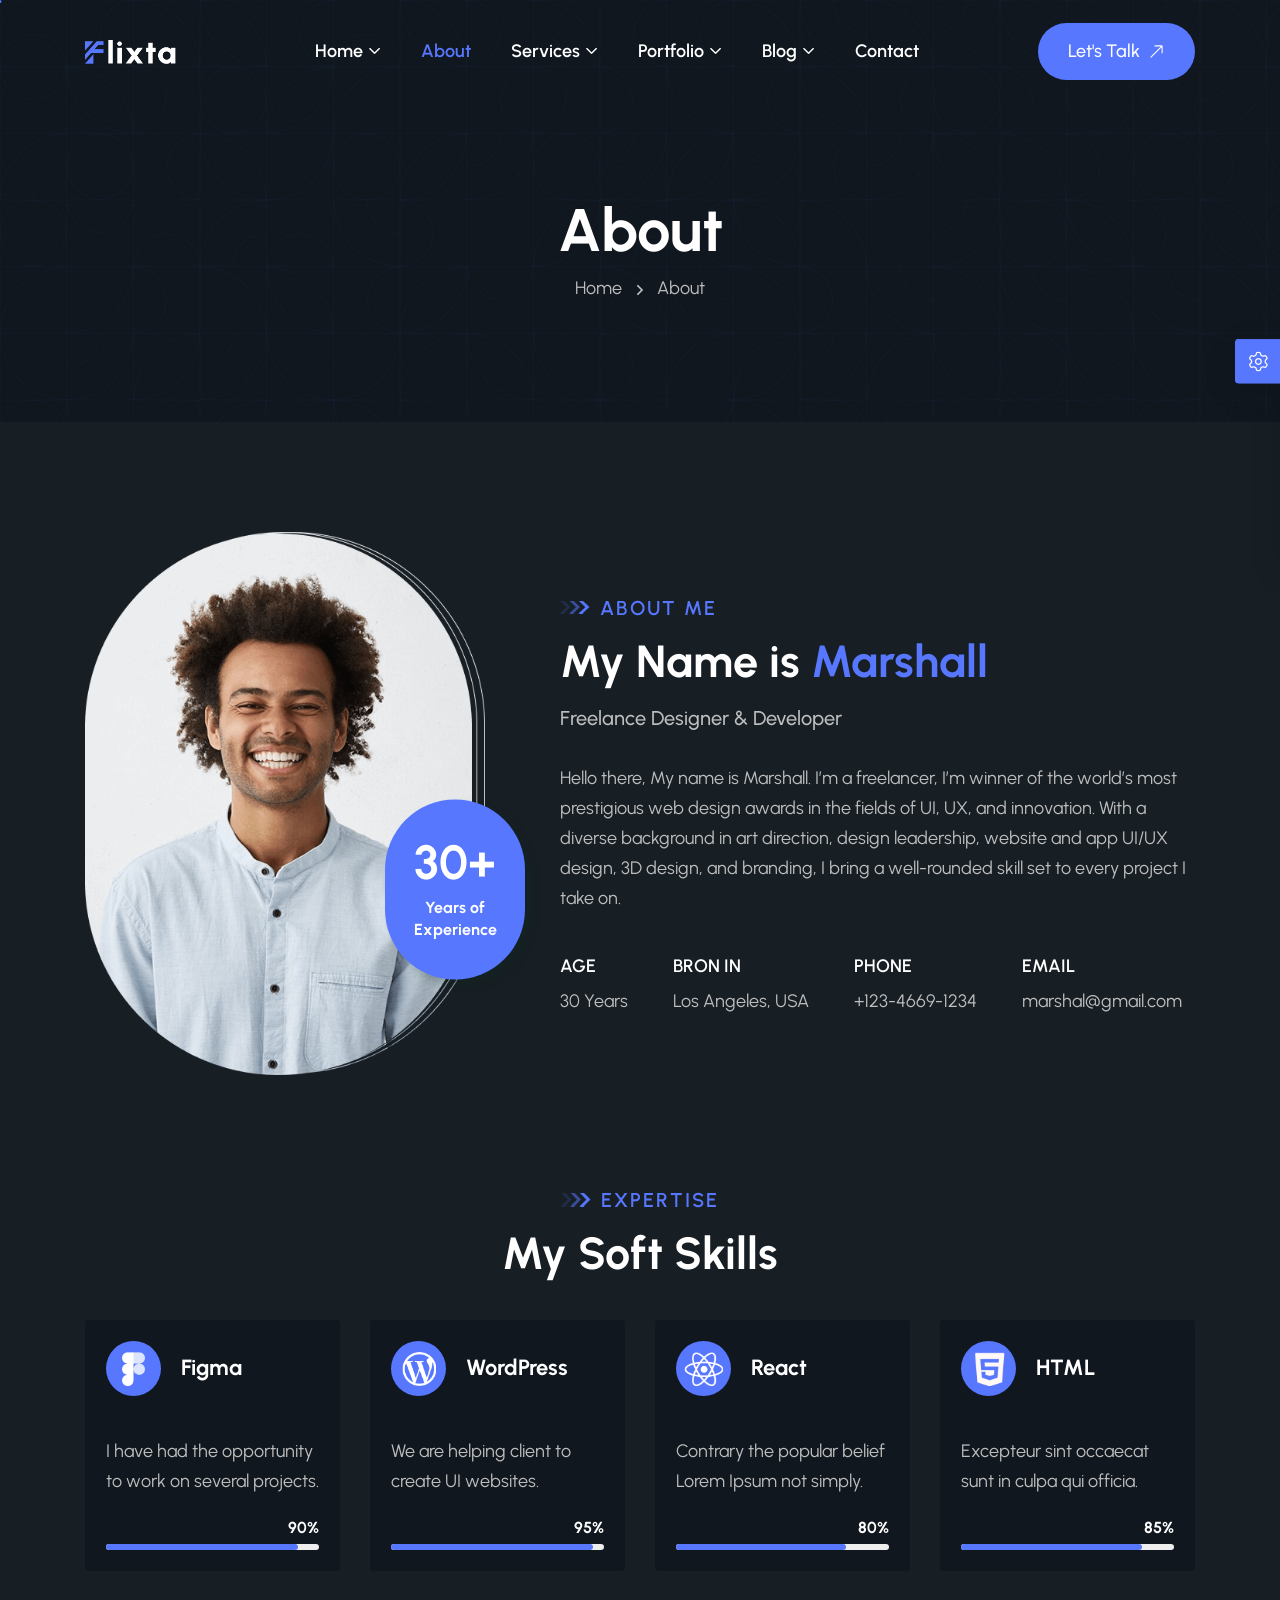
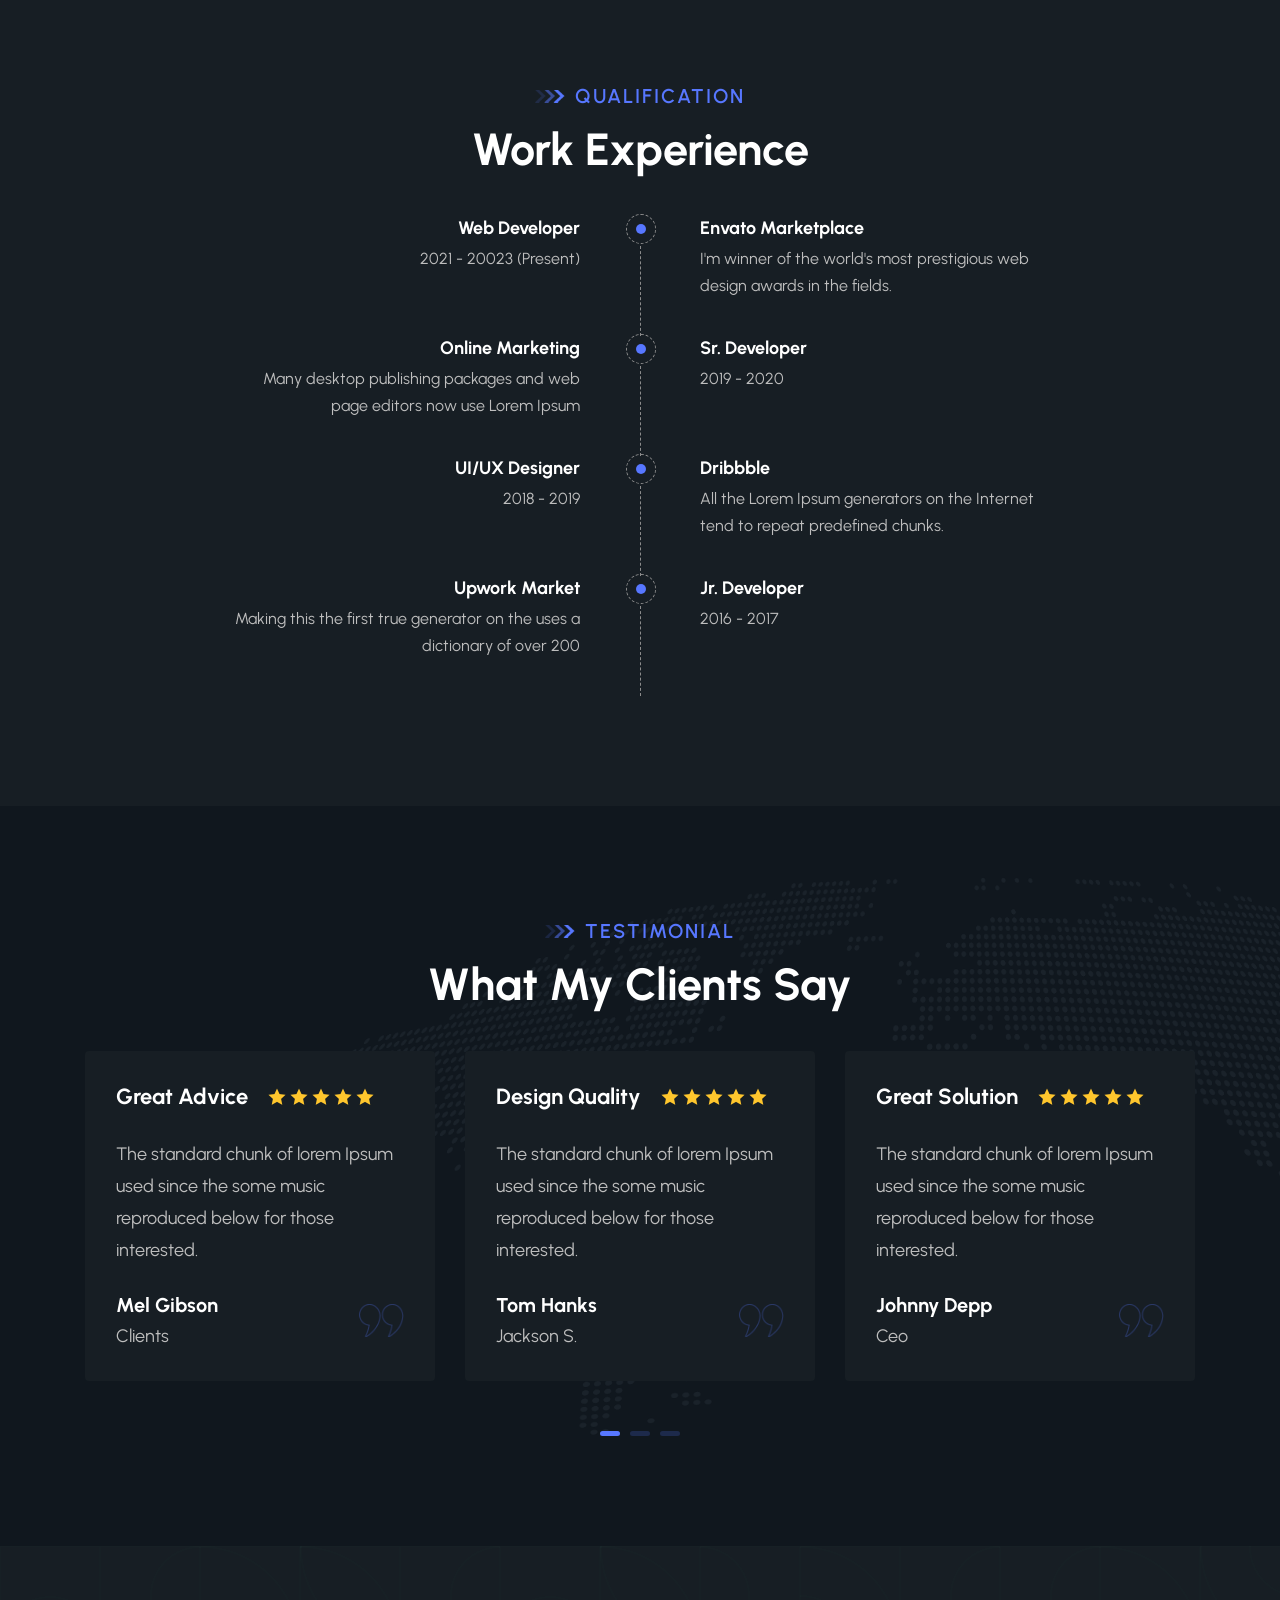
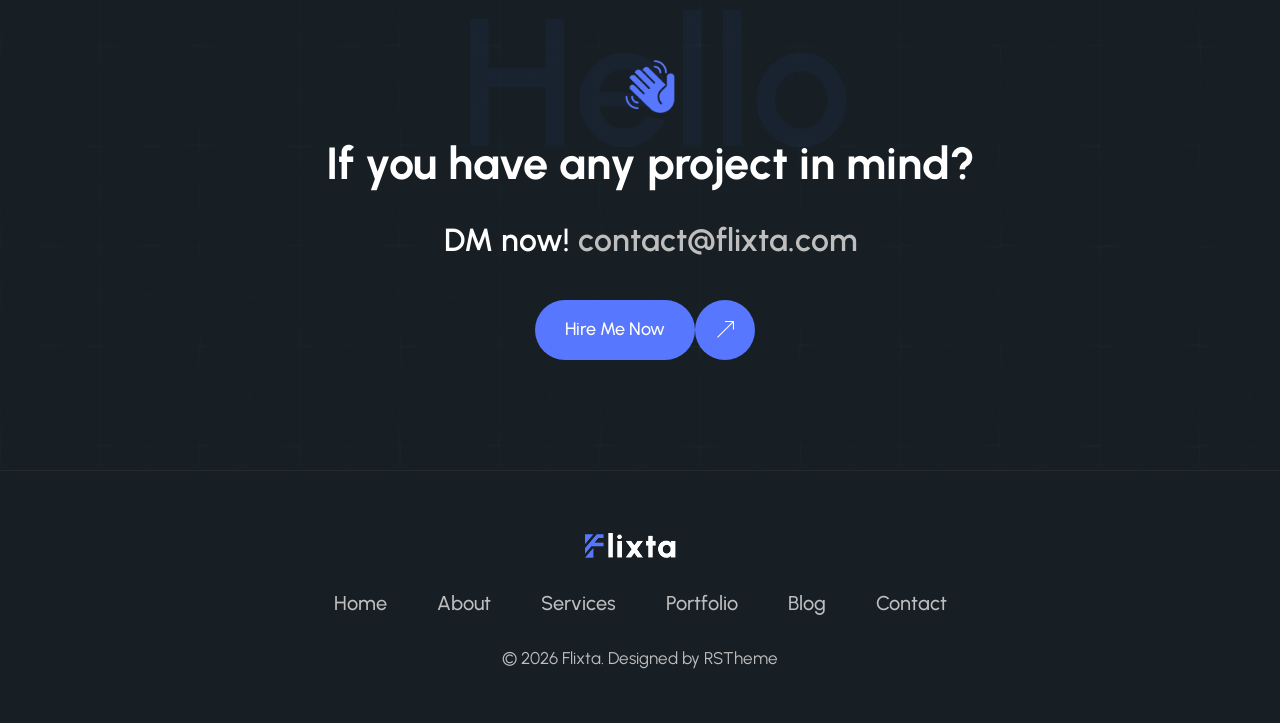
<file: about.html>
<!doctype html>
<html class="no-js" lang="zxx">


<!-- Mirrored from demo.rstheme.com/html/flixta/about.html by HTTrack Website Copier/3.x [XR&CO'2014], Sat, 04 Jan 2025 13:44:47 GMT -->
<head>
    <meta charset="utf-8">
    <meta http-equiv="x-ua-compatible" content="ie=edge">
    <title>About || HTML Template</title>
    <meta name="description" content="">
    <meta name="viewport" content="width=device-width, initial-scale=1">
    <!-- Place favicon.ico in the root directory -->
    <link rel="shortcut icon" type="image/x-icon" href="assets/images/favicon.png">
    <!-- CSS here -->
    <link rel="stylesheet" href="assets/css/vendor/bootstrap.min.css">
    <link rel="stylesheet" href="assets/css/vendor/animate.min.css">
    <link rel="stylesheet" href="assets/css/plugins/swiper.min.css">
    <link rel="stylesheet" href="assets/css/plugins/nice-select.css">
    <link rel="stylesheet" href="assets/css/vendor/magnific-popup.css">
    <link rel="stylesheet" href="assets/css/vendor/fontawesome-pro.css">
    <link rel="stylesheet" href="assets/css/vendor/spacing.css">
    <link rel="stylesheet" href="assets/css/vendor/remixicon.css">
    <link rel="stylesheet" href="assets/css/main.css">
</head>

<body class="rs-smoother-yes rtl">

    <!-- preloader start -->
    <div id="pre-load">
        <div id="loader" class="loader">
            <div class="loader-container">
                <div class="loader-icon"><img src="assets/images/favicon.png" alt=""></div>
            </div>
        </div>
    </div>
    <!-- preloader end -->

    <!-- preloader start -->

    <div id="rs-mouse">
        <div id="cursor-ball"></div>
    </div>

    <!-- preloader end -->

    <!-- Header area start -->
    <header>
        <div class="rs-header-area header-style-one header-transparent" id="header-sticky">
            <div class="container">
                <div class="rs-header-inner">
                    <div class="rs-header-left">
                        <div class="rs-header-logo">
                            <a class="logo-black" href="index.html"><img src="assets/images/logo/logo-black.png" alt="logo"></a>
                            <a class="logo-white" href="index.html"><img src="assets/images/logo/logo-white.png" alt="logo"></a>
                        </div>
                    </div>
                    <div class="rs-header-menu">
                        <nav id="mobile-menu" class="main-menu has-theme-yellow">
                            <ul class="multipage-menu">
                                <li class="menu-item-has-children">
                                    <a href="#">Home</a>
                                    <ul class="submenu last-children">
                                        <li class="menu-item-has-children has-arrow">
                                            <a href="#">Multipages</a>
                                            <ul class="submenu">
                                                <li><a href="index.html">CV/Resume</a></li>
                                                <li><a href="index-freelancer.html">Freelancer</a></li>
                                                <li><a href="index-web-developer.html">Web Developer</a></li>
                                                <li><a href="index-ui-ux-designer.html">UI/UX Designer</a></li>
                                                <li><a href="index-seo-specialist.html">SEO Specialist</a></li>
                                                <li><a href="index-freelance-copywriter.html">Freelance Copywriter</a></li>
                                                <li><a href="index-business-mentor.html">Business Mentor</a></li>
                                                <li><a href="index-doctor.html">Doctor</a></li>
                                                <li><a href="index-lawyer.html">Lawyer</a></li>
                                                <li><a href="index-yoga.html">Yoga</a></li>
                                                <li><a href="index-video-editor.html">video Editor</a></li>
                                                <li><a href="index-photography.html">Photography</a></li>
                                            </ul>
                                        </li>
                                        <li class="menu-item-has-children has-arrow">
                                            <a href="javascript:void(0)">Onepages</a>
                                            <ul class="submenu">
                                                <li><a href="index-resume-one-page.html">CV/Resume Onepage</a></li>
                                                <li><a href="index-freelancer-one-page.html">Freelancer Onepage</a></li>
                                                <li><a href="index-web-developer-one-page.html">Web Developer Onepage</a></li>
                                                <li><a href="index-ui-ux-designer-one-page.html">UI/UX Designer Onepage</a></li>
                                                <li><a href="index-seo-specialist-one-page.html">SEO Specialist Onepage</a></li>
                                                <li><a href="index-freelance-copywriter-one-page.html">Copywriter Onepage</a></li>
                                                <li><a href="index-business-mentor-one-page.html">Business Mentor Onepage</a></li>
                                                <li><a href="index-doctor-one-page.html">Doctor Onepage</a></li>
                                                <li><a href="index-lawyer-one-page.html">Lawyer Onepage</a></li>
                                                <li><a href="index-yoga-one-page.html">Yoga Onepage</a></li>
                                                <li><a href="index-video-editor-one-page.html">video Editor Onepage</a></li>
                                                <li><a href="index-photography-one-page.html">Photography Onepage</a></li>
                                            </ul>
                                        </li>
                                    </ul>
                                </li>
                                <li><a href="about.html">About</a></li>
                                <!-- page menu -->
                                <li class="menu-item-has-children">
                                    <a href="javascript:void(0)">Services</a>
                                    <ul class="submenu last-children">
                                        <li>
                                            <a href="services.html">Services</a>
                                        </li>
                                        <li>
                                            <a href="services-details.html">Services Details</a>
                                        </li>
                                    </ul>
                                </li>
                                <li class="menu-item-has-children">
                                    <a href="javascript:void(0)">Portfolio</a>
                                    <ul class="submenu last-children">
                                        <li>
                                            <a href="portfolio.html">Portfolio</a>
                                        </li>
                                        <li>
                                            <a href="portfolio-details.html">Portfolio Details</a>
                                        </li>
                                    </ul>
                                </li>
                                <!-- elements menu -->
                                <li class="menu-item-has-children">
                                    <a href="javascript:void(0)">Blog</a>
                                    <ul class="submenu last-children">
                                        <li>
                                            <a href="blog.html">Blog</a>
                                        </li>
                                        <li>
                                            <a href="blog-details.html">Blog Details</a>
                                        </li>
                                    </ul>
                                </li>
                                <li><a href="contact.html">Contact</a></li>
                            </ul>
                        </nav>
                    </div>
                    <div class="rs-header-right">
                        <div class="rs-header-btn style-one d-none d-sm-block">
                            <a class="rs-btn has-color has-icon" href="contact.html">Let's Talk
                                <span class="icon-box">
                                <svg class="icon-first" xmlns="http://www.w3.org/2000/svg" viewBox="0 0 32 32">
                                    <path
                                       d="M31.71,15.29l-10-10L20.29,6.71,28.59,15H0v2H28.59l-8.29,8.29,1.41,1.41,10-10A1,1,0,0,0,31.71,15.29Z">
                                    </path>
                                 </svg>
                                 <svg class="icon-second" xmlns="http://www.w3.org/2000/svg" viewBox="0 0 32 32">
                                    <path
                                       d="M31.71,15.29l-10-10L20.29,6.71,28.59,15H0v2H28.59l-8.29,8.29,1.41,1.41,10-10A1,1,0,0,0,31.71,15.29Z">
                                    </path>
                                 </svg>
                            </span>
                            </a>
                        </div>
                        <div class="rs-header-hamburger">
                            <div class="sidebar-toggle">
                                <a class="bar-icon" href="javascript:void(0)">
                                    <span></span>
                                    <span></span>
                                    <span></span>
                                </a>
                            </div>
                        </div>
                    </div>
                </div>
            </div>
        </div>
    </header>

    <!-- Header area end -->

    <!-- Offcanvas area start -->
    <div class="fix">
        <div class="offcanvas-area" data-lenis-prevent>
            <div class="offcanvas-wrapper">
                <div class="offcanvas-content">
                    <div class="offcanvas-top d-flex justify-content-between align-items-center mb-25">
                        <div class="offcanvas-logo">
                            <a class="logo-black" href="index.html"><img src="assets/images/logo/logo-black.png" alt="logo"></a>
                            <a class="logo-white" href="index.html"><img src="assets/images/logo/logo-white.png" alt="logo"></a>
                        </div>
                        <div class="offcanvas-close">
                            <button class="offcanvas-close-icon animation--flip">
                                <span class="offcanvas-m-lines">
                                <span class="offcanvas-m-line line--1"></span><span
                                    class="offcanvas-m-line line--2"></span><span
                                    class="offcanvas-m-line line--3"></span>
                                </span>
                            </button>
                        </div>
                    </div>
                    <div class="offcanvas-about mb-30 d-none d-sm-block">
                        <h4 class="offcanvas-title-meta">About Flixta</h4>
                        <p>Flixta is a Modern Personal Portfolio Website. Specifically designed for who need personal
                            Portfolios and small business. </p>
                    </div>
                    <div class="mobile-menu">
                        <div class="rs-offcanvas-menu mb-25">
                            <nav></nav>
                        </div>
                    </div>
                    <div class="offcanvas-contact mb-30">
                        <h4 class="offcanvas-title-meta">Contact Info</h4>
                        <ul>
                            <li class="d-flex align-items-center gap-15">
                                <div class="offcanvas-contact-icon">
                                    <svg xmlns="http://www.w3.org/2000/svg" width="14" height="18" viewBox="0 0 14 18" fill="none">
                                        <path d="M11.8768 9.68475C11.3059 10.835 10.5331 11.9818 9.74128 13.0109C8.95198 14.0368 8.15999 14.9249 7.5643 15.5572C7.48514 15.6412 7.40956 15.7206 7.33802 15.7951C7.26648 15.7206 7.1909 15.6412 7.11174 15.5572C6.51605 14.9249 5.72406 14.0368 4.93476 13.0109C4.14299 11.9818 3.37019 10.835 2.79925 9.68475C2.22242 8.52266 1.89032 7.43373 1.89032 6.5C1.89032 3.50846 4.32934 1.08333 7.33802 1.08333C10.3467 1.08333 12.7857 3.50846 12.7857 6.5C12.7857 7.43373 12.4536 8.52266 11.8768 9.68475ZM7.33802 17.3333C7.33802 17.3333 13.8753 11.1732 13.8753 6.5C13.8753 2.91015 10.9484 0 7.33802 0C3.7276 0 0.800781 2.91015 0.800781 6.5C0.800781 11.1732 7.33802 17.3333 7.33802 17.3333Z" fill="#6D6D6D"></path>
                                        <path d="M7.33802 8.66667C6.13455 8.66667 5.15894 7.69662 5.15894 6.5C5.15894 5.30338 6.13455 4.33333 7.33802 4.33333C8.54149 4.33333 9.5171 5.30338 9.5171 6.5C9.5171 7.69662 8.54149 8.66667 7.33802 8.66667ZM7.33802 9.75C9.14323 9.75 10.6066 8.29492 10.6066 6.5C10.6066 4.70507 9.14323 3.25 7.33802 3.25C5.53281 3.25 4.0694 4.70507 4.0694 6.5C4.0694 8.29492 5.53281 9.75 7.33802 9.75Z" fill="#6D6D6D"></path>
                                    </svg>
                                </div>
                                <div class="offcanvas-contact-text">
                                    <a href="#"> 2096 New Market, New Road <br>
                                    North Carolina, USA </a>
                                </div>
                            </li>
                            <li class="d-flex align-items-center gap-15">
                                <div class="offcanvas-contact-icon">
                                    <svg xmlns="http://www.w3.org/2000/svg" width="16" height="16" viewBox="0 0 16 16" fill="none">
                                        <path d="M3.65387 1.32849C3.40343 1.00649 2.92745 0.976861 2.639 1.26531L1.60508 2.29923C1.1216 2.78271 0.94387 3.46766 1.1551 4.06847C2.00338 6.48124 3.39215 8.74671 5.32272 10.6773C7.25329 12.6078 9.51876 13.9966 11.9315 14.8449C12.5323 15.0561 13.2173 14.8784 13.7008 14.3949L14.7347 13.361C15.0231 13.0726 14.9935 12.5966 14.6715 12.3461L12.3653 10.5524C12.2008 10.4245 11.9866 10.3793 11.7845 10.4298L9.59541 10.9771C9.00082 11.1257 8.37183 10.9515 7.93845 10.5181L5.48187 8.06155C5.04849 7.62817 4.87427 6.99919 5.02292 6.40459L5.57019 4.21553C5.62073 4.01336 5.57552 3.79918 5.44758 3.63468L3.65387 1.32849ZM1.88477 0.511076C2.62689 -0.231039 3.8515 -0.154797 4.49583 0.673634L6.28954 2.97983C6.6187 3.40304 6.73502 3.95409 6.60498 4.47423L6.05772 6.66329C5.99994 6.8944 6.06766 7.13888 6.2361 7.30732L8.69268 9.7639C8.86113 9.93235 9.1056 10.0001 9.33671 9.94229L11.5258 9.39502C12.0459 9.26499 12.597 9.3813 13.0202 9.71047L15.3264 11.5042C16.1548 12.1485 16.231 13.3731 15.4889 14.1152L14.455 15.1492C13.7153 15.8889 12.6089 16.2137 11.5778 15.8512C9.01754 14.9511 6.61438 13.4774 4.56849 11.4315C2.5226 9.38562 1.04895 6.98246 0.148838 4.42225C-0.213682 3.39112 0.11113 2.28472 0.85085 1.545L1.88477 0.511076Z" fill="#6D6D6D"></path>
                                        <path d="M11 0.5C11 0.223858 11.2239 0 11.5 0H15.5C15.7761 0 16 0.223858 16 0.5V4.5C16 4.77614 15.7761 5 15.5 5C15.2239 5 15 4.77614 15 4.5V1.70711L10.8536 5.85355C10.6583 6.04882 10.3417 6.04882 10.1464 5.85355C9.95118 5.65829 9.95118 5.34171 10.1464 5.14645L14.2929 1H11.5C11.2239 1 11 0.776142 11 0.5Z" fill="#6D6D6D"></path>
                                    </svg>
                                </div>
                                <div class="offcanvas-contact-text">
                                    <a href="tel:+12346691234"> +123-4669-1234 </a>
                                </div>
                            </li>
                            <li class="d-flex align-items-center gap-15">
                                <div class="offcanvas-contact-icon">
                                    <svg xmlns="http://www.w3.org/2000/svg" width="16" height="16" viewBox="0 0 16 16" fill="none">
                                        <path d="M2 2C0.895431 2 0 2.89543 0 4V12L2.58386e-05 12.0103C0.00555998 13.1101 0.898859 14 2 14H7.5C7.77614 14 8 13.7761 8 13.5C8 13.2239 7.77614 13 7.5 13H2C1.53715 13 1.14774 12.6855 1.03376 12.2586L6.67417 8.7876L8 9.5831L15 5.3831V8.5C15 8.77614 15.2239 9 15.5 9C15.7761 9 16 8.77614 16 8.5V4C16 2.89543 15.1046 2 14 2H2ZM5.70808 8.20794L1 11.1052V5.3831L5.70808 8.20794ZM1 4.2169V4C1 3.44772 1.44772 3 2 3H14C14.5523 3 15 3.44772 15 4V4.2169L8 8.4169L1 4.2169Z" fill="#6D6D6D"></path>
                                        <path d="M14.2467 14.2686C15.2567 14.2686 15.8339 13.4116 15.8339 12.2442V12.0344C15.8339 10.4297 14.6402 9 12.5197 9H12.4847C10.421 9 9 10.3598 9 12.4322V12.6465C9 14.8195 10.4385 16 12.3579 16H12.4016C12.9963 16 13.4204 15.9257 13.639 15.8251V15.0949C13.3941 15.2042 12.9656 15.2742 12.4585 15.2742H12.4147C11.0812 15.2742 9.84385 14.4872 9.84385 12.6202V12.4628C9.84385 10.8057 10.9019 9.73891 12.4847 9.73891H12.524C14.0587 9.73891 15.0075 10.7883 15.0075 12.065V12.183C15.0075 13.158 14.6839 13.5734 14.3691 13.5734C14.1374 13.5734 13.9582 13.4247 13.9582 13.1537V10.9631H13.0531V11.5315H13.0225C12.9394 11.2342 12.6552 10.9019 12.0693 10.9019C11.2911 10.9019 10.8101 11.4572 10.8101 12.3011V12.8301C10.8101 13.722 11.2998 14.2642 12.0693 14.2642C12.5415 14.2642 12.9656 14.0369 13.0837 13.6215H13.1274C13.2455 14.0412 13.7439 14.2686 14.2467 14.2686ZM11.7939 12.6814V12.4541C11.7939 11.9076 12.0212 11.6627 12.3666 11.6627C12.664 11.6627 12.9394 11.8551 12.9394 12.371V12.7383C12.9394 13.3111 12.6858 13.4816 12.3754 13.4816C12.0212 13.4816 11.7939 13.2673 11.7939 12.6814Z" fill="#6D6D6D"></path>
                                    </svg>
                                </div>
                                <div class="offcanvas-contact-text">
                                    <a href="mailto:hello@flixta.com">hello@flixta.com</a>
                                </div>
                            </li>
                        </ul>
                    </div>
                    <div class="offcanvas-social">
                        <h4 class="offcanvas-title-meta">Subscribe & Follow</h4>
                        <ul>
                            <li><a href="#"><i class="fab fa-facebook-f"></i></a></li>
                            <li><a href="#"><i class="fab fa-twitter"></i></a></li>
                            <li><a href="#"><i class="fab fa-youtube"></i></a></li>
                            <li><a href="#"><i class="fab fa-linkedin"></i></a></li>
                        </ul>
                    </div>
                </div>
            </div>
        </div>
    </div>
    <div class="offcanvas-overlay"></div>
    <div class="offcanvas-overlay-white"></div>
    <!-- Offcanvas area start -->

    <!-- Body main wrapper start -->
    <main>

        <!-- breadcrumb area start -->
        <section class="rs-breadcrumb-area rs-breadcrumb-one p-relative">
            <div class="rs-breadcrumb-bg bg-white" data-background="assets/images/bg/breadcrumb-bg-01.png"></div>
            <div class="rs-breadcrumb-bg bg-black" data-background="assets/images/bg/breadcrumb-bg-dark-01.png"></div>
            <div class="container">
                <div class="row justify-content-center">
                    <div class="col-xxl-6 col-xl-8 col-lg-8">
                        <div class="rs-breadcrumb-content-wrapper">
                            <div class="rs-breadcrumb-title-wrapper text-center">
                                <h1 class="rs-breadcrumb-title">About</h1>
                            </div>
                            <div class="rs-breadcrumb-menu text-center">
                                <nav>
                                    <ul>
                                        <li><span><a href="index.html">Home</a></span></li>
                                        <li><span>About</span></li>
                                    </ul>
                                </nav>
                            </div>
                        </div>
                    </div>
                </div>
            </div>
        </section>
        <!-- breadcrumb area end -->

        <!-- about area start -->
        <section class="rs-about-area section-space rs-about-fourteen primary-bg">
            <div class="container">
                <div class="row align-items-center justify-content-center g-5">
                    <div class="col-xl-5 col-lg-5">
                        <div class="rs-about-thumb-wrapper position-relative wow fadeInLeft" data-wow-delay=".3s">
                            <div class="rs-about-thumb">
                                <img src="assets/images/about/about-thumb-10.png" alt="image">
                                <div class="rs-about-exp gsap-move up-100 start-70">
                                    <h3 class="rs-about-exp-title"><span data-purecounter-duration="1" data-purecounter-end="30"
                                 class="purecounter">30</span>+</h3>
                                    <p>Years of Experience</p>
                                </div>
                            </div>
                        </div>
                    </div>
                    <div class="col-xl-7 col-lg-7">
                        <div class="rs-about-content-wrapper wow fadeInRight" data-wow-delay=".3s">
                            <div class="rs-section-title-wrapper">
                                <span class="rs-section-subtitle justify-content-start">
                           <img src="assets/images/shape/small-arrow.png" alt="image">
                           About Me
                        </span>
                                <h2 class="rs-section-title mb-15 rs-split-text-enable split-in-fade">My Name is <span class="rs-text-primary">Marshall</span> </h2>
                                <p class="rs-about-designation">Freelance Designer &amp; Developer</p>
                                <p class="rs-about-description">Hello there, My name is Marshall. I’m a freelancer, I’m winner
                                    of the world’s most prestigious web design awards in the fields of UI, UX, and innovation.
                                    With a diverse background in art direction, design leadership, website and app UI/UX design,
                                    3D design, and branding, I bring a well-rounded skill set to every project I take on.</p>
                            </div>
                            <div class="rs-about-bio">
                                <ul>
                                    <li>
                                        Age
                                        <span>30 Years</span>
                                    </li>
                                    <li>
                                        Bron In
                                        <span>Los Angeles, USA</span>
                                    </li>
                                    <li>
                                        Phone
                                        <span><a href="tel:+12346691234"> +123-4669-1234 </a></span>
                                    </li>
                                    <li>
                                        Email
                                        <span><a href="mailto:marshal@gmail.com">marshal@gmail.com</a></span>
                                    </li>
                                </ul>
                            </div>
                        </div>
                    </div>
                </div>
            </div>
        </section>
        <!-- about area end -->

        <!-- skill area start -->
        <section class="rs-skill-area rs-skill-one has-space-none primary-bg has-bg-dark">
            <div class="container">
                <div class="row justify-content-center">
                    <div class="col-xl-6 col-lg-6">
                        <div class="rs-section-title-wrapper section-title-space text-center">
                            <span class="rs-section-subtitle">
                        <img src="assets/images/shape/small-arrow.png" alt="image">Expertise
                     </span>
                            <h2 class="rs-section-title rs-split-text-enable split-in-fade">My Soft Skills</h2>
                        </div>
                    </div>
                </div>
                <div class="row g-5">
                    <div class="col-xl-3 col-lg-4 col-md-6">
                        <div class="rs-skill-wrapper wow fadeInUp" data-wow-delay=".3s">
                            <div class="rs-skill-item">
                                <div class="rs-skill-top">
                                    <div class="rs-skill-icon">
                                        <img src="assets/images/icon/figma.png" alt="image">
                                    </div>
                                    <h5 class="rs-skill-title">Figma</h5>
                                </div>
                                <div class="rs-skill-bottom">
                                    <div class="rs-skill-description">
                                        <p> I have had the opportunity to work on several projects.</p>
                                    </div>
                                    <div class="rs-skill-progress">
                                        <div class="single-progress">
                                            <div class="progress">
                                                <div class="progress-bar wow fadeInLeft" data-wow-duration="0.8s" data-wow-delay=".3s" role="progressbar" style="width: 90%" aria-valuenow="90" aria-valuemin="0" aria-valuemax="100">
                                                </div>
                                                <span class="progress-number">90%</span>
                                            </div>
                                        </div>
                                    </div>
                                </div>
                            </div>
                        </div>
                    </div>
                    <div class="col-xl-3 col-lg-4 col-md-6">
                        <div class="rs-skill-wrapper wow fadeInUp" data-wow-delay=".5s">
                            <div class="rs-skill-item">
                                <div class="rs-skill-top">
                                    <div class="rs-skill-icon">
                                        <img src="assets/images/icon/wordpress.png" alt="image">
                                    </div>
                                    <h5 class="rs-skill-title">WordPress</h5>
                                </div>
                                <div class="rs-skill-bottom">
                                    <div class="rs-skill-description">
                                        <p> We are helping client to create UI websites.</p>
                                    </div>
                                    <div class="rs-skill-progress">
                                        <div class="single-progress">
                                            <div class="progress">
                                                <div class="progress-bar wow fadeInLeft" data-wow-duration="0.8s" data-wow-delay=".3s" role="progressbar" style="width: 95%" aria-valuenow="95" aria-valuemin="0" aria-valuemax="100">
                                                </div>
                                                <span class="progress-number">95%</span>
                                            </div>
                                        </div>
                                    </div>
                                </div>
                            </div>
                        </div>
                    </div>
                    <div class="col-xl-3 col-lg-4 col-md-6">
                        <div class="rs-skill-wrapper wow fadeInUp" data-wow-delay=".7s">
                            <div class="rs-skill-item">
                                <div class="rs-skill-top">
                                    <div class="rs-skill-icon">
                                        <img src="assets/images/icon/react.png" alt="image">
                                    </div>
                                    <h5 class="rs-skill-title">React</h5>
                                </div>
                                <div class="rs-skill-bottom">
                                    <div class="rs-skill-description">
                                        <p> Contrary the popular belief Lorem Ipsum not simply.</p>
                                    </div>
                                    <div class="rs-skill-progress">
                                        <div class="single-progress">
                                            <div class="progress">
                                                <div class="progress-bar wow fadeInLeft" data-wow-duration="0.8s" data-wow-delay=".3s" role="progressbar" style="width: 80%" aria-valuenow="80" aria-valuemin="0" aria-valuemax="100">
                                                </div>
                                                <span class="progress-number">80%</span>
                                            </div>
                                        </div>
                                    </div>
                                </div>
                            </div>
                        </div>
                    </div>
                    <div class="col-xl-3 col-lg-4 col-md-6">
                        <div class="rs-skill-wrapper wow fadeInUp" data-wow-delay=".9s">
                            <div class="rs-skill-item">
                                <div class="rs-skill-top">
                                    <div class="rs-skill-icon">
                                        <img src="assets/images/icon/html.png" alt="image">
                                    </div>
                                    <h5 class="rs-skill-title">HTML</h5>
                                </div>
                                <div class="rs-skill-bottom">
                                    <div class="rs-skill-description">
                                        <p> Excepteur sint occaecat sunt in culpa qui officia.</p>
                                    </div>
                                    <div class="rs-skill-progress">
                                        <div class="single-progress">
                                            <div class="progress">
                                                <div class="progress-bar wow fadeInLeft" data-wow-duration="0.8s" data-wow-delay=".3s" role="progressbar" style="width: 85%" aria-valuenow="85" aria-valuemin="0" aria-valuemax="100">
                                                </div>
                                                <span class="progress-number">85%</span>
                                            </div>
                                        </div>
                                    </div>
                                </div>
                            </div>
                        </div>
                    </div>
                </div>
            </div>
        </section>
        <!-- skill area start -->

        <!-- qualification area start -->
        <section class="rs-qualification-area rs-qualification-three section-space primary-bg">
            <div class="container">
                <div class="row justify-content-center">
                    <div class="col-xl-6 col-lg-6">
                        <div class="rs-section-title-wrapper section-title-space text-center">
                            <span class="rs-section-subtitle">
                        <img src="assets/images/shape/small-arrow.png" alt="image">Qualification
                     </span>
                            <h2 class="rs-section-title rs-split-text-enable split-in-fade">Work Experience</h2>
                        </div>
                    </div>
                </div>
                <div class="row justify-content-center g-5">
                    <div class="col-xl-9 col-lg-10">
                        <div class="rs-qualification-content">
                            <div class="rs-qualification-item">
                                <div class="left-part wow fadeInLeft" data-wow-delay=".3s">
                                    <h6 class="rs-qualification-title">Web Developer</h6>
                                    <span class="rs-qualification-meta">2021 - 20023 (Present)</span>
                                </div>
                                <div class="rs-divider"></div>
                                <div class="right-part wow fadeInRight" data-wow-delay=".3s">
                                    <h6 class="rs-qualification-title">Envato Marketplace</h6>
                                    <span class="rs-qualification-meta">I'm winner of the world's most prestigious web design awards in the fields.</span>
                                </div>
                            </div>
                            <div class="rs-qualification-item">
                                <div class="left-part wow fadeInLeft" data-wow-delay=".5s">
                                    <h6 class="rs-qualification-title">Online Marketing</h6>
                                    <span class="rs-qualification-meta">Many desktop publishing packages and web page editors now use Lorem Ipsum</span>
                                </div>
                                <div class="rs-divider"></div>
                                <div class="right-part wow fadeInRight" data-wow-delay=".5s">
                                    <h6 class="rs-qualification-title">Sr. Developer</h6>
                                    <span class="rs-qualification-meta">2019 - 2020</span>
                                </div>
                            </div>
                            <div class="rs-qualification-item">
                                <div class="left-part wow fadeInLeft" data-wow-delay=".7s">
                                    <h6 class="rs-qualification-title">UI/UX Designer</h6>
                                    <span class="rs-qualification-meta">2018 - 2019</span>
                                </div>
                                <div class="rs-divider"></div>
                                <div class="right-part wow fadeInRight" data-wow-delay=".7s">
                                    <h6 class="rs-qualification-title">Dribbble</h6>
                                    <span class="rs-qualification-meta">All the Lorem Ipsum generators on the Internet tend to repeat predefined chunks.</span>
                                </div>
                            </div>
                            <div class="rs-qualification-item">
                                <div class="left-part wow fadeInLeft" data-wow-delay=".9s">
                                    <h6 class="rs-qualification-title">Upwork Market</h6>
                                    <span class="rs-qualification-meta">Making this the first true generator on the uses a dictionary of over 200</span>
                                </div>
                                <div class="rs-divider"></div>
                                <div class="right-part wow fadeInRight" data-wow-delay=".9s">
                                    <h6 class="rs-qualification-title">Jr. Developer</h6>
                                    <span class="rs-qualification-meta">2016 - 2017</span>
                                </div>
                            </div>
                        </div>
                    </div>
                </div>
            </div>
        </section>
        <!-- qualification area end -->

        <!-- testimonial area start -->
        <section class="rs-testimonial-area rs-testimonial-one section-space p-relative secondary-bg">
            <div class="rs-testimonial-bg" data-background="assets/images/bg/testimonial-bg-01.png">
            </div>
            <div class="container">
                <div class="row justify-content-center">
                    <div class="col-xl-6 col-lg-6">
                        <div class="rs-section-title-wrapper section-title-space text-center">
                            <span class="rs-section-subtitle">
                        <img src="assets/images/shape/small-arrow.png" alt="image">TESTIMONIAL
                     </span>
                            <h2 class="rs-section-title rs-split-text-enable split-in-fade">What My Clients Say</h2>
                        </div>
                    </div>
                </div>
                <div class="row">
                    <div class="col-xl-12">
                        <div class="swiper testimonial_active_one wow fadeInUp" data-wow-delay=".3s">
                            <div class="swiper-wrapper">
                                <div class="swiper-slide">
                                    <div class="rs-testimonial-wrapper">
                                        <div class="rs-testimonial-item">
                                            <div class="rs-testimonial-content">
                                                <div class="rs-testimonial-top">
                                                    <h5 class="rs-testimonial-title">Great Advice</h5>
                                                    <div class="rs-rating">
                                                        <span><i class="ri-star-fill"></i></span>
                                                        <span><i class="ri-star-fill"></i></span>
                                                        <span><i class="ri-star-fill"></i></span>
                                                        <span><i class="ri-star-fill"></i></span>
                                                        <span><i class="ri-star-fill"></i></span>
                                                    </div>
                                                </div>
                                                <div class="rs-testimonial-description">
                                                    <p> The standard chunk of lorem Ipsum used since the some music reproduced below
                                                        for
                                                        those interested.</p>
                                                </div>
                                            </div>
                                            <div class="rs-testimonial-bottom">
                                                <div class="rs-testimonial-avater-info">
                                                    <h6 class="rs-testimonial-avater-title">Mel Gibson</h6>
                                                    <span class="rs-testimonial-avater-designation">Clients</span>
                                                </div>
                                                <div class="rs-testimonial-icon">
                                                    <img src="assets/images/shape/quote-shape.png" alt="image">
                                                </div>
                                            </div>
                                        </div>
                                    </div>
                                </div>
                                <div class="swiper-slide">
                                    <div class="rs-testimonial-wrapper">
                                        <div class="rs-testimonial-item">
                                            <div class="rs-testimonial-content">
                                                <div class="rs-testimonial-top">
                                                    <h5 class="rs-testimonial-title">Design Quality</h5>
                                                    <div class="rs-rating">
                                                        <span><i class="ri-star-fill"></i></span>
                                                        <span><i class="ri-star-fill"></i></span>
                                                        <span><i class="ri-star-fill"></i></span>
                                                        <span><i class="ri-star-fill"></i></span>
                                                        <span><i class="ri-star-fill"></i></span>
                                                    </div>
                                                </div>
                                                <div class="rs-testimonial-description">
                                                    <p> The standard chunk of lorem Ipsum used since the some music reproduced below
                                                        for
                                                        those interested.</p>
                                                </div>
                                            </div>
                                            <div class="rs-testimonial-bottom">
                                                <div class="rs-testimonial-avater-info">
                                                    <h6 class="rs-testimonial-avater-title">Tom Hanks</h6>
                                                    <span class="rs-testimonial-avater-designation">Jackson S.</span>
                                                </div>
                                                <div class="rs-testimonial-icon">
                                                    <img src="assets/images/shape/quote-shape.png" alt="image">
                                                </div>
                                            </div>
                                        </div>
                                    </div>
                                </div>
                                <div class="swiper-slide">
                                    <div class="rs-testimonial-wrapper">
                                        <div class="rs-testimonial-item">
                                            <div class="rs-testimonial-content">
                                                <div class="rs-testimonial-top">
                                                    <h5 class="rs-testimonial-title">Great Solution</h5>
                                                    <div class="rs-rating">
                                                        <span><i class="ri-star-fill"></i></span>
                                                        <span><i class="ri-star-fill"></i></span>
                                                        <span><i class="ri-star-fill"></i></span>
                                                        <span><i class="ri-star-fill"></i></span>
                                                        <span><i class="ri-star-fill"></i></span>
                                                    </div>
                                                </div>
                                                <div class="rs-testimonial-description">
                                                    <p> The standard chunk of lorem Ipsum used since the some music reproduced below
                                                        for
                                                        those interested.</p>
                                                </div>
                                            </div>
                                            <div class="rs-testimonial-bottom">
                                                <div class="rs-testimonial-avater-info">
                                                    <h6 class="rs-testimonial-avater-title">Johnny Depp</h6>
                                                    <span class="rs-testimonial-avater-designation">Ceo</span>
                                                </div>
                                                <div class="rs-testimonial-icon">
                                                    <img src="assets/images/shape/quote-shape.png" alt="image">
                                                </div>
                                            </div>
                                        </div>
                                    </div>
                                </div>
                            </div>
                            <div class="rs-pagination justify-content-center mt-50"></div>
                        </div>
                    </div>
                </div>
            </div>
        </section>
        <!-- testimonial area end -->

        <!-- cta area start -->
        <section class="rs-cta-area section-space rs-cta-four p-relative primary-bg">
            <div class="rs-cta-bg" data-background="assets/images/bg/cta-bg-01.png">
            </div>
            <div class="container">
                <div class="row align-items-center justify-content-center g-5">
                    <div class="col-xl-8 col-lg-8">
                        <div class="rs-cta-content">
                            <div class="rs-cta-large-text  gsap-move right-60 start-81">
                                <h2 class="rs-cta-large-title">Hello</h2>
                            </div>
                            <div class="rs-cta-shape">
                                <img src="assets/images/shape/hand-shape.png" alt="image">
                            </div>
                            <h2 class="rs-cta-title rs-split-text-enable split-in-fade">If you have any project in mind?</h2>
                            <h3 class="rs-cta-meta">
                                DM now!
                                <a href="mailto:contact@flixta.com">contact@flixta.com</a>
                            </h3>
                            <div class="rs-cta-btn">
                                <div class="rs-btn-group">
                                    <a class="rs-btn rs-btn-circle" href="contact.html">
                                        <svg xmlns="http://www.w3.org/2000/svg" viewBox="0 0 32 32">
                                            <path d="M31,0H15V2H28.59L.29,30.29l1.41,1.41L30,3.41V16h2V1A1,1,0,0,0,31,0Z"></path>
                                        </svg>
                                    </a>
                                    <a class="rs-btn rs-btn-primary" href="contact.html">Hire Me Now</a>
                                    <a class="rs-btn rs-btn-circle" href="contact.html">
                                        <svg xmlns="http://www.w3.org/2000/svg" viewBox="0 0 32 32">
                                            <path d="M31,0H15V2H28.59L.29,30.29l1.41,1.41L30,3.41V16h2V1A1,1,0,0,0,31,0Z"></path>
                                        </svg>
                                    </a>
                                </div>
                            </div>
                        </div>
                    </div>
                </div>
            </div>
        </section>
        <!-- cta area end -->


    </main>
    <!-- Body main wrapper end -->

    <!-- footer area start -->
    <footer class="rs-footer-area rs-footer-one primary-bg">
        <div class="container">
            <div class="row justify-content-center">
                <div class="col-xl-6">
                    <div class="rs-footer-widget footer-1-col-1">
                        <div class="rs-footer-widget-logo text-center">
                            <a class="logo-black" href="index.html"><img src="assets/images/logo/logo-black.png" alt="logo"></a>
                            <a class="logo-white" href="index.html"><img src="assets/images/logo/logo-white.png" alt="logo"></a>
                        </div>
                        <div class="rs-footer-widget-content">
                            <div class="rs-footer-list-wrapper">
                                <ul class="rs-footer-list">
                                    <li><a href="index.html">Home</a></li>
                                    <li><a href="about.html">About</a></li>
                                    <li><a href="services.html">Services</a></li>
                                    <li><a href="portfolio.html">Portfolio</a></li>
                                    <li><a href="blog.html">Blog</a></li>
                                    <li><a href="contact.html">Contact</a></li>
                                </ul>
                            </div>
                        </div>
                    </div>
                </div>
            </div>
        </div>
        <div class="rs-footer-copyright-area rs-copyright-one">
            <div class="container">
                <div class="row justify-content-center">
                    <div class="col-xl-12">
                        <div class="rs-footer-copyright text-center">
                            <p>© <span id="year"></span> Flixta. Designed by <a href="https://rstheme.com/">RSTheme</a></p>
                        </div>
                    </div>
                </div>
            </div>
        </div>
    </footer>
    <!-- footer area end -->

    <!-- back to top -->
    <!-- Backtotop start -->
    <div class="backtotop-wrap cursor-pointer">
        <svg class="backtotop-circle svg-content" width="100%" height="100%" viewBox="-1 -1 102 102">
            <path d="M50,1 a49,49 0 0,1 0,98 a49,49 0 0,1 0,-98" />
        </svg>
    </div>
    <!-- Backtotop end -->

    <!-- JS here -->
    <script src="assets/js/vendor/jquery-3.7.1.min.js"></script>
    <script src="assets/js/plugins/waypoints.min.js"></script>
    <script src="assets/js/vendor/bootstrap.bundle.min.js"></script>
    <script src="assets/js/plugins/meanmenu.min.js"></script>
    <script src="assets/js/plugins/swiper.min.js"></script>
    <script src="assets/js/plugins/wow.js"></script>
    <script src="assets/js/vendor/magnific-popup.min.js"></script>
    <script src="assets/js/vendor/isotope.pkgd.min.js"></script>
    <script src="assets/js/vendor/imagesloaded.pkgd.min.js"></script>
    <script src="assets/js/plugins/nice-select.min.js"></script>
    <script src="assets/js/plugins/jarallax.min.js"></script>
    <script src="assets/js/vendor/ajax-form.js"></script>
    <script src="assets/js/plugins/easypie.js"></script>
    <script src="assets/js/plugins/headding-title.js"></script>
    <script src="assets/js/plugins/lenis.min.js"></script>
    <script src="assets/js/plugins/gsap.min.js"></script>
    <script src="assets/js/plugins/rs-anim-int.js"></script>
    <script src="assets/js/plugins/rs-scroll-trigger.min.js"></script>
    <script src="assets/js/plugins/rs-splitText.min.js"></script>
    <script src="assets/js/plugins/jquery.lettering.js"></script>
    <script src="assets/js/plugins/parallax-effect.min.js"></script>
    <script src="assets/js/vendor/purecounter.js"></script>
    <script src="assets/js/vendor/dark-light.js"></script>
    <script src="assets/js/main.js"></script>
</body>


<!-- Mirrored from demo.rstheme.com/html/flixta/about.html by HTTrack Website Copier/3.x [XR&CO'2014], Sat, 04 Jan 2025 13:44:49 GMT -->
</html>
</file>
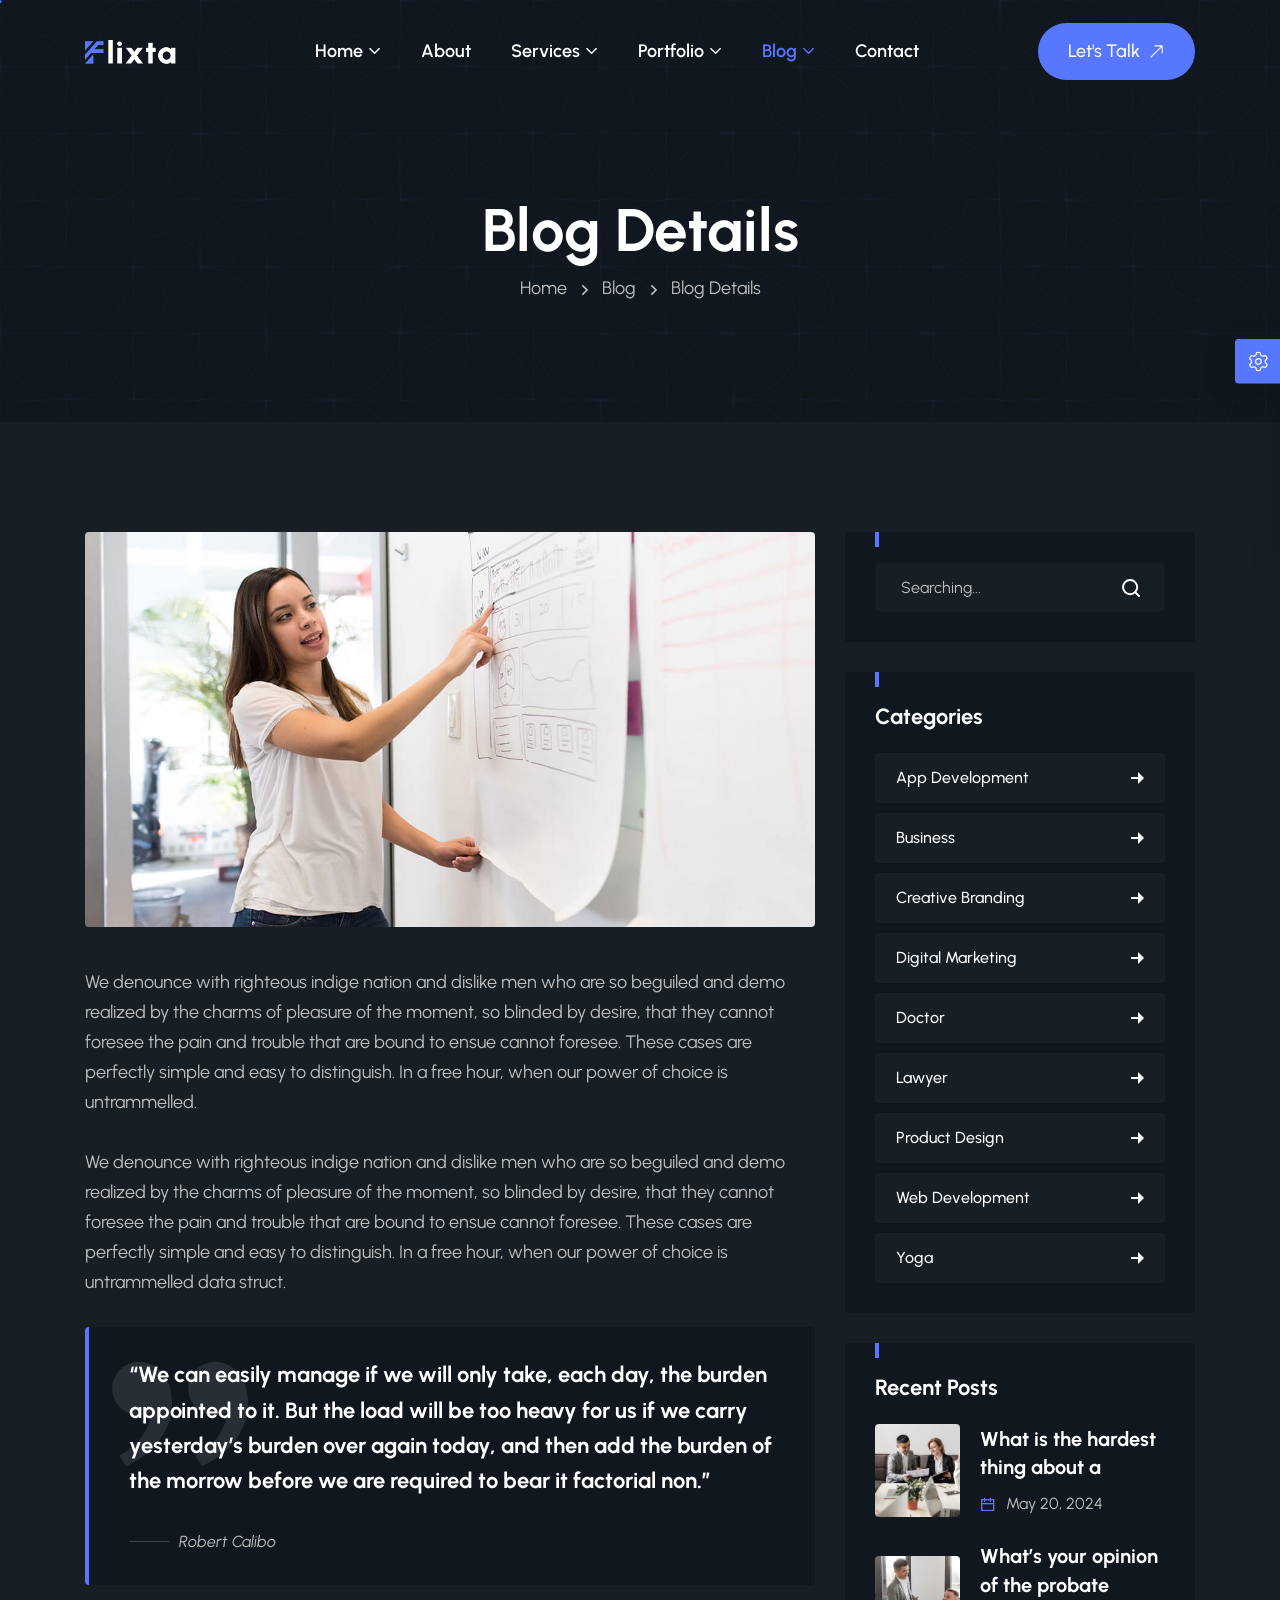
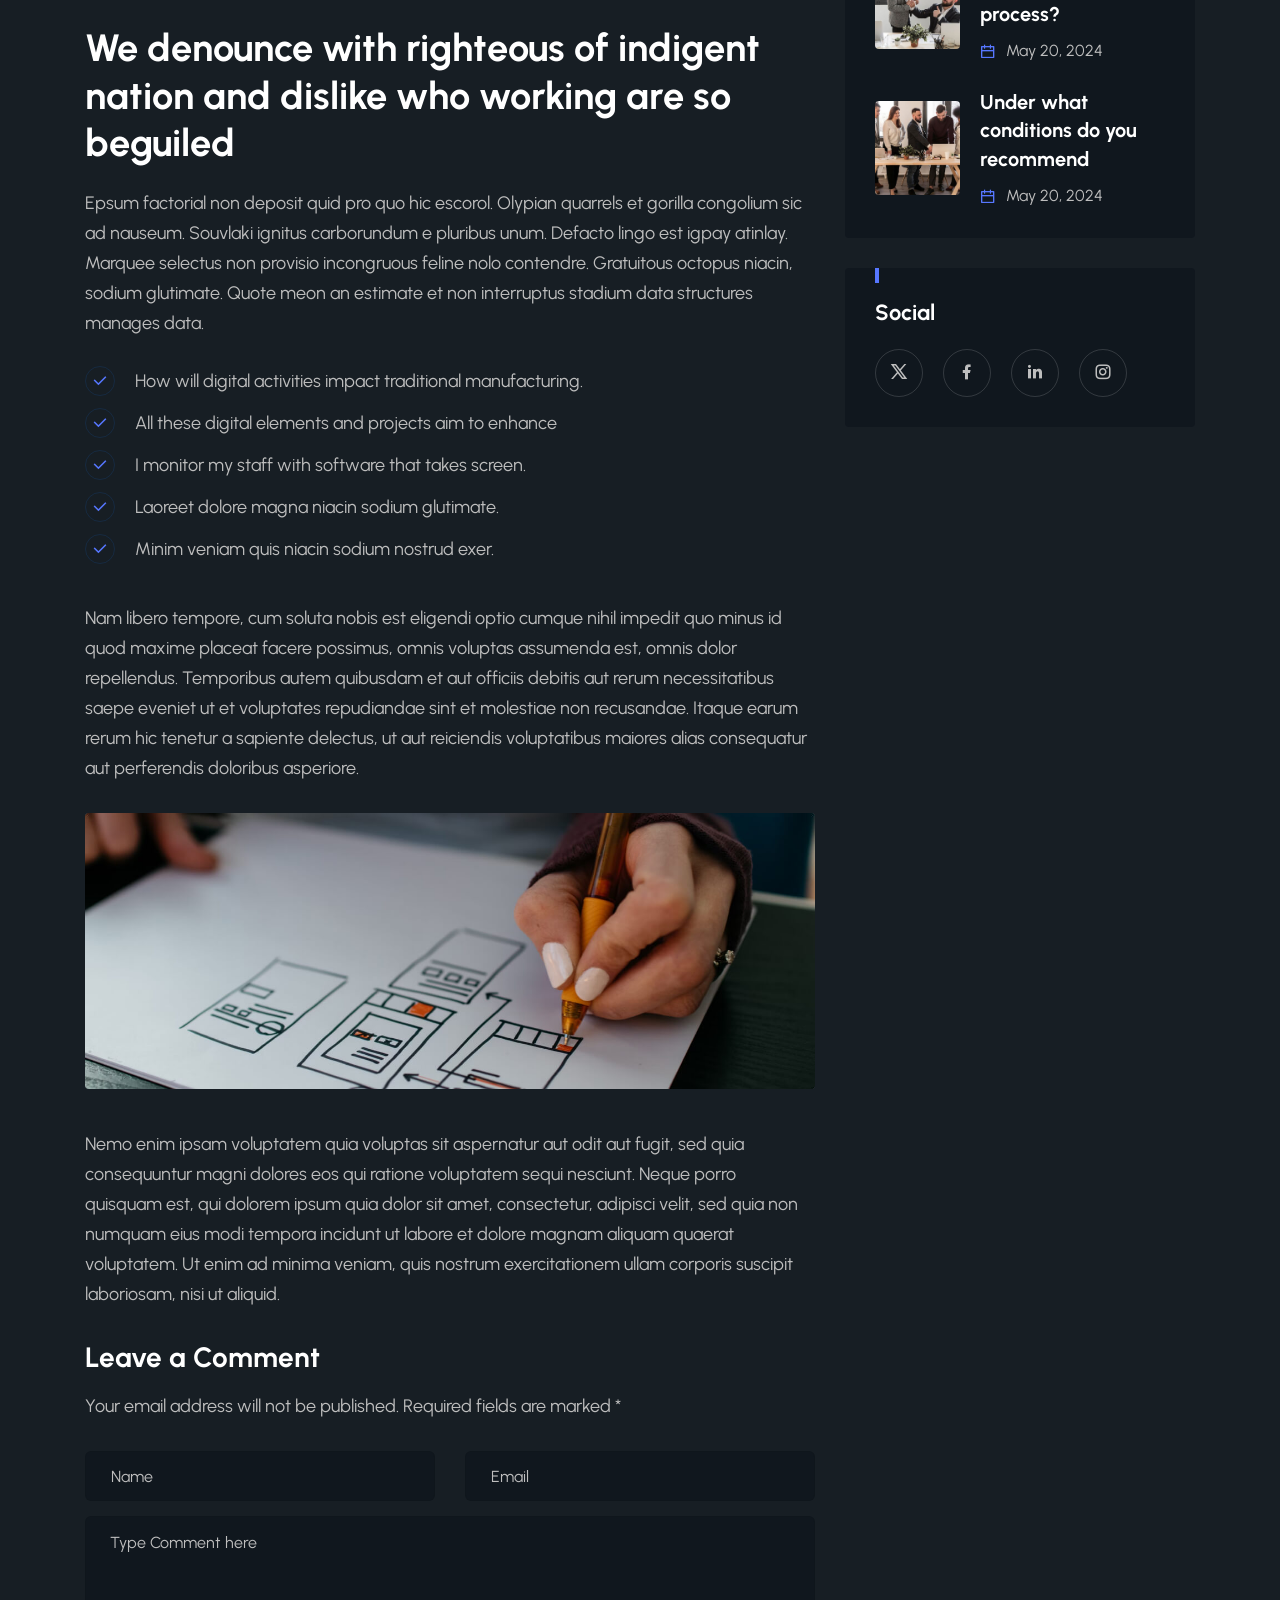
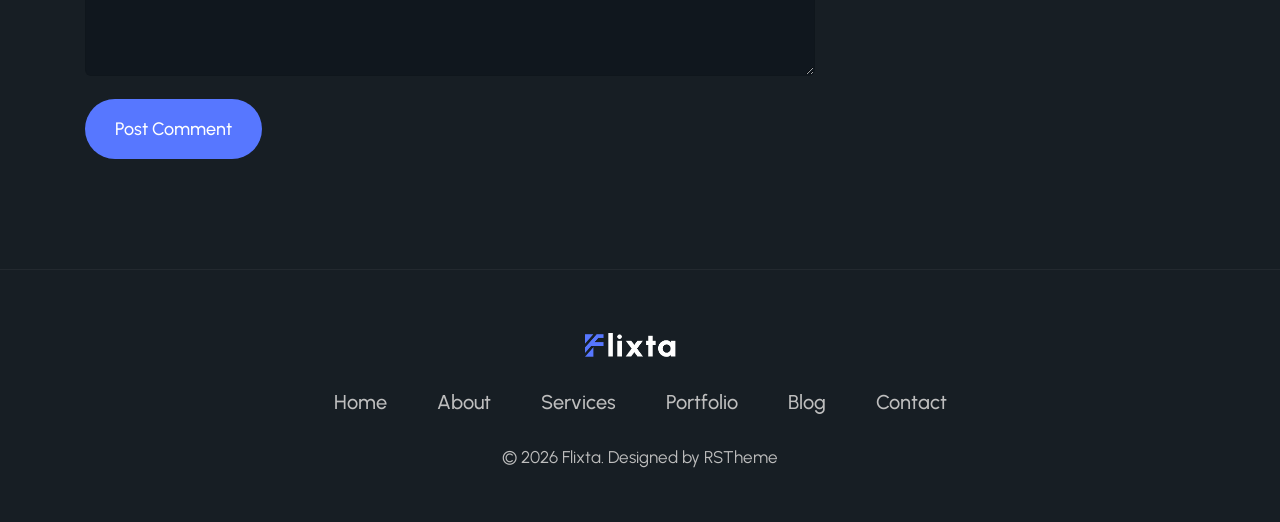
<file: blog-details.html>
<!doctype html>
<html class="no-js" lang="zxx">


<!-- Mirrored from demo.rstheme.com/html/flixta/blog-details.html by HTTrack Website Copier/3.x [XR&CO'2014], Sat, 04 Jan 2025 13:44:59 GMT -->
<head>
    <meta charset="utf-8">
    <meta http-equiv="x-ua-compatible" content="ie=edge">
    <title>Blog details || HTML Template</title>
    <meta name="description" content="">
    <meta name="viewport" content="width=device-width, initial-scale=1">
    <!-- Place favicon.ico in the root directory -->
    <link rel="shortcut icon" type="image/x-icon" href="assets/images/favicon.png">
    <!-- CSS here -->
    <link rel="stylesheet" href="assets/css/vendor/bootstrap.min.css">
    <link rel="stylesheet" href="assets/css/vendor/animate.min.css">
    <link rel="stylesheet" href="assets/css/plugins/swiper.min.css">
    <link rel="stylesheet" href="assets/css/plugins/nice-select.css">
    <link rel="stylesheet" href="assets/css/vendor/magnific-popup.css">
    <link rel="stylesheet" href="assets/css/vendor/fontawesome-pro.css">
    <link rel="stylesheet" href="assets/css/vendor/spacing.css">
    <link rel="stylesheet" href="assets/css/vendor/remixicon.css">
    <link rel="stylesheet" href="assets/css/main.css">
</head>

<body class="rs-smoother-yes rtl">

    <!-- preloader start -->
    <div id="pre-load">
        <div id="loader" class="loader">
            <div class="loader-container">
                <div class="loader-icon"><img src="assets/images/favicon.png" alt=""></div>
            </div>
        </div>
    </div>
    <!-- preloader end -->

    <!-- preloader start -->

    <div id="rs-mouse">
        <div id="cursor-ball"></div>
    </div>

    <!-- preloader end -->

    <!-- Header area start -->
    <header>
        <div class="rs-header-area header-style-one header-transparent" id="header-sticky">
            <div class="container">
                <div class="rs-header-inner">
                    <div class="rs-header-left">
                        <div class="rs-header-logo">
                            <a class="logo-black" href="index.html"><img src="assets/images/logo/logo-black.png" alt="logo"></a>
                            <a class="logo-white" href="index.html"><img src="assets/images/logo/logo-white.png" alt="logo"></a>
                        </div>
                    </div>
                    <div class="rs-header-menu">
                        <nav id="mobile-menu" class="main-menu has-theme-yellow">
                            <ul class="multipage-menu">
                                <li class="menu-item-has-children">
                                    <a href="#">Home</a>
                                    <ul class="submenu last-children">
                                        <li class="menu-item-has-children has-arrow">
                                            <a href="#">Multipages</a>
                                            <ul class="submenu">
                                                <li><a href="index.html">CV/Resume</a></li>
                                                <li><a href="index-freelancer.html">Freelancer</a></li>
                                                <li><a href="index-web-developer.html">Web Developer</a></li>
                                                <li><a href="index-ui-ux-designer.html">UI/UX Designer</a></li>
                                                <li><a href="index-seo-specialist.html">SEO Specialist</a></li>
                                                <li><a href="index-freelance-copywriter.html">Freelance Copywriter</a></li>
                                                <li><a href="index-business-mentor.html">Business Mentor</a></li>
                                                <li><a href="index-doctor.html">Doctor</a></li>
                                                <li><a href="index-lawyer.html">Lawyer</a></li>
                                                <li><a href="index-yoga.html">Yoga</a></li>
                                                <li><a href="index-video-editor.html">video Editor</a></li>
                                                <li><a href="index-photography.html">Photography</a></li>
                                            </ul>
                                        </li>
                                        <li class="menu-item-has-children has-arrow">
                                            <a href="javascript:void(0)">Onepages</a>
                                            <ul class="submenu">
                                                <li><a href="index-resume-one-page.html">CV/Resume Onepage</a></li>
                                                <li><a href="index-freelancer-one-page.html">Freelancer Onepage</a></li>
                                                <li><a href="index-web-developer-one-page.html">Web Developer Onepage</a></li>
                                                <li><a href="index-ui-ux-designer-one-page.html">UI/UX Designer Onepage</a></li>
                                                <li><a href="index-seo-specialist-one-page.html">SEO Specialist Onepage</a></li>
                                                <li><a href="index-freelance-copywriter-one-page.html">Copywriter Onepage</a></li>
                                                <li><a href="index-business-mentor-one-page.html">Business Mentor Onepage</a></li>
                                                <li><a href="index-doctor-one-page.html">Doctor Onepage</a></li>
                                                <li><a href="index-lawyer-one-page.html">Lawyer Onepage</a></li>
                                                <li><a href="index-yoga-one-page.html">Yoga Onepage</a></li>
                                                <li><a href="index-video-editor-one-page.html">video Editor Onepage</a></li>
                                                <li><a href="index-photography-one-page.html">Photography Onepage</a></li>
                                            </ul>
                                        </li>
                                    </ul>
                                </li>
                                <li><a href="about.html">About</a></li>
                                <!-- page menu -->
                                <li class="menu-item-has-children">
                                    <a href="javascript:void(0)">Services</a>
                                    <ul class="submenu last-children">
                                        <li>
                                            <a href="services.html">Services</a>
                                        </li>
                                        <li>
                                            <a href="services-details.html">Services Details</a>
                                        </li>
                                    </ul>
                                </li>
                                <li class="menu-item-has-children">
                                    <a href="javascript:void(0)">Portfolio</a>
                                    <ul class="submenu last-children">
                                        <li>
                                            <a href="portfolio.html">Portfolio</a>
                                        </li>
                                        <li>
                                            <a href="portfolio-details.html">Portfolio Details</a>
                                        </li>
                                    </ul>
                                </li>
                                <!-- elements menu -->
                                <li class="menu-item-has-children">
                                    <a href="javascript:void(0)">Blog</a>
                                    <ul class="submenu last-children">
                                        <li>
                                            <a href="blog.html">Blog</a>
                                        </li>
                                        <li>
                                            <a href="blog-details.html">Blog Details</a>
                                        </li>
                                    </ul>
                                </li>
                                <li><a href="contact.html">Contact</a></li>
                            </ul>
                        </nav>
                    </div>
                    <div class="rs-header-right">
                        <div class="rs-header-btn style-one d-none d-sm-block">
                            <a class="rs-btn has-color has-icon" href="contact.html">Let's Talk
                                <span class="icon-box">
                                <svg class="icon-first" xmlns="http://www.w3.org/2000/svg" viewBox="0 0 32 32">
                                    <path
                                       d="M31.71,15.29l-10-10L20.29,6.71,28.59,15H0v2H28.59l-8.29,8.29,1.41,1.41,10-10A1,1,0,0,0,31.71,15.29Z">
                                    </path>
                                 </svg>
                                 <svg class="icon-second" xmlns="http://www.w3.org/2000/svg" viewBox="0 0 32 32">
                                    <path
                                       d="M31.71,15.29l-10-10L20.29,6.71,28.59,15H0v2H28.59l-8.29,8.29,1.41,1.41,10-10A1,1,0,0,0,31.71,15.29Z">
                                    </path>
                                 </svg>
                            </span>
                            </a>
                        </div>
                        <div class="rs-header-hamburger">
                            <div class="sidebar-toggle">
                                <a class="bar-icon" href="javascript:void(0)">
                                    <span></span>
                                    <span></span>
                                    <span></span>
                                </a>
                            </div>
                        </div>
                    </div>
                </div>
            </div>
        </div>
    </header>

    <!-- Header area end -->

    <!-- Offcanvas area start -->
    <div class="fix">
        <div class="offcanvas-area" data-lenis-prevent>
            <div class="offcanvas-wrapper">
                <div class="offcanvas-content">
                    <div class="offcanvas-top d-flex justify-content-between align-items-center mb-25">
                        <div class="offcanvas-logo">
                            <a class="logo-black" href="index.html"><img src="assets/images/logo/logo-black.png" alt="logo"></a>
                            <a class="logo-white" href="index.html"><img src="assets/images/logo/logo-white.png" alt="logo"></a>
                        </div>
                        <div class="offcanvas-close">
                            <button class="offcanvas-close-icon animation--flip">
                                <span class="offcanvas-m-lines">
                                <span class="offcanvas-m-line line--1"></span><span
                                    class="offcanvas-m-line line--2"></span><span
                                    class="offcanvas-m-line line--3"></span>
                                </span>
                            </button>
                        </div>
                    </div>
                    <div class="offcanvas-about mb-30 d-none d-sm-block">
                        <h4 class="offcanvas-title-meta">About Flixta</h4>
                        <p>Flixta is a Modern Personal Portfolio Website. Specifically designed for who need personal
                            Portfolios and small business. </p>
                    </div>
                    <div class="mobile-menu">
                        <div class="rs-offcanvas-menu mb-25">
                            <nav></nav>
                        </div>
                    </div>
                    <div class="offcanvas-contact mb-30">
                        <h4 class="offcanvas-title-meta">Contact Info</h4>
                        <ul>
                            <li class="d-flex align-items-center gap-15">
                                <div class="offcanvas-contact-icon">
                                    <svg xmlns="http://www.w3.org/2000/svg" width="14" height="18" viewBox="0 0 14 18" fill="none">
                                        <path d="M11.8768 9.68475C11.3059 10.835 10.5331 11.9818 9.74128 13.0109C8.95198 14.0368 8.15999 14.9249 7.5643 15.5572C7.48514 15.6412 7.40956 15.7206 7.33802 15.7951C7.26648 15.7206 7.1909 15.6412 7.11174 15.5572C6.51605 14.9249 5.72406 14.0368 4.93476 13.0109C4.14299 11.9818 3.37019 10.835 2.79925 9.68475C2.22242 8.52266 1.89032 7.43373 1.89032 6.5C1.89032 3.50846 4.32934 1.08333 7.33802 1.08333C10.3467 1.08333 12.7857 3.50846 12.7857 6.5C12.7857 7.43373 12.4536 8.52266 11.8768 9.68475ZM7.33802 17.3333C7.33802 17.3333 13.8753 11.1732 13.8753 6.5C13.8753 2.91015 10.9484 0 7.33802 0C3.7276 0 0.800781 2.91015 0.800781 6.5C0.800781 11.1732 7.33802 17.3333 7.33802 17.3333Z" fill="#6D6D6D"></path>
                                        <path d="M7.33802 8.66667C6.13455 8.66667 5.15894 7.69662 5.15894 6.5C5.15894 5.30338 6.13455 4.33333 7.33802 4.33333C8.54149 4.33333 9.5171 5.30338 9.5171 6.5C9.5171 7.69662 8.54149 8.66667 7.33802 8.66667ZM7.33802 9.75C9.14323 9.75 10.6066 8.29492 10.6066 6.5C10.6066 4.70507 9.14323 3.25 7.33802 3.25C5.53281 3.25 4.0694 4.70507 4.0694 6.5C4.0694 8.29492 5.53281 9.75 7.33802 9.75Z" fill="#6D6D6D"></path>
                                    </svg>
                                </div>
                                <div class="offcanvas-contact-text">
                                    <a href="#"> 2096 New Market, New Road <br>
                                    North Carolina, USA </a>
                                </div>
                            </li>
                            <li class="d-flex align-items-center gap-15">
                                <div class="offcanvas-contact-icon">
                                    <svg xmlns="http://www.w3.org/2000/svg" width="16" height="16" viewBox="0 0 16 16" fill="none">
                                        <path d="M3.65387 1.32849C3.40343 1.00649 2.92745 0.976861 2.639 1.26531L1.60508 2.29923C1.1216 2.78271 0.94387 3.46766 1.1551 4.06847C2.00338 6.48124 3.39215 8.74671 5.32272 10.6773C7.25329 12.6078 9.51876 13.9966 11.9315 14.8449C12.5323 15.0561 13.2173 14.8784 13.7008 14.3949L14.7347 13.361C15.0231 13.0726 14.9935 12.5966 14.6715 12.3461L12.3653 10.5524C12.2008 10.4245 11.9866 10.3793 11.7845 10.4298L9.59541 10.9771C9.00082 11.1257 8.37183 10.9515 7.93845 10.5181L5.48187 8.06155C5.04849 7.62817 4.87427 6.99919 5.02292 6.40459L5.57019 4.21553C5.62073 4.01336 5.57552 3.79918 5.44758 3.63468L3.65387 1.32849ZM1.88477 0.511076C2.62689 -0.231039 3.8515 -0.154797 4.49583 0.673634L6.28954 2.97983C6.6187 3.40304 6.73502 3.95409 6.60498 4.47423L6.05772 6.66329C5.99994 6.8944 6.06766 7.13888 6.2361 7.30732L8.69268 9.7639C8.86113 9.93235 9.1056 10.0001 9.33671 9.94229L11.5258 9.39502C12.0459 9.26499 12.597 9.3813 13.0202 9.71047L15.3264 11.5042C16.1548 12.1485 16.231 13.3731 15.4889 14.1152L14.455 15.1492C13.7153 15.8889 12.6089 16.2137 11.5778 15.8512C9.01754 14.9511 6.61438 13.4774 4.56849 11.4315C2.5226 9.38562 1.04895 6.98246 0.148838 4.42225C-0.213682 3.39112 0.11113 2.28472 0.85085 1.545L1.88477 0.511076Z" fill="#6D6D6D"></path>
                                        <path d="M11 0.5C11 0.223858 11.2239 0 11.5 0H15.5C15.7761 0 16 0.223858 16 0.5V4.5C16 4.77614 15.7761 5 15.5 5C15.2239 5 15 4.77614 15 4.5V1.70711L10.8536 5.85355C10.6583 6.04882 10.3417 6.04882 10.1464 5.85355C9.95118 5.65829 9.95118 5.34171 10.1464 5.14645L14.2929 1H11.5C11.2239 1 11 0.776142 11 0.5Z" fill="#6D6D6D"></path>
                                    </svg>
                                </div>
                                <div class="offcanvas-contact-text">
                                    <a href="tel:+12346691234"> +123-4669-1234 </a>
                                </div>
                            </li>
                            <li class="d-flex align-items-center gap-15">
                                <div class="offcanvas-contact-icon">
                                    <svg xmlns="http://www.w3.org/2000/svg" width="16" height="16" viewBox="0 0 16 16" fill="none">
                                        <path d="M2 2C0.895431 2 0 2.89543 0 4V12L2.58386e-05 12.0103C0.00555998 13.1101 0.898859 14 2 14H7.5C7.77614 14 8 13.7761 8 13.5C8 13.2239 7.77614 13 7.5 13H2C1.53715 13 1.14774 12.6855 1.03376 12.2586L6.67417 8.7876L8 9.5831L15 5.3831V8.5C15 8.77614 15.2239 9 15.5 9C15.7761 9 16 8.77614 16 8.5V4C16 2.89543 15.1046 2 14 2H2ZM5.70808 8.20794L1 11.1052V5.3831L5.70808 8.20794ZM1 4.2169V4C1 3.44772 1.44772 3 2 3H14C14.5523 3 15 3.44772 15 4V4.2169L8 8.4169L1 4.2169Z" fill="#6D6D6D"></path>
                                        <path d="M14.2467 14.2686C15.2567 14.2686 15.8339 13.4116 15.8339 12.2442V12.0344C15.8339 10.4297 14.6402 9 12.5197 9H12.4847C10.421 9 9 10.3598 9 12.4322V12.6465C9 14.8195 10.4385 16 12.3579 16H12.4016C12.9963 16 13.4204 15.9257 13.639 15.8251V15.0949C13.3941 15.2042 12.9656 15.2742 12.4585 15.2742H12.4147C11.0812 15.2742 9.84385 14.4872 9.84385 12.6202V12.4628C9.84385 10.8057 10.9019 9.73891 12.4847 9.73891H12.524C14.0587 9.73891 15.0075 10.7883 15.0075 12.065V12.183C15.0075 13.158 14.6839 13.5734 14.3691 13.5734C14.1374 13.5734 13.9582 13.4247 13.9582 13.1537V10.9631H13.0531V11.5315H13.0225C12.9394 11.2342 12.6552 10.9019 12.0693 10.9019C11.2911 10.9019 10.8101 11.4572 10.8101 12.3011V12.8301C10.8101 13.722 11.2998 14.2642 12.0693 14.2642C12.5415 14.2642 12.9656 14.0369 13.0837 13.6215H13.1274C13.2455 14.0412 13.7439 14.2686 14.2467 14.2686ZM11.7939 12.6814V12.4541C11.7939 11.9076 12.0212 11.6627 12.3666 11.6627C12.664 11.6627 12.9394 11.8551 12.9394 12.371V12.7383C12.9394 13.3111 12.6858 13.4816 12.3754 13.4816C12.0212 13.4816 11.7939 13.2673 11.7939 12.6814Z" fill="#6D6D6D"></path>
                                    </svg>
                                </div>
                                <div class="offcanvas-contact-text">
                                    <a href="mailto:hello@flixta.com">hello@flixta.com</a>
                                </div>
                            </li>
                        </ul>
                    </div>
                    <div class="offcanvas-social">
                        <h4 class="offcanvas-title-meta">Subscribe & Follow</h4>
                        <ul>
                            <li><a href="#"><i class="fab fa-facebook-f"></i></a></li>
                            <li><a href="#"><i class="fab fa-twitter"></i></a></li>
                            <li><a href="#"><i class="fab fa-youtube"></i></a></li>
                            <li><a href="#"><i class="fab fa-linkedin"></i></a></li>
                        </ul>
                    </div>
                </div>
            </div>
        </div>
    </div>
    <div class="offcanvas-overlay"></div>
    <div class="offcanvas-overlay-white"></div>
    <!-- Offcanvas area start -->

    <!-- Body main wrapper start -->
    <main>

        <!-- breadcrumb area start -->
        <section class="rs-breadcrumb-area rs-breadcrumb-one p-relative">
            <div class="rs-breadcrumb-bg bg-white" data-background="assets/images/bg/breadcrumb-bg-01.png"></div>
            <div class="rs-breadcrumb-bg bg-black" data-background="assets/images/bg/breadcrumb-bg-dark-01.png"></div>
            <div class="container">
                <div class="row justify-content-center">
                    <div class="col-xxl-6 col-xl-8 col-lg-8">
                        <div class="rs-breadcrumb-content-wrapper">
                            <div class="rs-breadcrumb-title-wrapper text-center">
                                <h1 class="rs-breadcrumb-title">Blog Details</h1>
                            </div>
                            <div class="rs-breadcrumb-menu text-center">
                                <nav>
                                    <ul>
                                        <li><span><a href="index.html">Home</a></span></li>
                                        <li><span>Blog</span></li>
                                        <li><span>Blog Details</span></li>
                                    </ul>
                                </nav>
                            </div>
                        </div>
                    </div>
                </div>
            </div>
        </section>
        <!-- breadcrumb area end -->

        <!-- postbox area start -->
        <section class="rs-postbox-area section-space primary-bg">
            <div class="container">
                <div class="row g-5">
                    <div class="col-xl-8 col-lg-8">
                        <div class="rs-postbox-details-wrapper">
                            <div class="rs-postbox-details-thumb mb-40">
                                <img src="assets/images/blog/blog-details-01.jpg" alt="image">
                            </div>
                            <div class="rs-postbox-details-content">
                                <p>We denounce with righteous indige nation and dislike men who are so beguiled and demo
                                    realized by the charms of pleasure of the moment, so blinded by desire, that they cannot
                                    foresee the pain and trouble that are bound to ensue cannot foresee. These cases are
                                    perfectly simple and easy to distinguish. In a free hour, when our power of choice is
                                    untrammelled.</p>
                                <p>We denounce with righteous indige nation and dislike men who are so beguiled and demo
                                    realized by the charms of pleasure of the moment, so blinded by desire, that they cannot
                                    foresee the pain and trouble that are bound to ensue cannot foresee. These cases are
                                    perfectly simple and easy to distinguish. In a free hour, when our power of choice is
                                    untrammelled data struct.</p>
                                <div class="rs-postbox-quote">
                                    <blockquote>
                                        <p>“We can easily manage if we will only take, each day, the burden appointed to it. But
                                            the load will be too heavy for us if we carry yesterday’s burden over again today, and
                                            then add the burden of the morrow before we are required to bear it factorial non.”</p>
                                        <cite>Robert Calibo</cite>
                                    </blockquote>
                                </div>
                                <h3 class="rs-postbox-details-title mb-20">We denounce with righteous of indigent nation and dislike
                                    who working are so beguiled</h3>
                                <p>Epsum factorial non deposit quid pro quo hic escorol. Olypian quarrels et gorilla congolium
                                    sic ad nauseum. Souvlaki ignitus carborundum e pluribus unum. Defacto lingo est igpay
                                    atinlay. Marquee selectus non provisio incongruous feline nolo contendre. Gratuitous octopus
                                    niacin, sodium glutimate. Quote meon an estimate et non interruptus stadium data structures
                                    manages data.</p>
                                <div class="rs-postbox-details-feature">
                                    <ul>
                                        <li>How will digital activities impact traditional manufacturing.</li>
                                        <li>All these digital elements and projects aim to enhance </li>
                                        <li>I monitor my staff with software that takes screen.</li>
                                        <li>Laoreet dolore magna niacin sodium glutimate.</li>
                                        <li>Minim veniam quis niacin sodium nostrud exer.</li>
                                    </ul>
                                </div>
                                <p>Nam libero tempore, cum soluta nobis est eligendi optio cumque nihil impedit quo minus id
                                    quod maxime placeat facere possimus, omnis voluptas assumenda est, omnis dolor repellendus.
                                    Temporibus autem quibusdam et aut officiis debitis aut rerum necessitatibus saepe eveniet ut
                                    et voluptates repudiandae sint et molestiae non recusandae. Itaque earum rerum hic tenetur a
                                    sapiente delectus, ut aut reiciendis voluptatibus maiores alias consequatur aut perferendis
                                    doloribus asperiore.</p>
                                <div class="rs-postbox-details-thumb mb-40">
                                    <img src="assets/images/blog/blog-details-02.jpg" alt="image">
                                </div>
                                <p>Nemo enim ipsam voluptatem quia voluptas sit aspernatur aut odit aut fugit, sed quia
                                    consequuntur magni dolores eos qui ratione voluptatem sequi nesciunt. Neque porro quisquam
                                    est, qui dolorem ipsum quia dolor sit amet, consectetur, adipisci velit, sed quia non numquam
                                    eius modi tempora incidunt ut labore et dolore magnam aliquam quaerat voluptatem. Ut enim ad
                                    minima veniam, quis nostrum exercitationem ullam corporis suscipit laboriosam, nisi ut
                                    aliquid.</p>
                                <div class="rs-postbox-comment-form">
                                    <div class="rs-postbox-comments-title mb-30">
                                        <h4 class="mb-15">Leave a Comment</h4>
                                        <p>Your email address will not be published. Required fields are marked *</p>
                                    </div>
                                    <form>
                                        <div class="row g-4">
                                            <div class="col-xl-6">
                                                <div class="input-box">
                                                    <input type="text" placeholder="Name">
                                                </div>
                                            </div>
                                            <div class="col-xl-6">
                                                <div class="input-box">
                                                    <div class="input-box">
                                                        <input type="email" placeholder="Email">
                                                    </div>
                                                </div>
                                            </div>
                                            <div class="col-xl-12">
                                                <div class="input-box">
                                                    <textarea cols="30" rows="10" placeholder="Type Comment here"></textarea>
                                                </div>
                                            </div>
                                            <div class="col-xl-12">
                                                <div class="submit-btn">
                                                    <button class="rs-btn has-color" type="submit">Post Comment</button>
                                                </div>
                                            </div>
                                        </div>
                                    </form>
                                </div>
                            </div>
                        </div>
                    </div>
                    <div class="col-xl-4 col-lg-4">
                        <div class="rs-sidebar-wrapper rs-sidebar-sticky">
                            <div class="sidebar-widget mb-30">
                                <div class="sidebar-search">
                                    <form action="#">
                                        <div class="sidebar-search-input">
                                            <input type="text" placeholder="Searching...">
                                            <button type="submit">
                                                <svg width="18" height="18" viewBox="0 0 18 18" fill="none" xmlns="http://www.w3.org/2000/svg">
                                                    <path d="M8.11111 15.2222C12.0385 15.2222 15.2222 12.0385 15.2222 8.11111C15.2222 4.18375 12.0385 1 8.11111 1C4.18375 1 1 4.18375 1 8.11111C1 12.0385 4.18375 15.2222 8.11111 15.2222Z" stroke="currentColor" stroke-width="2" stroke-linecap="round" stroke-linejoin="round"></path>
                                                    <path d="M16.9995 17L13.1328 13.1333" stroke="currentColor" stroke-width="2" stroke-linecap="round" stroke-linejoin="round"></path>
                                                </svg>
                                            </button>
                                        </div>
                                    </form>
                                </div>
                            </div>
                            <div class="sidebar-widget widget-categories mb-30">
                                <h5 class="sidebar-widget-title">Categories</h5>
                                <div class="sidebar-widget-content">
                                    <div class="list">
                                        <ul>
                                            <li><a href="blog-details.html">App Development</a></li>
                                            <li><a href="blog-details.html">Business</a></li>
                                            <li><a href="blog-details.html">Creative Branding</a></li>
                                            <li><a href="blog-details.html">Digital Marketing</a></li>
                                            <li><a href="blog-details.html">Doctor</a></li>
                                            <li><a href="blog-details.html">Lawyer</a></li>
                                            <li><a href="blog-details.html">Product Design</a></li>
                                            <li><a href="blog-details.html">Web Development</a></li>
                                            <li><a href="blog-details.html">Yoga</a></li>
                                        </ul>
                                    </div>
                                </div>
                            </div>
                            <div class="sidebar-widget mb-30">
                                <h5 class="sidebar-widget-title">Recent Posts</h5>
                                <div class="sidebar-widget-content">
                                    <div class="sidebar-blog-item-wrapper">
                                        <div class="sidebar-blog-item">
                                            <div class="sidebar-blog-thumb">
                                                <a href="blog-details.html">
                                                    <img src="assets/images/blog/sidebar/blog-sm-01.jpg" alt="image">
                                                </a>
                                            </div>
                                            <div class="sidebar-blog-content">
                                                <h6 class="sidebar-blog-title">
                                                    <a href="blog-details.html">What is the hardest thing about a</a>
                                                </h6>
                                                <div class="sidebar-blog-meta">
                                                    <i class="ri-calendar-line"></i>
                                                    <span>May 20, 2024</span>
                                                </div>
                                            </div>
                                        </div>
                                        <div class="sidebar-blog-item">
                                            <div class="sidebar-blog-thumb">
                                                <a href="blog-details.html">
                                                    <img src="assets/images/blog/sidebar/blog-sm-02.jpg" alt="image">
                                                </a>
                                            </div>
                                            <div class="sidebar-blog-content">
                                                <h6 class="sidebar-blog-title">
                                                    <a href="blog-details.html"> What’s your opinion of the probate process? </a>
                                                </h6>
                                                <div class="sidebar-blog-meta">
                                                    <i class="ri-calendar-line"></i>
                                                    <span>May 20, 2024</span>
                                                </div>
                                            </div>
                                        </div>
                                        <div class="sidebar-blog-item">
                                            <div class="sidebar-blog-thumb">
                                                <a href="blog-details.html">
                                                    <img src="assets/images/blog/sidebar/blog-sm-03.jpg" alt="image">
                                                </a>
                                            </div>
                                            <div class="sidebar-blog-content">
                                                <h6 class="sidebar-blog-title">
                                                    <a href="blog-details.html">Under what conditions do you recommend</a>
                                                </h6>
                                                <div class="sidebar-blog-meta">
                                                    <i class="ri-calendar-line"></i>
                                                    <span>May 20, 2024</span>
                                                </div>
                                            </div>
                                        </div>
                                    </div>
                                </div>
                            </div>
                            <div class="sidebar-widget">
                                <h5 class="sidebar-widget-title">Social</h5>
                                <div class="sidebar-social">
                                    <div class="rs-theme-social has-border">
                                        <a href="#"><i class="ri-twitter-x-line"></i></a>
                                        <a href="#"><i class="ri-facebook-fill"></i></a>
                                        <a href="#"><i class="ri-linkedin-fill"></i></a>
                                        <a href="#"><i class="ri-instagram-line"></i></a>
                                    </div>
                                </div>
                            </div>
                        </div>
                    </div>
                </div>
            </div>
        </section>
        <!-- rs-postbox area end -->

    </main>
    <!-- Body main wrapper end -->

    <!-- footer area start -->
    <footer class="rs-footer-area rs-footer-one primary-bg">
        <div class="container">
            <div class="row justify-content-center">
                <div class="col-xl-6">
                    <div class="rs-footer-widget footer-1-col-1">
                        <div class="rs-footer-widget-logo text-center">
                            <a class="logo-black" href="index.html"><img src="assets/images/logo/logo-black.png" alt="logo"></a>
                            <a class="logo-white" href="index.html"><img src="assets/images/logo/logo-white.png" alt="logo"></a>
                        </div>
                        <div class="rs-footer-widget-content">
                            <div class="rs-footer-list-wrapper">
                                <ul class="rs-footer-list">
                                    <li><a href="index.html">Home</a></li>
                                    <li><a href="about.html">About</a></li>
                                    <li><a href="services.html">Services</a></li>
                                    <li><a href="portfolio.html">Portfolio</a></li>
                                    <li><a href="blog.html">Blog</a></li>
                                    <li><a href="contact.html">Contact</a></li>
                                </ul>
                            </div>
                        </div>
                    </div>
                </div>
            </div>
        </div>
        <div class="rs-footer-copyright-area rs-copyright-one">
            <div class="container">
                <div class="row justify-content-center">
                    <div class="col-xl-12">
                        <div class="rs-footer-copyright text-center">
                            <p>© <span id="year"></span> Flixta. Designed by <a href="https://rstheme.com/">RSTheme</a></p>
                        </div>
                    </div>
                </div>
            </div>
        </div>
    </footer>
    <!-- footer area end -->

    <!-- back to top -->
    <!-- Backtotop start -->
    <div class="backtotop-wrap cursor-pointer">
        <svg class="backtotop-circle svg-content" width="100%" height="100%" viewBox="-1 -1 102 102">
            <path d="M50,1 a49,49 0 0,1 0,98 a49,49 0 0,1 0,-98" />
        </svg>
    </div>
    <!-- Backtotop end -->

    <!-- JS here -->
    <script src="assets/js/vendor/jquery-3.7.1.min.js"></script>
    <script src="assets/js/plugins/waypoints.min.js"></script>
    <script src="assets/js/vendor/bootstrap.bundle.min.js"></script>
    <script src="assets/js/plugins/meanmenu.min.js"></script>
    <script src="assets/js/plugins/swiper.min.js"></script>
    <script src="assets/js/plugins/wow.js"></script>
    <script src="assets/js/vendor/magnific-popup.min.js"></script>
    <script src="assets/js/vendor/isotope.pkgd.min.js"></script>
    <script src="assets/js/vendor/imagesloaded.pkgd.min.js"></script>
    <script src="assets/js/plugins/nice-select.min.js"></script>
    <script src="assets/js/plugins/jarallax.min.js"></script>
    <script src="assets/js/vendor/ajax-form.js"></script>
    <script src="assets/js/plugins/easypie.js"></script>
    <script src="assets/js/plugins/headding-title.js"></script>
    <script src="assets/js/plugins/lenis.min.js"></script>
    <script src="assets/js/plugins/gsap.min.js"></script>
    <script src="assets/js/plugins/rs-anim-int.js"></script>
    <script src="assets/js/plugins/rs-scroll-trigger.min.js"></script>
    <script src="assets/js/plugins/rs-splitText.min.js"></script>
    <script src="assets/js/plugins/jquery.lettering.js"></script>
    <script src="assets/js/plugins/parallax-effect.min.js"></script>
    <script src="assets/js/vendor/purecounter.js"></script>
    <script src="assets/js/vendor/dark-light.js"></script>
    <script src="assets/js/main.js"></script>
</body>


<!-- Mirrored from demo.rstheme.com/html/flixta/blog-details.html by HTTrack Website Copier/3.x [XR&CO'2014], Sat, 04 Jan 2025 13:45:00 GMT -->
</html>
</file>
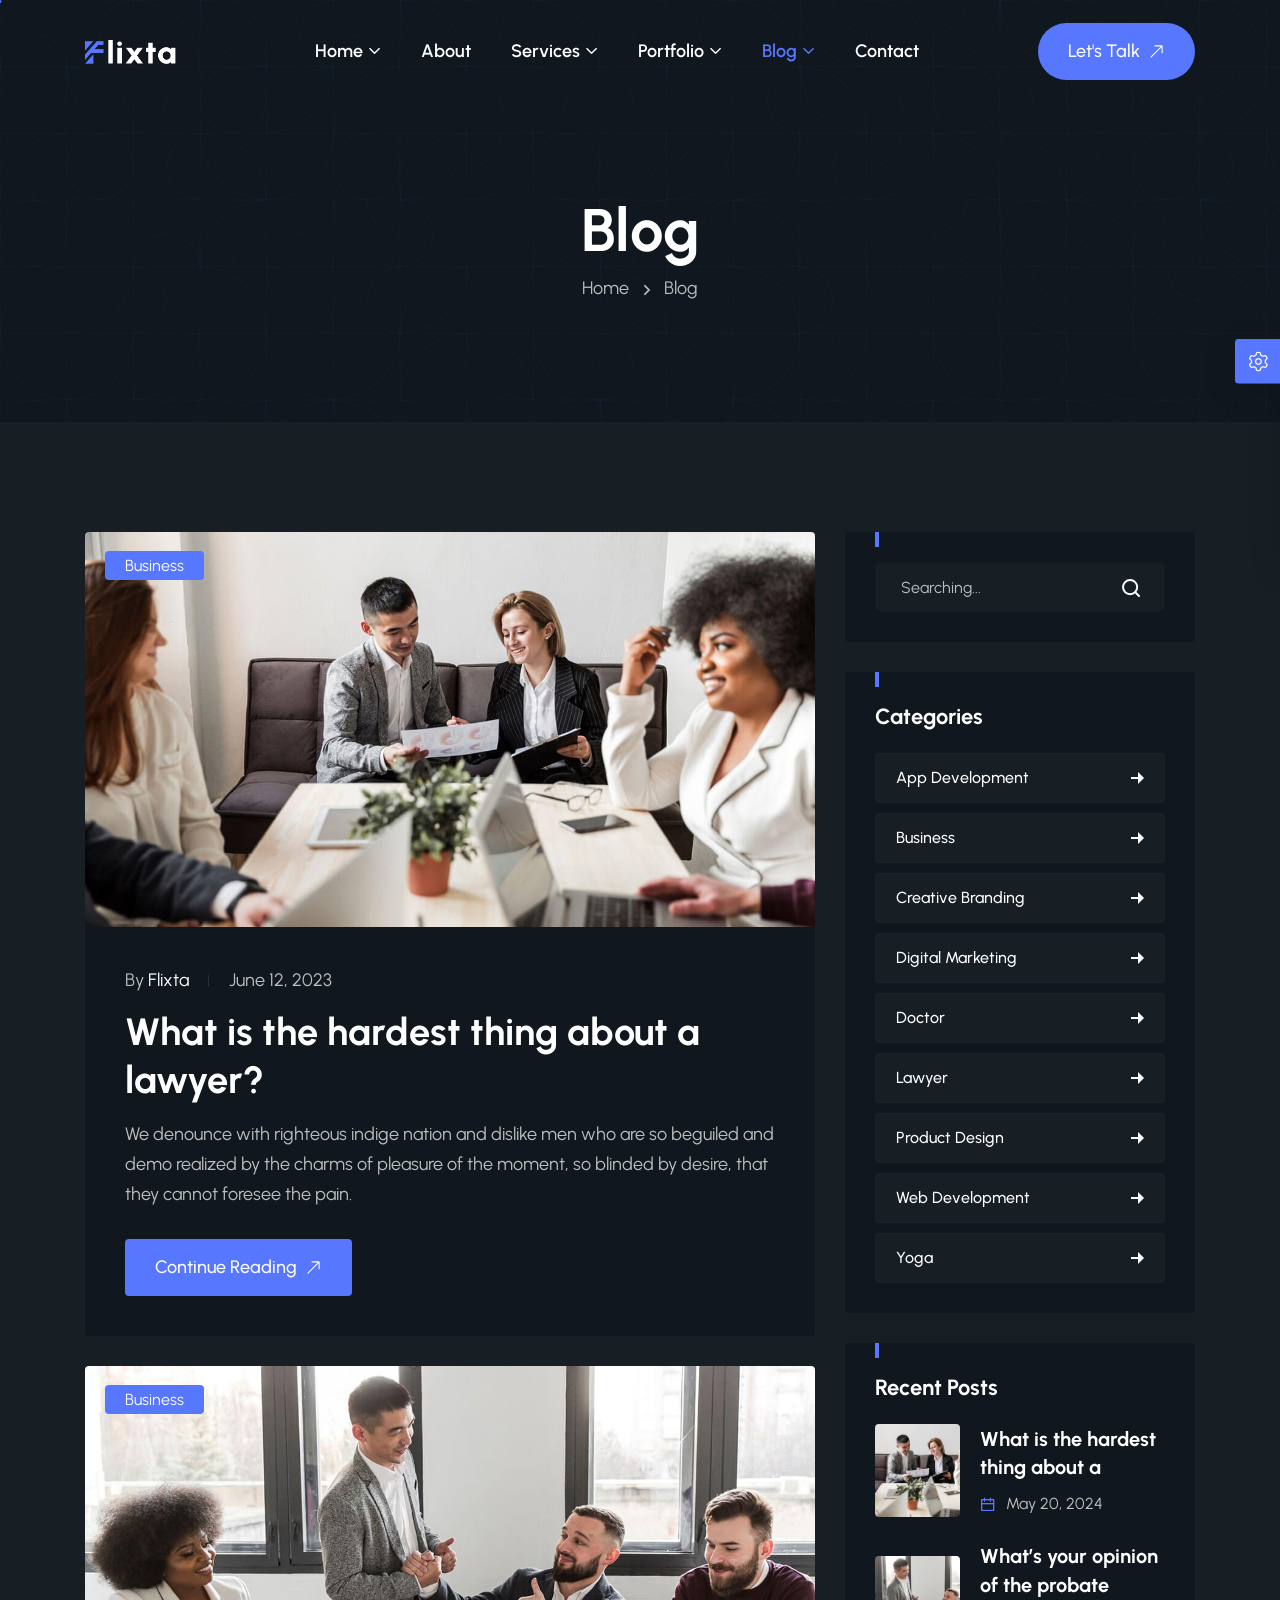
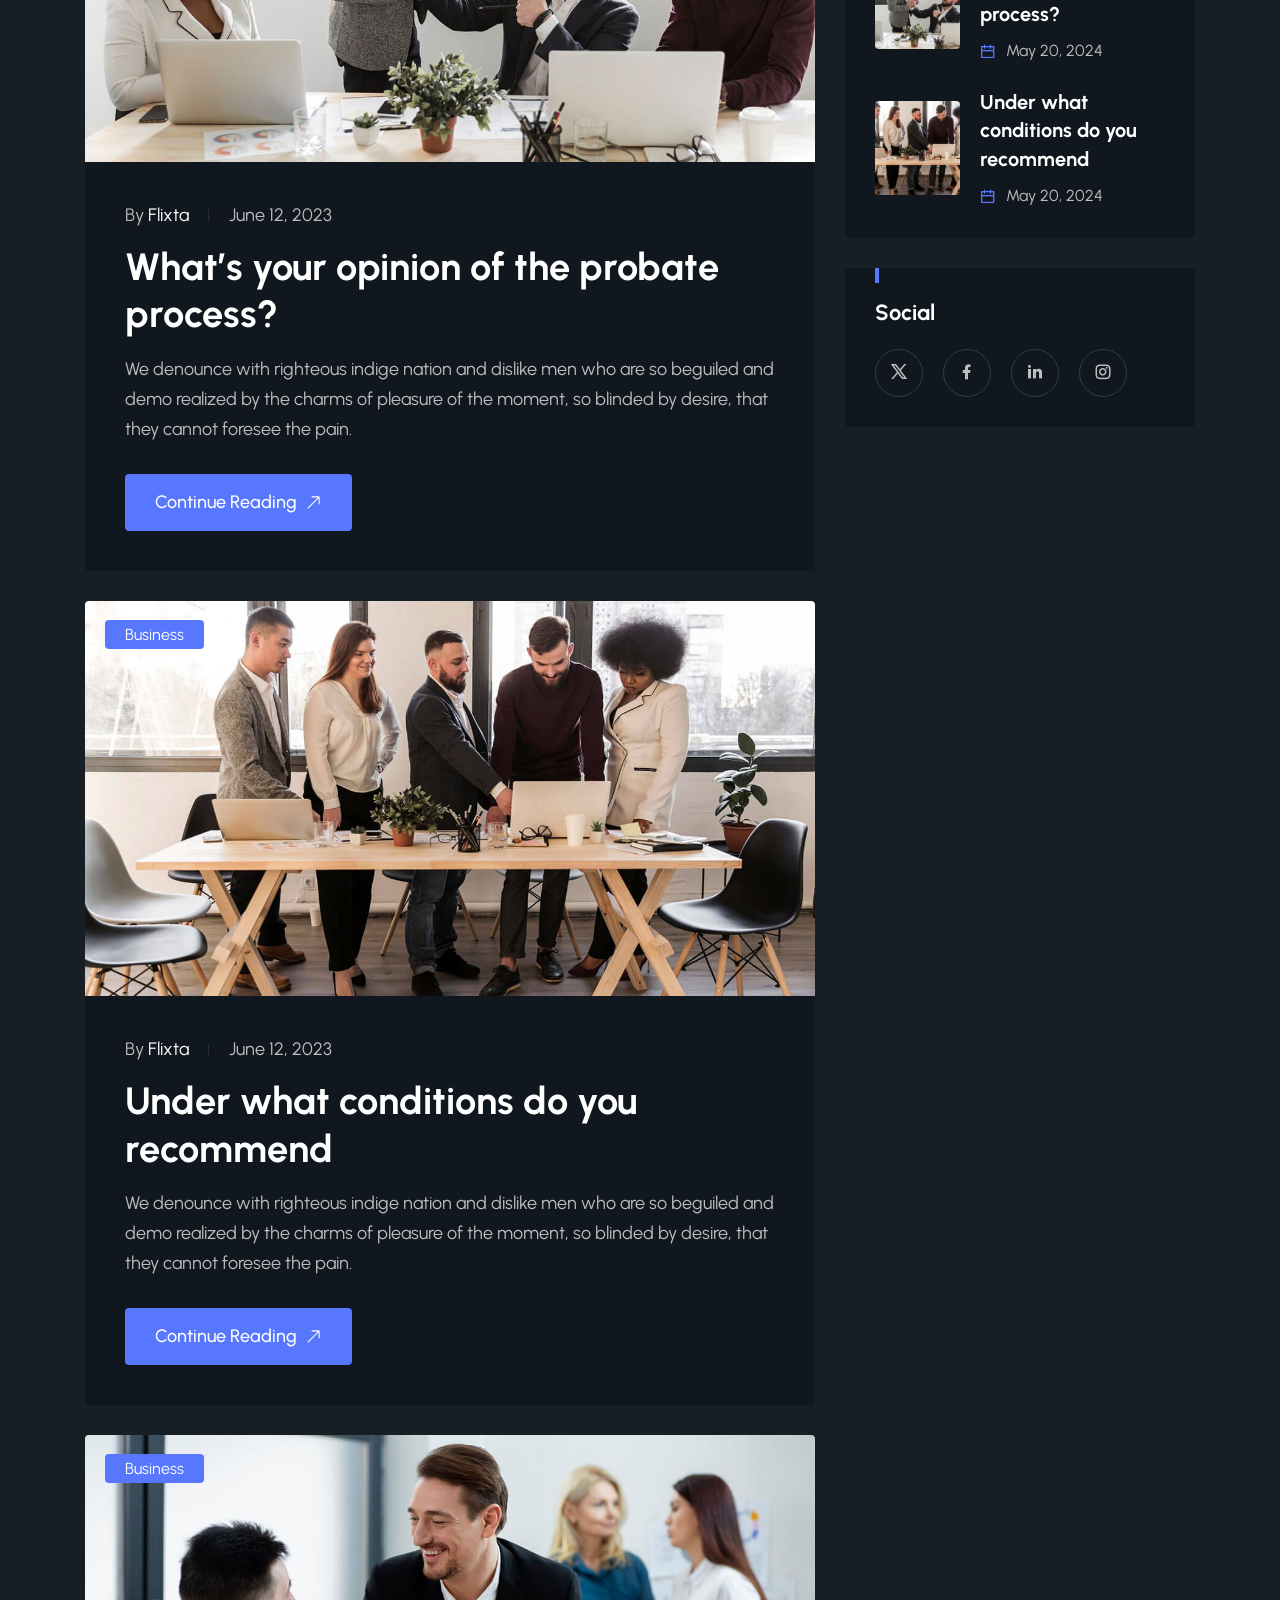
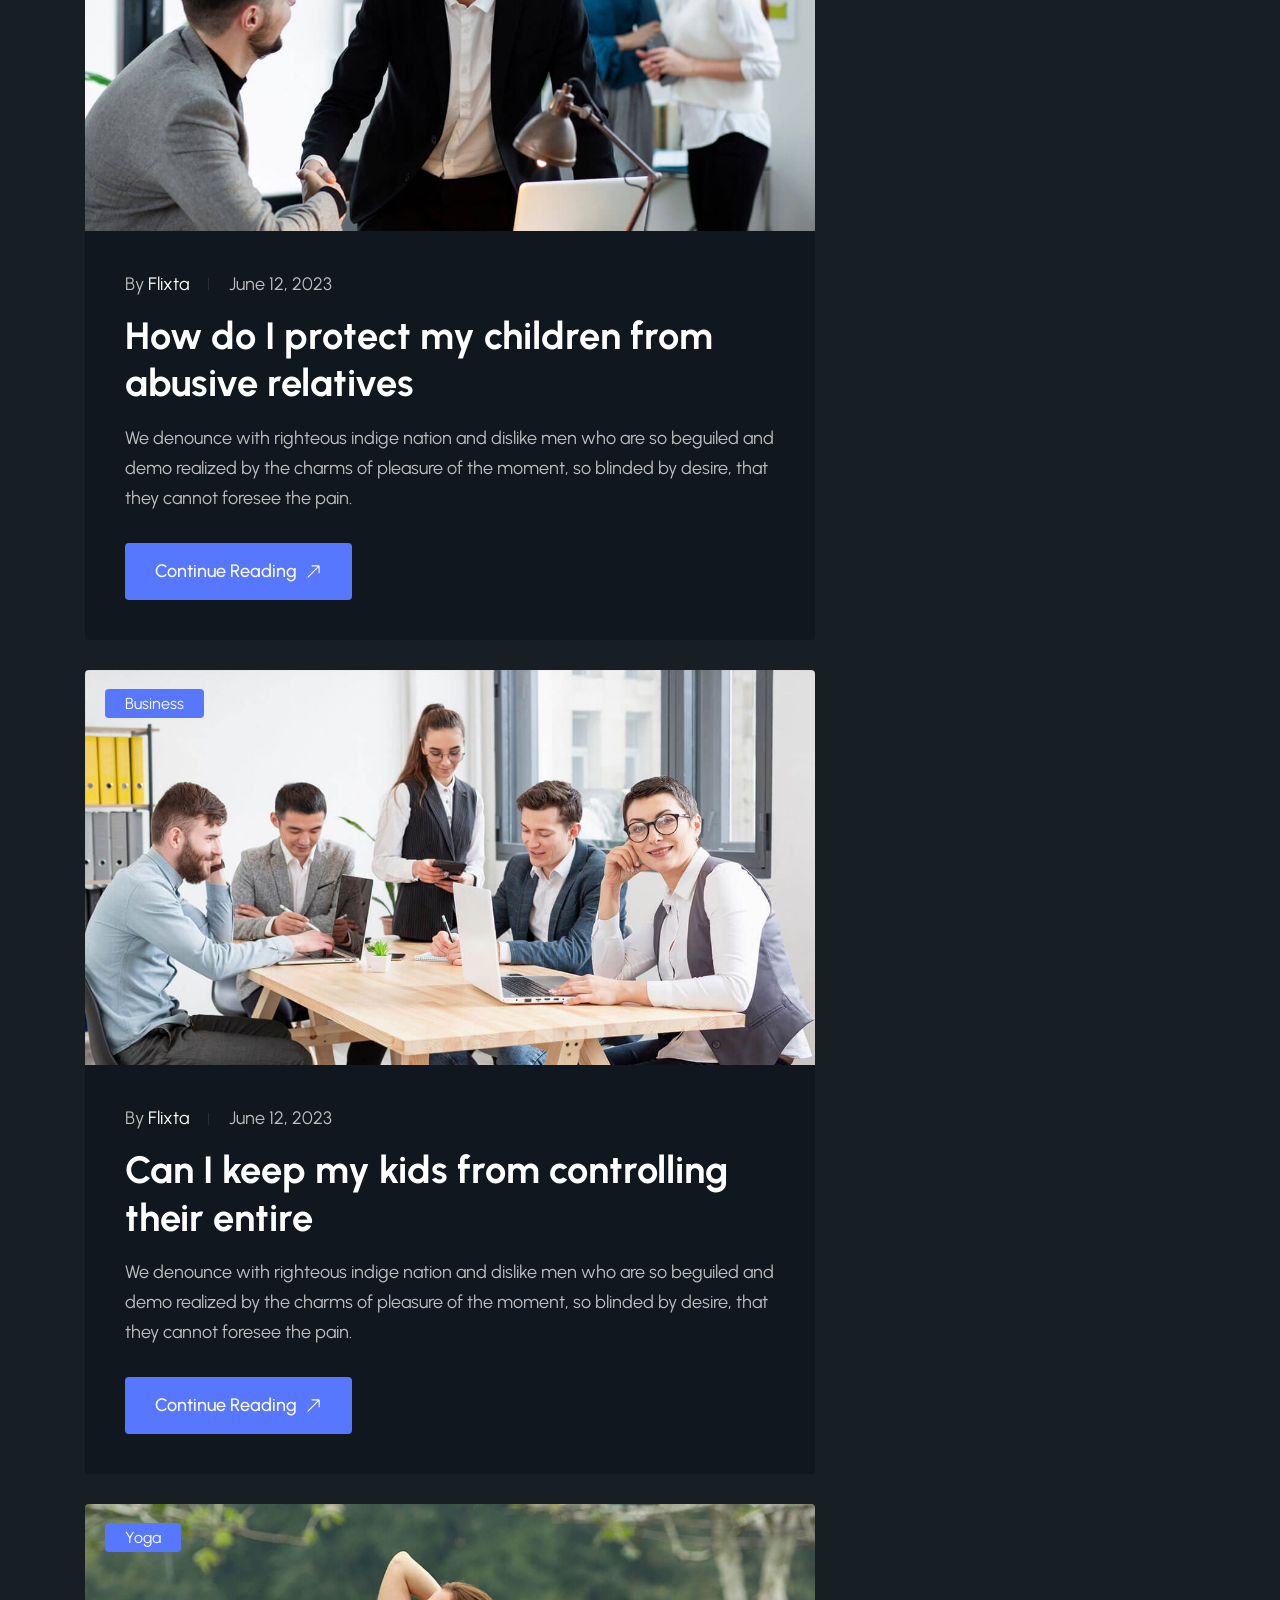
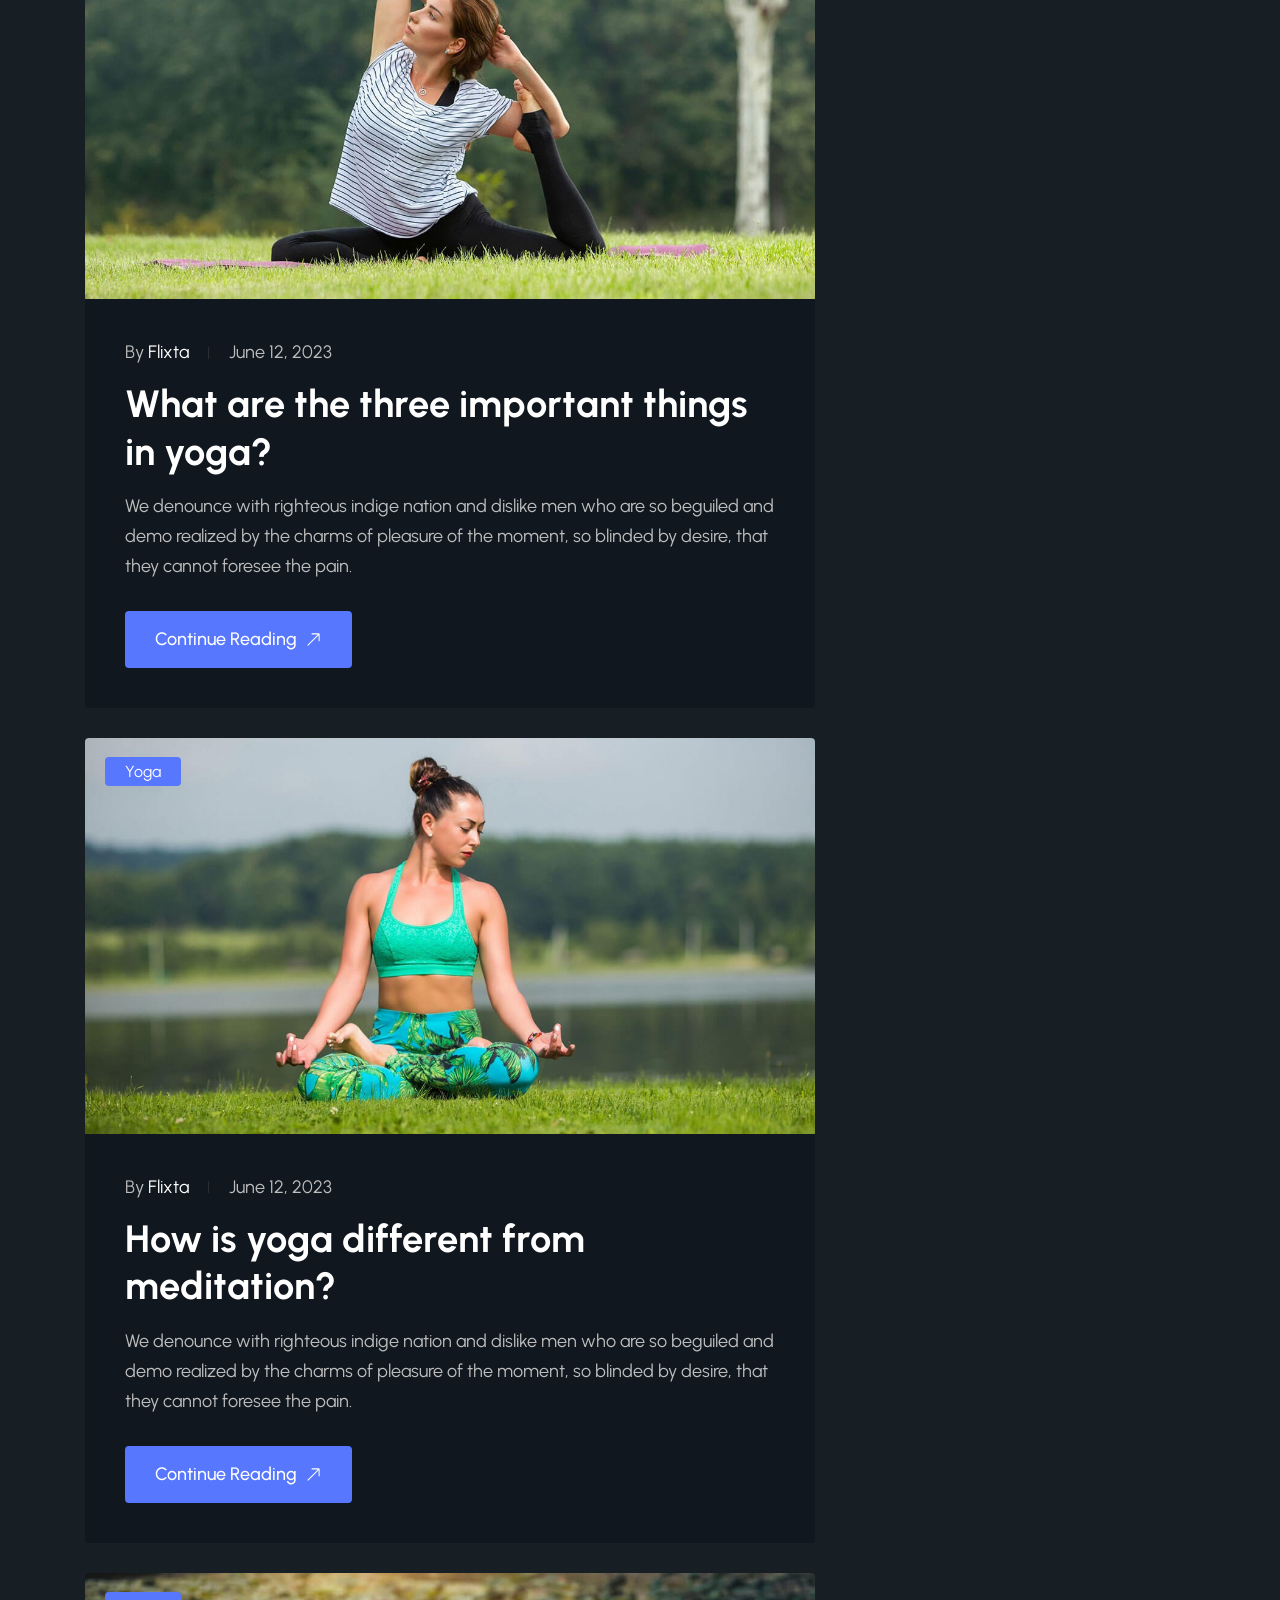
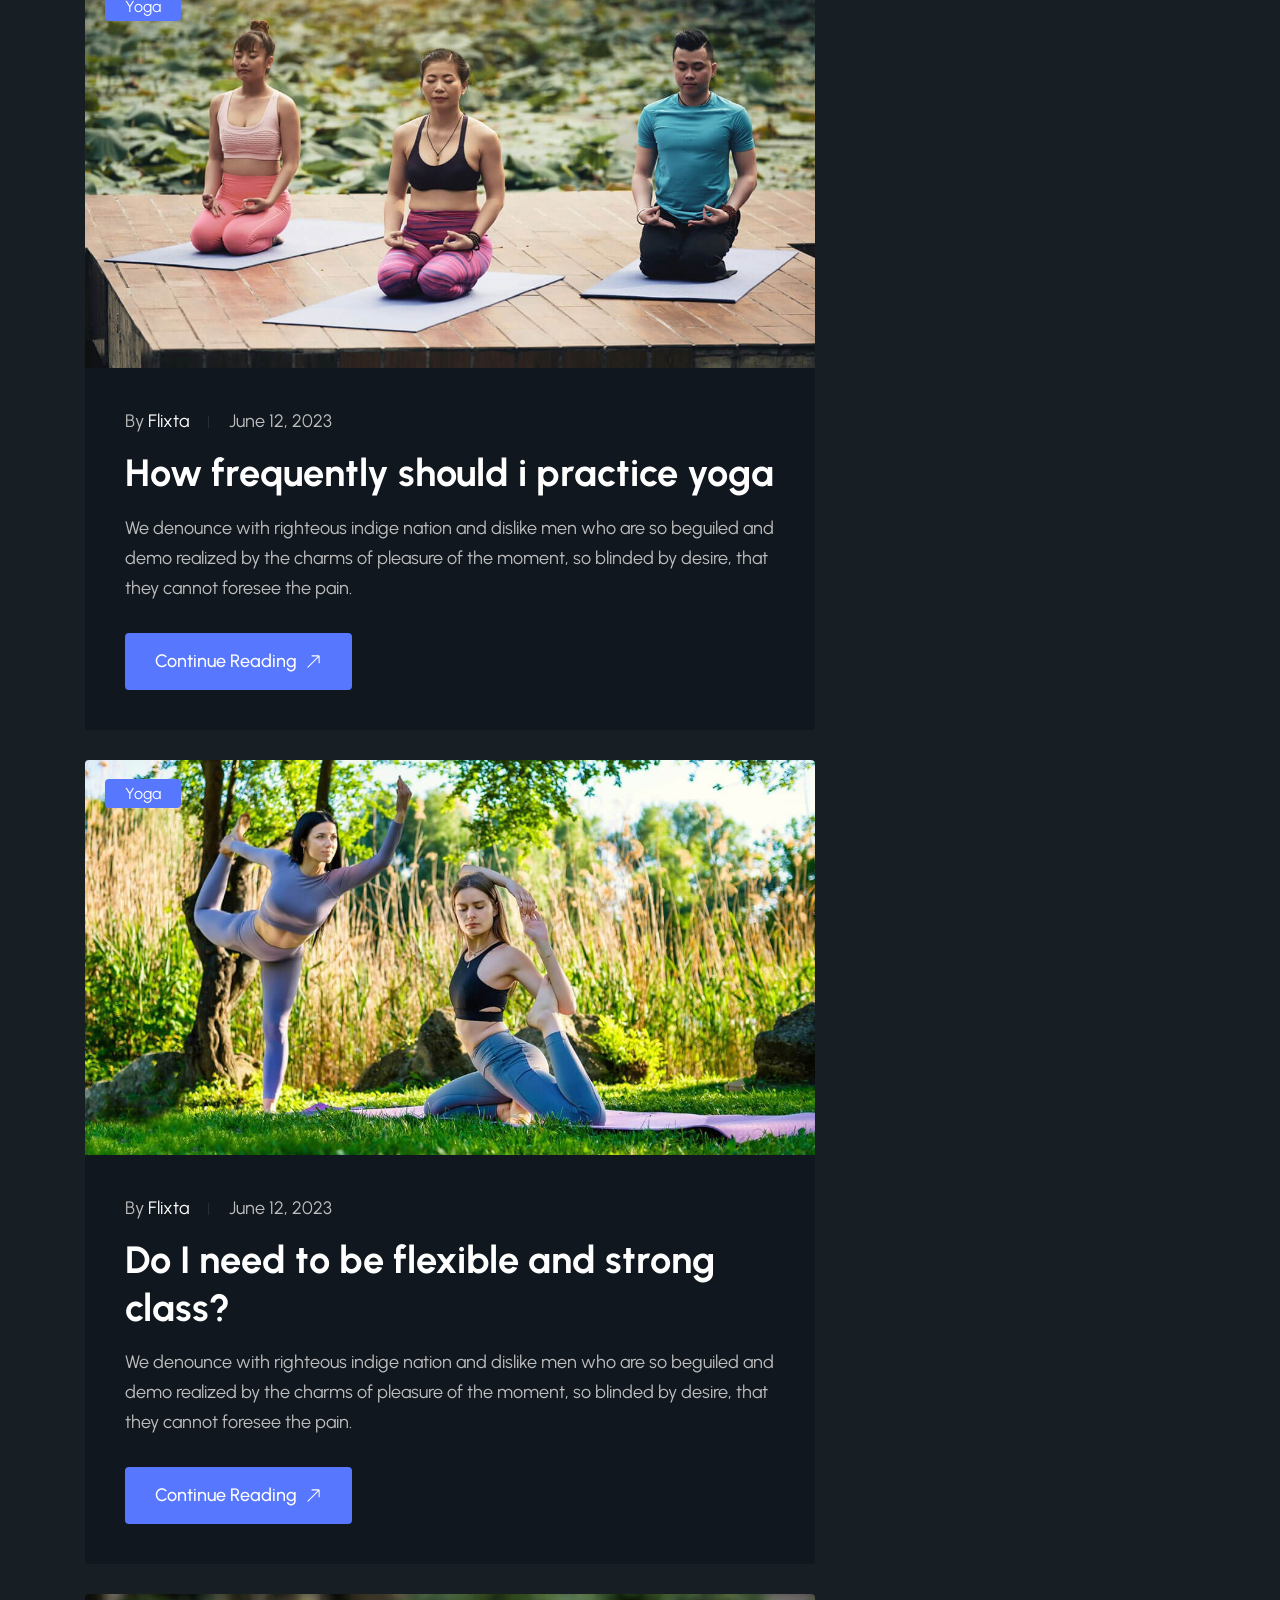
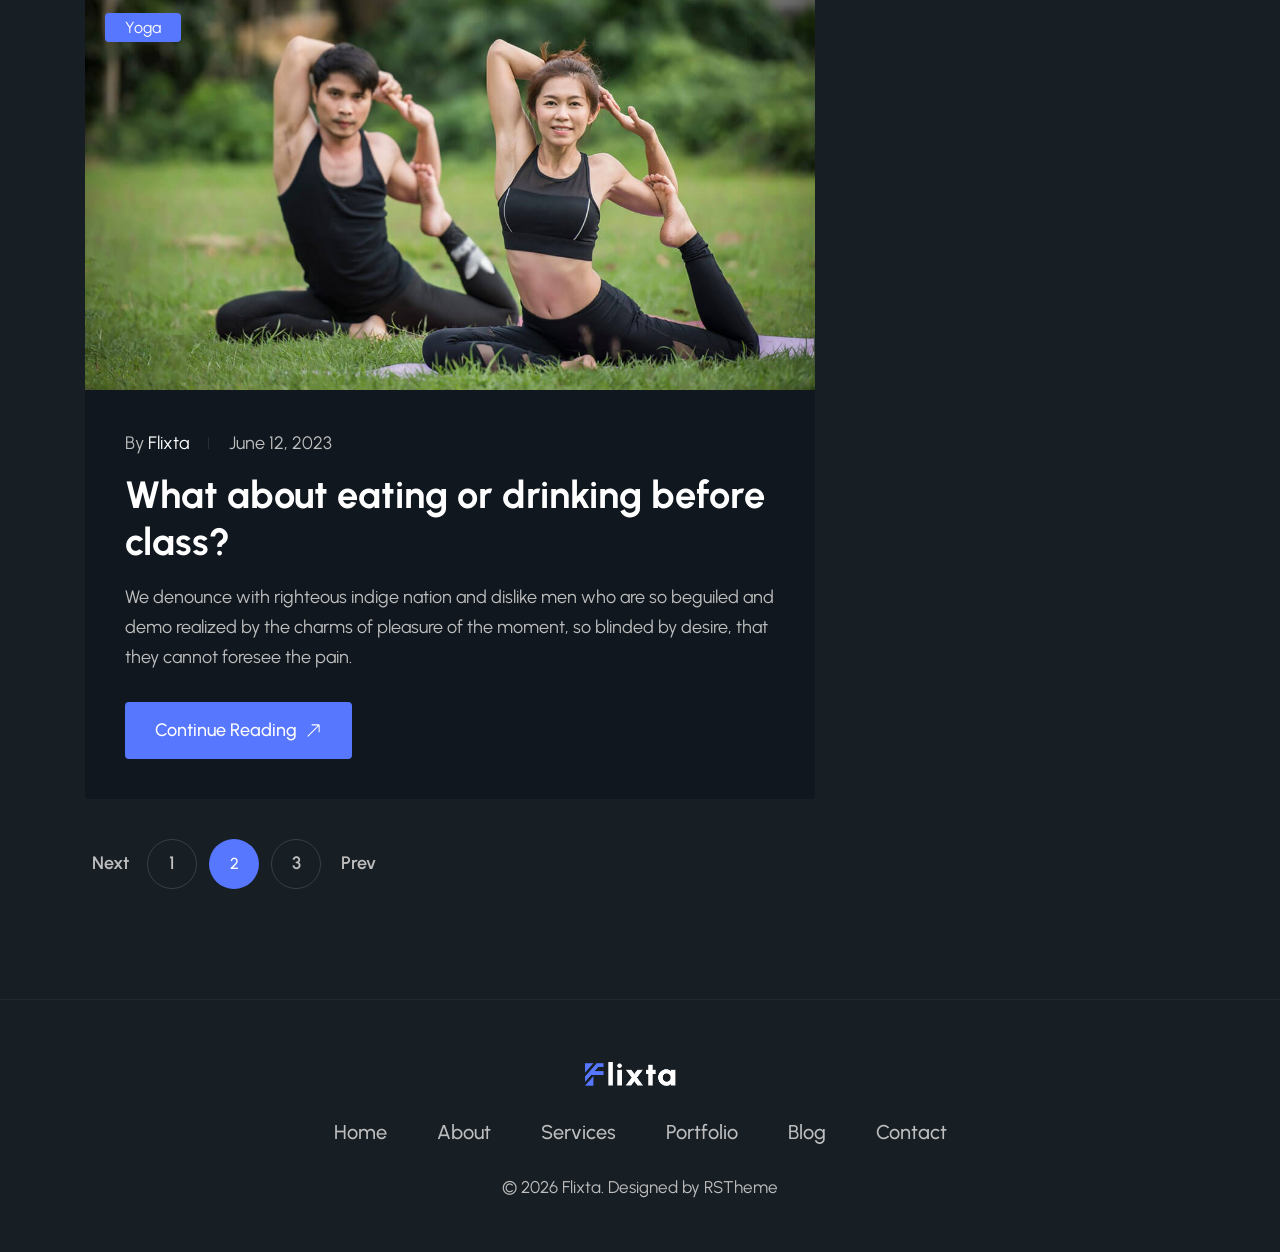
<file: blog.html>
<!doctype html>
<html class="no-js" lang="zxx">


<!-- Mirrored from demo.rstheme.com/html/flixta/blog.html by HTTrack Website Copier/3.x [XR&CO'2014], Sat, 04 Jan 2025 13:44:55 GMT -->
<head>
    <meta charset="utf-8">
    <meta http-equiv="x-ua-compatible" content="ie=edge">
    <title>Blog || HTML Template</title>
    <meta name="description" content="">
    <meta name="viewport" content="width=device-width, initial-scale=1">
    <!-- Place favicon.ico in the root directory -->
    <link rel="shortcut icon" type="image/x-icon" href="assets/images/favicon.png">
    <!-- CSS here -->
    <link rel="stylesheet" href="assets/css/vendor/bootstrap.min.css">
    <link rel="stylesheet" href="assets/css/vendor/animate.min.css">
    <link rel="stylesheet" href="assets/css/plugins/swiper.min.css">
    <link rel="stylesheet" href="assets/css/plugins/nice-select.css">
    <link rel="stylesheet" href="assets/css/vendor/magnific-popup.css">
    <link rel="stylesheet" href="assets/css/vendor/fontawesome-pro.css">
    <link rel="stylesheet" href="assets/css/vendor/spacing.css">
    <link rel="stylesheet" href="assets/css/vendor/remixicon.css">
    <link rel="stylesheet" href="assets/css/main.css">
</head>

<body class="rs-smoother-yes rtl">

    <!-- preloader start -->
    <div id="pre-load">
        <div id="loader" class="loader">
            <div class="loader-container">
                <div class="loader-icon"><img src="assets/images/favicon.png" alt=""></div>
            </div>
        </div>
    </div>
    <!-- preloader end -->

    <!-- preloader start -->

    <div id="rs-mouse">
        <div id="cursor-ball"></div>
    </div>

    <!-- preloader end -->

    <!-- Header area start -->
    <header>
        <div class="rs-header-area header-style-one header-transparent" id="header-sticky">
            <div class="container">
                <div class="rs-header-inner">
                    <div class="rs-header-left">
                        <div class="rs-header-logo">
                            <a class="logo-black" href="index.html"><img src="assets/images/logo/logo-black.png" alt="logo"></a>
                            <a class="logo-white" href="index.html"><img src="assets/images/logo/logo-white.png" alt="logo"></a>
                        </div>
                    </div>
                    <div class="rs-header-menu">
                        <nav id="mobile-menu" class="main-menu has-theme-yellow">
                            <ul class="multipage-menu">
                                <li class="menu-item-has-children">
                                    <a href="#">Home</a>
                                    <ul class="submenu last-children">
                                        <li class="menu-item-has-children has-arrow">
                                            <a href="#">Multipages</a>
                                            <ul class="submenu">
                                                <li><a href="index.html">CV/Resume</a></li>
                                                <li><a href="index-freelancer.html">Freelancer</a></li>
                                                <li><a href="index-web-developer.html">Web Developer</a></li>
                                                <li><a href="index-ui-ux-designer.html">UI/UX Designer</a></li>
                                                <li><a href="index-seo-specialist.html">SEO Specialist</a></li>
                                                <li><a href="index-freelance-copywriter.html">Freelance Copywriter</a></li>
                                                <li><a href="index-business-mentor.html">Business Mentor</a></li>
                                                <li><a href="index-doctor.html">Doctor</a></li>
                                                <li><a href="index-lawyer.html">Lawyer</a></li>
                                                <li><a href="index-yoga.html">Yoga</a></li>
                                                <li><a href="index-video-editor.html">video Editor</a></li>
                                                <li><a href="index-photography.html">Photography</a></li>
                                            </ul>
                                        </li>
                                        <li class="menu-item-has-children has-arrow">
                                            <a href="javascript:void(0)">Onepages</a>
                                            <ul class="submenu">
                                                <li><a href="index-resume-one-page.html">CV/Resume Onepage</a></li>
                                                <li><a href="index-freelancer-one-page.html">Freelancer Onepage</a></li>
                                                <li><a href="index-web-developer-one-page.html">Web Developer Onepage</a></li>
                                                <li><a href="index-ui-ux-designer-one-page.html">UI/UX Designer Onepage</a></li>
                                                <li><a href="index-seo-specialist-one-page.html">SEO Specialist Onepage</a></li>
                                                <li><a href="index-freelance-copywriter-one-page.html">Copywriter Onepage</a></li>
                                                <li><a href="index-business-mentor-one-page.html">Business Mentor Onepage</a></li>
                                                <li><a href="index-doctor-one-page.html">Doctor Onepage</a></li>
                                                <li><a href="index-lawyer-one-page.html">Lawyer Onepage</a></li>
                                                <li><a href="index-yoga-one-page.html">Yoga Onepage</a></li>
                                                <li><a href="index-video-editor-one-page.html">video Editor Onepage</a></li>
                                                <li><a href="index-photography-one-page.html">Photography Onepage</a></li>
                                            </ul>
                                        </li>
                                    </ul>
                                </li>
                                <li><a href="about.html">About</a></li>
                                <!-- page menu -->
                                <li class="menu-item-has-children">
                                    <a href="javascript:void(0)">Services</a>
                                    <ul class="submenu last-children">
                                        <li>
                                            <a href="services.html">Services</a>
                                        </li>
                                        <li>
                                            <a href="services-details.html">Services Details</a>
                                        </li>
                                    </ul>
                                </li>
                                <li class="menu-item-has-children">
                                    <a href="javascript:void(0)">Portfolio</a>
                                    <ul class="submenu last-children">
                                        <li>
                                            <a href="portfolio.html">Portfolio</a>
                                        </li>
                                        <li>
                                            <a href="portfolio-details.html">Portfolio Details</a>
                                        </li>
                                    </ul>
                                </li>
                                <!-- elements menu -->
                                <li class="menu-item-has-children">
                                    <a href="javascript:void(0)">Blog</a>
                                    <ul class="submenu last-children">
                                        <li>
                                            <a href="blog.html">Blog</a>
                                        </li>
                                        <li>
                                            <a href="blog-details.html">Blog Details</a>
                                        </li>
                                    </ul>
                                </li>
                                <li><a href="contact.html">Contact</a></li>
                            </ul>
                        </nav>
                    </div>
                    <div class="rs-header-right">
                        <div class="rs-header-btn style-one d-none d-sm-block">
                            <a class="rs-btn has-color has-icon" href="contact.html">Let's Talk
                                <span class="icon-box">
                                <svg class="icon-first" xmlns="http://www.w3.org/2000/svg" viewBox="0 0 32 32">
                                    <path
                                       d="M31.71,15.29l-10-10L20.29,6.71,28.59,15H0v2H28.59l-8.29,8.29,1.41,1.41,10-10A1,1,0,0,0,31.71,15.29Z">
                                    </path>
                                 </svg>
                                 <svg class="icon-second" xmlns="http://www.w3.org/2000/svg" viewBox="0 0 32 32">
                                    <path
                                       d="M31.71,15.29l-10-10L20.29,6.71,28.59,15H0v2H28.59l-8.29,8.29,1.41,1.41,10-10A1,1,0,0,0,31.71,15.29Z">
                                    </path>
                                 </svg>
                            </span>
                            </a>
                        </div>
                        <div class="rs-header-hamburger">
                            <div class="sidebar-toggle">
                                <a class="bar-icon" href="javascript:void(0)">
                                    <span></span>
                                    <span></span>
                                    <span></span>
                                </a>
                            </div>
                        </div>
                    </div>
                </div>
            </div>
        </div>
    </header>

    <!-- Header area end -->

    <!-- Offcanvas area start -->
    <div class="fix">
        <div class="offcanvas-area" data-lenis-prevent>
            <div class="offcanvas-wrapper">
                <div class="offcanvas-content">
                    <div class="offcanvas-top d-flex justify-content-between align-items-center mb-25">
                        <div class="offcanvas-logo">
                            <a class="logo-black" href="index.html"><img src="assets/images/logo/logo-black.png" alt="logo"></a>
                            <a class="logo-white" href="index.html"><img src="assets/images/logo/logo-white.png" alt="logo"></a>
                        </div>
                        <div class="offcanvas-close">
                            <button class="offcanvas-close-icon animation--flip">
                                <span class="offcanvas-m-lines">
                                <span class="offcanvas-m-line line--1"></span><span
                                    class="offcanvas-m-line line--2"></span><span
                                    class="offcanvas-m-line line--3"></span>
                                </span>
                            </button>
                        </div>
                    </div>
                    <div class="offcanvas-about mb-30 d-none d-sm-block">
                        <h4 class="offcanvas-title-meta">About Flixta</h4>
                        <p>Flixta is a Modern Personal Portfolio Website. Specifically designed for who need personal
                            Portfolios and small business. </p>
                    </div>
                    <div class="mobile-menu">
                        <div class="rs-offcanvas-menu mb-25">
                            <nav></nav>
                        </div>
                    </div>
                    <div class="offcanvas-contact mb-30">
                        <h4 class="offcanvas-title-meta">Contact Info</h4>
                        <ul>
                            <li class="d-flex align-items-center gap-15">
                                <div class="offcanvas-contact-icon">
                                    <svg xmlns="http://www.w3.org/2000/svg" width="14" height="18" viewBox="0 0 14 18" fill="none">
                                        <path d="M11.8768 9.68475C11.3059 10.835 10.5331 11.9818 9.74128 13.0109C8.95198 14.0368 8.15999 14.9249 7.5643 15.5572C7.48514 15.6412 7.40956 15.7206 7.33802 15.7951C7.26648 15.7206 7.1909 15.6412 7.11174 15.5572C6.51605 14.9249 5.72406 14.0368 4.93476 13.0109C4.14299 11.9818 3.37019 10.835 2.79925 9.68475C2.22242 8.52266 1.89032 7.43373 1.89032 6.5C1.89032 3.50846 4.32934 1.08333 7.33802 1.08333C10.3467 1.08333 12.7857 3.50846 12.7857 6.5C12.7857 7.43373 12.4536 8.52266 11.8768 9.68475ZM7.33802 17.3333C7.33802 17.3333 13.8753 11.1732 13.8753 6.5C13.8753 2.91015 10.9484 0 7.33802 0C3.7276 0 0.800781 2.91015 0.800781 6.5C0.800781 11.1732 7.33802 17.3333 7.33802 17.3333Z" fill="#6D6D6D"></path>
                                        <path d="M7.33802 8.66667C6.13455 8.66667 5.15894 7.69662 5.15894 6.5C5.15894 5.30338 6.13455 4.33333 7.33802 4.33333C8.54149 4.33333 9.5171 5.30338 9.5171 6.5C9.5171 7.69662 8.54149 8.66667 7.33802 8.66667ZM7.33802 9.75C9.14323 9.75 10.6066 8.29492 10.6066 6.5C10.6066 4.70507 9.14323 3.25 7.33802 3.25C5.53281 3.25 4.0694 4.70507 4.0694 6.5C4.0694 8.29492 5.53281 9.75 7.33802 9.75Z" fill="#6D6D6D"></path>
                                    </svg>
                                </div>
                                <div class="offcanvas-contact-text">
                                    <a href="#"> 2096 New Market, New Road <br>
                                    North Carolina, USA </a>
                                </div>
                            </li>
                            <li class="d-flex align-items-center gap-15">
                                <div class="offcanvas-contact-icon">
                                    <svg xmlns="http://www.w3.org/2000/svg" width="16" height="16" viewBox="0 0 16 16" fill="none">
                                        <path d="M3.65387 1.32849C3.40343 1.00649 2.92745 0.976861 2.639 1.26531L1.60508 2.29923C1.1216 2.78271 0.94387 3.46766 1.1551 4.06847C2.00338 6.48124 3.39215 8.74671 5.32272 10.6773C7.25329 12.6078 9.51876 13.9966 11.9315 14.8449C12.5323 15.0561 13.2173 14.8784 13.7008 14.3949L14.7347 13.361C15.0231 13.0726 14.9935 12.5966 14.6715 12.3461L12.3653 10.5524C12.2008 10.4245 11.9866 10.3793 11.7845 10.4298L9.59541 10.9771C9.00082 11.1257 8.37183 10.9515 7.93845 10.5181L5.48187 8.06155C5.04849 7.62817 4.87427 6.99919 5.02292 6.40459L5.57019 4.21553C5.62073 4.01336 5.57552 3.79918 5.44758 3.63468L3.65387 1.32849ZM1.88477 0.511076C2.62689 -0.231039 3.8515 -0.154797 4.49583 0.673634L6.28954 2.97983C6.6187 3.40304 6.73502 3.95409 6.60498 4.47423L6.05772 6.66329C5.99994 6.8944 6.06766 7.13888 6.2361 7.30732L8.69268 9.7639C8.86113 9.93235 9.1056 10.0001 9.33671 9.94229L11.5258 9.39502C12.0459 9.26499 12.597 9.3813 13.0202 9.71047L15.3264 11.5042C16.1548 12.1485 16.231 13.3731 15.4889 14.1152L14.455 15.1492C13.7153 15.8889 12.6089 16.2137 11.5778 15.8512C9.01754 14.9511 6.61438 13.4774 4.56849 11.4315C2.5226 9.38562 1.04895 6.98246 0.148838 4.42225C-0.213682 3.39112 0.11113 2.28472 0.85085 1.545L1.88477 0.511076Z" fill="#6D6D6D"></path>
                                        <path d="M11 0.5C11 0.223858 11.2239 0 11.5 0H15.5C15.7761 0 16 0.223858 16 0.5V4.5C16 4.77614 15.7761 5 15.5 5C15.2239 5 15 4.77614 15 4.5V1.70711L10.8536 5.85355C10.6583 6.04882 10.3417 6.04882 10.1464 5.85355C9.95118 5.65829 9.95118 5.34171 10.1464 5.14645L14.2929 1H11.5C11.2239 1 11 0.776142 11 0.5Z" fill="#6D6D6D"></path>
                                    </svg>
                                </div>
                                <div class="offcanvas-contact-text">
                                    <a href="tel:+12346691234"> +123-4669-1234 </a>
                                </div>
                            </li>
                            <li class="d-flex align-items-center gap-15">
                                <div class="offcanvas-contact-icon">
                                    <svg xmlns="http://www.w3.org/2000/svg" width="16" height="16" viewBox="0 0 16 16" fill="none">
                                        <path d="M2 2C0.895431 2 0 2.89543 0 4V12L2.58386e-05 12.0103C0.00555998 13.1101 0.898859 14 2 14H7.5C7.77614 14 8 13.7761 8 13.5C8 13.2239 7.77614 13 7.5 13H2C1.53715 13 1.14774 12.6855 1.03376 12.2586L6.67417 8.7876L8 9.5831L15 5.3831V8.5C15 8.77614 15.2239 9 15.5 9C15.7761 9 16 8.77614 16 8.5V4C16 2.89543 15.1046 2 14 2H2ZM5.70808 8.20794L1 11.1052V5.3831L5.70808 8.20794ZM1 4.2169V4C1 3.44772 1.44772 3 2 3H14C14.5523 3 15 3.44772 15 4V4.2169L8 8.4169L1 4.2169Z" fill="#6D6D6D"></path>
                                        <path d="M14.2467 14.2686C15.2567 14.2686 15.8339 13.4116 15.8339 12.2442V12.0344C15.8339 10.4297 14.6402 9 12.5197 9H12.4847C10.421 9 9 10.3598 9 12.4322V12.6465C9 14.8195 10.4385 16 12.3579 16H12.4016C12.9963 16 13.4204 15.9257 13.639 15.8251V15.0949C13.3941 15.2042 12.9656 15.2742 12.4585 15.2742H12.4147C11.0812 15.2742 9.84385 14.4872 9.84385 12.6202V12.4628C9.84385 10.8057 10.9019 9.73891 12.4847 9.73891H12.524C14.0587 9.73891 15.0075 10.7883 15.0075 12.065V12.183C15.0075 13.158 14.6839 13.5734 14.3691 13.5734C14.1374 13.5734 13.9582 13.4247 13.9582 13.1537V10.9631H13.0531V11.5315H13.0225C12.9394 11.2342 12.6552 10.9019 12.0693 10.9019C11.2911 10.9019 10.8101 11.4572 10.8101 12.3011V12.8301C10.8101 13.722 11.2998 14.2642 12.0693 14.2642C12.5415 14.2642 12.9656 14.0369 13.0837 13.6215H13.1274C13.2455 14.0412 13.7439 14.2686 14.2467 14.2686ZM11.7939 12.6814V12.4541C11.7939 11.9076 12.0212 11.6627 12.3666 11.6627C12.664 11.6627 12.9394 11.8551 12.9394 12.371V12.7383C12.9394 13.3111 12.6858 13.4816 12.3754 13.4816C12.0212 13.4816 11.7939 13.2673 11.7939 12.6814Z" fill="#6D6D6D"></path>
                                    </svg>
                                </div>
                                <div class="offcanvas-contact-text">
                                    <a href="mailto:hello@flixta.com">hello@flixta.com</a>
                                </div>
                            </li>
                        </ul>
                    </div>
                    <div class="offcanvas-social">
                        <h4 class="offcanvas-title-meta">Subscribe & Follow</h4>
                        <ul>
                            <li><a href="#"><i class="fab fa-facebook-f"></i></a></li>
                            <li><a href="#"><i class="fab fa-twitter"></i></a></li>
                            <li><a href="#"><i class="fab fa-youtube"></i></a></li>
                            <li><a href="#"><i class="fab fa-linkedin"></i></a></li>
                        </ul>
                    </div>
                </div>
            </div>
        </div>
    </div>
    <div class="offcanvas-overlay"></div>
    <div class="offcanvas-overlay-white"></div>
    <!-- Offcanvas area start -->

    <!-- Body main wrapper start -->
    <main>

        <!-- breadcrumb area start -->
        <section class="rs-breadcrumb-area rs-breadcrumb-one p-relative">
            <div class="rs-breadcrumb-bg bg-white" data-background="assets/images/bg/breadcrumb-bg-01.png"></div>
            <div class="rs-breadcrumb-bg bg-black" data-background="assets/images/bg/breadcrumb-bg-dark-01.png"></div>
            <div class="container">
                <div class="row justify-content-center">
                    <div class="col-xxl-6 col-xl-8 col-lg-8">
                        <div class="rs-breadcrumb-content-wrapper">
                            <div class="rs-breadcrumb-title-wrapper text-center">
                                <h1 class="rs-breadcrumb-title">Blog</h1>
                            </div>
                            <div class="rs-breadcrumb-menu text-center">
                                <nav>
                                    <ul>
                                        <li><span><a href="index.html">Home</a></span></li>
                                        <li><span>Blog</span></li>
                                    </ul>
                                </nav>
                            </div>
                        </div>
                    </div>
                </div>
            </div>
        </section>
        <!-- breadcrumb area end -->

        <!-- postbox area start -->
        <section class="rs-postbox-area section-space primary-bg">
            <div class="container">
                <div class="row g-5">
                    <div class="col-xl-8 col-lg-8">
                        <div class="rs-postbox-wrapper">
                            <article class="rs-postbox-item">
                                <div class="rs-postbox-thumb">
                                    <a href="blog-details.html">
                                        <img src="assets/images/blog/post/blog-post-01.jpg" alt="image">
                                    </a>
                                    <div class="rs-postbox-tag">
                                        <a href="blog-details.html">Business</a>
                                    </div>
                                </div>
                                <div class="rs-postbox-content">
                                    <div class="rs-postbox-meta-list">
                                        <div class="rs-postbox-meta-item has-separator">
                                            <span class="rs-meta-text">By<a class="meta-author" href="blog-details.html">
                                       Flixta</a></span>
                                        </div>
                                        <div class="rs-postbox-meta-item">
                                            <span class="rs-postbox-meta-text"><a href="blog-details.html">June 12,
                                       2023</a></span>
                                        </div>
                                    </div>
                                    <h3 class="rs-postbox-title">
                                        <a href="blog-details.html">What is the hardest thing about a lawyer? </a>
                                    </h3>
                                    <div class="rs-postbox-text">
                                        <p>We denounce with righteous indige nation and dislike men who are so beguiled and demo
                                            realized by the charms of pleasure of the moment, so blinded by desire, that they
                                            cannot foresee the pain.</p>
                                    </div>
                                    <div class="rs-postbox-btn">
                                        <a class="rs-btn has-color has-icon has-radius" href="blog-details.html">Continue Reading
                                            <span class="icon-box">
                                    <svg class="icon-first" xmlns="http://www.w3.org/2000/svg" viewBox="0 0 32 32">
                                       <path
                                          d="M31.71,15.29l-10-10L20.29,6.71,28.59,15H0v2H28.59l-8.29,8.29,1.41,1.41,10-10A1,1,0,0,0,31.71,15.29Z">
                                       </path>
                                    </svg>
                                    <svg class="icon-second" xmlns="http://www.w3.org/2000/svg" viewBox="0 0 32 32">
                                       <path
                                          d="M31.71,15.29l-10-10L20.29,6.71,28.59,15H0v2H28.59l-8.29,8.29,1.41,1.41,10-10A1,1,0,0,0,31.71,15.29Z">
                                       </path>
                                    </svg>
                                 </span>
                                        </a>
                                    </div>
                                </div>
                            </article>
                            <article class="rs-postbox-item">
                                <div class="rs-postbox-thumb">
                                    <a href="blog-details.html">
                                        <img src="assets/images/blog/post/blog-post-02.jpg" alt="image">
                                    </a>
                                    <div class="rs-postbox-tag">
                                        <a href="blog-details.html">Business</a>
                                    </div>
                                </div>
                                <div class="rs-postbox-content">
                                    <div class="rs-postbox-meta-list">
                                        <div class="rs-postbox-meta-item has-separator">
                                            <span class="rs-meta-text">By<a class="meta-author" href="blog-details.html">
                                       Flixta</a></span>
                                        </div>
                                        <div class="rs-postbox-meta-item">
                                            <span class="rs-postbox-meta-text"><a href="blog-details.html">June 12,
                                       2023</a></span>
                                        </div>
                                    </div>
                                    <h3 class="rs-postbox-title">
                                        <a href="blog-details.html"> What’s your opinion of the probate process? </a>
                                    </h3>
                                    <div class="rs-postbox-text">
                                        <p>We denounce with righteous indige nation and dislike men who are so beguiled and demo
                                            realized by the charms of pleasure of the moment, so blinded by desire, that they
                                            cannot foresee the pain.</p>
                                    </div>
                                    <div class="rs-postbox-btn">
                                        <a class="rs-btn has-color has-icon has-radius" href="blog-details.html">Continue Reading
                                            <span class="icon-box">
                                    <svg class="icon-first" xmlns="http://www.w3.org/2000/svg" viewBox="0 0 32 32">
                                       <path
                                          d="M31.71,15.29l-10-10L20.29,6.71,28.59,15H0v2H28.59l-8.29,8.29,1.41,1.41,10-10A1,1,0,0,0,31.71,15.29Z">
                                       </path>
                                    </svg>
                                    <svg class="icon-second" xmlns="http://www.w3.org/2000/svg" viewBox="0 0 32 32">
                                       <path
                                          d="M31.71,15.29l-10-10L20.29,6.71,28.59,15H0v2H28.59l-8.29,8.29,1.41,1.41,10-10A1,1,0,0,0,31.71,15.29Z">
                                       </path>
                                    </svg>
                                 </span>
                                        </a>
                                    </div>
                                </div>
                            </article>
                            <article class="rs-postbox-item">
                                <div class="rs-postbox-thumb">
                                    <a href="blog-details.html">
                                        <img src="assets/images/blog/post/blog-post-03.jpg" alt="image">
                                    </a>
                                    <div class="rs-postbox-tag">
                                        <a href="blog-details.html">Business</a>
                                    </div>
                                </div>
                                <div class="rs-postbox-content">
                                    <div class="rs-postbox-meta-list">
                                        <div class="rs-postbox-meta-item has-separator">
                                            <span class="rs-meta-text">By<a class="meta-author" href="blog-details.html">
                                       Flixta</a></span>
                                        </div>
                                        <div class="rs-postbox-meta-item">
                                            <span class="rs-postbox-meta-text"><a href="blog-details.html">June 12,
                                       2023</a></span>
                                        </div>
                                    </div>
                                    <h3 class="rs-postbox-title">
                                        <a href="blog-details.html">Under what conditions do you recommend </a>
                                    </h3>
                                    <div class="rs-postbox-text">
                                        <p>We denounce with righteous indige nation and dislike men who are so beguiled and demo
                                            realized by the charms of pleasure of the moment, so blinded by desire, that they
                                            cannot foresee the pain.</p>
                                    </div>
                                    <div class="rs-postbox-btn">
                                        <a class="rs-btn has-color has-icon has-radius" href="blog-details.html">Continue Reading
                                            <span class="icon-box">
                                    <svg class="icon-first" xmlns="http://www.w3.org/2000/svg" viewBox="0 0 32 32">
                                       <path
                                          d="M31.71,15.29l-10-10L20.29,6.71,28.59,15H0v2H28.59l-8.29,8.29,1.41,1.41,10-10A1,1,0,0,0,31.71,15.29Z">
                                       </path>
                                    </svg>
                                    <svg class="icon-second" xmlns="http://www.w3.org/2000/svg" viewBox="0 0 32 32">
                                       <path
                                          d="M31.71,15.29l-10-10L20.29,6.71,28.59,15H0v2H28.59l-8.29,8.29,1.41,1.41,10-10A1,1,0,0,0,31.71,15.29Z">
                                       </path>
                                    </svg>
                                 </span>
                                        </a>
                                    </div>
                                </div>
                            </article>
                            <article class="rs-postbox-item">
                                <div class="rs-postbox-thumb">
                                    <a href="blog-details.html">
                                        <img src="assets/images/blog/post/blog-post-04.jpg" alt="image">
                                    </a>
                                    <div class="rs-postbox-tag">
                                        <a href="blog-details.html">Business</a>
                                    </div>
                                </div>
                                <div class="rs-postbox-content">
                                    <div class="rs-postbox-meta-list">
                                        <div class="rs-postbox-meta-item has-separator">
                                            <span class="rs-meta-text">By<a class="meta-author" href="blog-details.html">
                                       Flixta</a></span>
                                        </div>
                                        <div class="rs-postbox-meta-item">
                                            <span class="rs-postbox-meta-text"><a href="blog-details.html">June 12,
                                       2023</a></span>
                                        </div>
                                    </div>
                                    <h3 class="rs-postbox-title">
                                        <a href="blog-details.html">How do I protect my children from abusive relatives </a>
                                    </h3>
                                    <div class="rs-postbox-text">
                                        <p>We denounce with righteous indige nation and dislike men who are so beguiled and demo
                                            realized by the charms of pleasure of the moment, so blinded by desire, that they
                                            cannot foresee the pain.</p>
                                    </div>
                                    <div class="rs-postbox-btn">
                                        <a class="rs-btn has-color has-icon has-radius" href="blog-details.html">Continue Reading
                                            <span class="icon-box">
                                    <svg class="icon-first" xmlns="http://www.w3.org/2000/svg" viewBox="0 0 32 32">
                                       <path
                                          d="M31.71,15.29l-10-10L20.29,6.71,28.59,15H0v2H28.59l-8.29,8.29,1.41,1.41,10-10A1,1,0,0,0,31.71,15.29Z">
                                       </path>
                                    </svg>
                                    <svg class="icon-second" xmlns="http://www.w3.org/2000/svg" viewBox="0 0 32 32">
                                       <path
                                          d="M31.71,15.29l-10-10L20.29,6.71,28.59,15H0v2H28.59l-8.29,8.29,1.41,1.41,10-10A1,1,0,0,0,31.71,15.29Z">
                                       </path>
                                    </svg>
                                 </span>
                                        </a>
                                    </div>
                                </div>
                            </article>
                            <article class="rs-postbox-item">
                                <div class="rs-postbox-thumb">
                                    <a href="blog-details.html">
                                        <img src="assets/images/blog/post/blog-post-05.jpg" alt="image">
                                    </a>
                                    <div class="rs-postbox-tag">
                                        <a href="blog-details.html">Business</a>
                                    </div>
                                </div>
                                <div class="rs-postbox-content">
                                    <div class="rs-postbox-meta-list">
                                        <div class="rs-postbox-meta-item has-separator">
                                            <span class="rs-meta-text">By<a class="meta-author" href="blog-details.html">
                                       Flixta</a></span>
                                        </div>
                                        <div class="rs-postbox-meta-item">
                                            <span class="rs-postbox-meta-text"><a href="blog-details.html">June 12,
                                       2023</a></span>
                                        </div>
                                    </div>
                                    <h3 class="rs-postbox-title">
                                        <a href="blog-details.html">Can I keep my kids from controlling their entire </a>
                                    </h3>
                                    <div class="rs-postbox-text">
                                        <p>We denounce with righteous indige nation and dislike men who are so beguiled and demo
                                            realized by the charms of pleasure of the moment, so blinded by desire, that they
                                            cannot foresee the pain.</p>
                                    </div>
                                    <div class="rs-postbox-btn">
                                        <a class="rs-btn has-color has-icon has-radius" href="blog-details.html">Continue Reading
                                            <span class="icon-box">
                                    <svg class="icon-first" xmlns="http://www.w3.org/2000/svg" viewBox="0 0 32 32">
                                       <path
                                          d="M31.71,15.29l-10-10L20.29,6.71,28.59,15H0v2H28.59l-8.29,8.29,1.41,1.41,10-10A1,1,0,0,0,31.71,15.29Z">
                                       </path>
                                    </svg>
                                    <svg class="icon-second" xmlns="http://www.w3.org/2000/svg" viewBox="0 0 32 32">
                                       <path
                                          d="M31.71,15.29l-10-10L20.29,6.71,28.59,15H0v2H28.59l-8.29,8.29,1.41,1.41,10-10A1,1,0,0,0,31.71,15.29Z">
                                       </path>
                                    </svg>
                                 </span>
                                        </a>
                                    </div>
                                </div>
                            </article>
                            <article class="rs-postbox-item">
                                <div class="rs-postbox-thumb">
                                    <a href="blog-details.html">
                                        <img src="assets/images/blog/post/blog-post-06.jpg" alt="image">
                                    </a>
                                    <div class="rs-postbox-tag">
                                        <a href="blog-details.html">Yoga</a>
                                    </div>
                                </div>
                                <div class="rs-postbox-content">
                                    <div class="rs-postbox-meta-list">
                                        <div class="rs-postbox-meta-item has-separator">
                                            <span class="rs-meta-text">By<a class="meta-author" href="blog-details.html">
                                       Flixta</a></span>
                                        </div>
                                        <div class="rs-postbox-meta-item">
                                            <span class="rs-postbox-meta-text"><a href="blog-details.html">June 12,
                                       2023</a></span>
                                        </div>
                                    </div>
                                    <h3 class="rs-postbox-title">
                                        <a href="blog-details.html">What are the three important things in yoga? </a>
                                    </h3>
                                    <div class="rs-postbox-text">
                                        <p>We denounce with righteous indige nation and dislike men who are so beguiled and demo
                                            realized by the charms of pleasure of the moment, so blinded by desire, that they
                                            cannot foresee the pain.</p>
                                    </div>
                                    <div class="rs-postbox-btn">
                                        <a class="rs-btn has-color has-icon has-radius" href="blog-details.html">Continue Reading
                                            <span class="icon-box">
                                    <svg class="icon-first" xmlns="http://www.w3.org/2000/svg" viewBox="0 0 32 32">
                                       <path
                                          d="M31.71,15.29l-10-10L20.29,6.71,28.59,15H0v2H28.59l-8.29,8.29,1.41,1.41,10-10A1,1,0,0,0,31.71,15.29Z">
                                       </path>
                                    </svg>
                                    <svg class="icon-second" xmlns="http://www.w3.org/2000/svg" viewBox="0 0 32 32">
                                       <path
                                          d="M31.71,15.29l-10-10L20.29,6.71,28.59,15H0v2H28.59l-8.29,8.29,1.41,1.41,10-10A1,1,0,0,0,31.71,15.29Z">
                                       </path>
                                    </svg>
                                 </span>
                                        </a>
                                    </div>
                                </div>
                            </article>
                            <article class="rs-postbox-item">
                                <div class="rs-postbox-thumb">
                                    <a href="blog-details.html">
                                        <img src="assets/images/blog/post/blog-post-07.jpg" alt="image">
                                    </a>
                                    <div class="rs-postbox-tag">
                                        <a href="blog-details.html">Yoga</a>
                                    </div>
                                </div>
                                <div class="rs-postbox-content">
                                    <div class="rs-postbox-meta-list">
                                        <div class="rs-postbox-meta-item has-separator">
                                            <span class="rs-meta-text">By<a class="meta-author" href="blog-details.html">
                                       Flixta</a></span>
                                        </div>
                                        <div class="rs-postbox-meta-item">
                                            <span class="rs-postbox-meta-text"><a href="blog-details.html">June 12,
                                       2023</a></span>
                                        </div>
                                    </div>
                                    <h3 class="rs-postbox-title">
                                        <a href="blog-details.html">How is yoga different from meditation? </a>
                                    </h3>
                                    <div class="rs-postbox-text">
                                        <p>We denounce with righteous indige nation and dislike men who are so beguiled and demo
                                            realized by the charms of pleasure of the moment, so blinded by desire, that they
                                            cannot foresee the pain.</p>
                                    </div>
                                    <div class="rs-postbox-btn">
                                        <a class="rs-btn has-color has-icon has-radius" href="blog-details.html">Continue Reading
                                            <span class="icon-box">
                                    <svg class="icon-first" xmlns="http://www.w3.org/2000/svg" viewBox="0 0 32 32">
                                       <path
                                          d="M31.71,15.29l-10-10L20.29,6.71,28.59,15H0v2H28.59l-8.29,8.29,1.41,1.41,10-10A1,1,0,0,0,31.71,15.29Z">
                                       </path>
                                    </svg>
                                    <svg class="icon-second" xmlns="http://www.w3.org/2000/svg" viewBox="0 0 32 32">
                                       <path
                                          d="M31.71,15.29l-10-10L20.29,6.71,28.59,15H0v2H28.59l-8.29,8.29,1.41,1.41,10-10A1,1,0,0,0,31.71,15.29Z">
                                       </path>
                                    </svg>
                                 </span>
                                        </a>
                                    </div>
                                </div>
                            </article>
                            <article class="rs-postbox-item">
                                <div class="rs-postbox-thumb">
                                    <a href="blog-details.html">
                                        <img src="assets/images/blog/post/blog-post-08.jpg" alt="image">
                                    </a>
                                    <div class="rs-postbox-tag">
                                        <a href="blog-details.html">Yoga</a>
                                    </div>
                                </div>
                                <div class="rs-postbox-content">
                                    <div class="rs-postbox-meta-list">
                                        <div class="rs-postbox-meta-item has-separator">
                                            <span class="rs-meta-text">By<a class="meta-author" href="blog-details.html">
                                       Flixta</a></span>
                                        </div>
                                        <div class="rs-postbox-meta-item">
                                            <span class="rs-postbox-meta-text"><a href="blog-details.html">June 12,
                                       2023</a></span>
                                        </div>
                                    </div>
                                    <h3 class="rs-postbox-title">
                                        <a href="blog-details.html"> How frequently should i practice yoga </a>
                                    </h3>
                                    <div class="rs-postbox-text">
                                        <p>We denounce with righteous indige nation and dislike men who are so beguiled and demo
                                            realized by the charms of pleasure of the moment, so blinded by desire, that they
                                            cannot foresee the pain.</p>
                                    </div>
                                    <div class="rs-postbox-btn">
                                        <a class="rs-btn has-color has-icon has-radius" href="blog-details.html">Continue Reading
                                            <span class="icon-box">
                                    <svg class="icon-first" xmlns="http://www.w3.org/2000/svg" viewBox="0 0 32 32">
                                       <path
                                          d="M31.71,15.29l-10-10L20.29,6.71,28.59,15H0v2H28.59l-8.29,8.29,1.41,1.41,10-10A1,1,0,0,0,31.71,15.29Z">
                                       </path>
                                    </svg>
                                    <svg class="icon-second" xmlns="http://www.w3.org/2000/svg" viewBox="0 0 32 32">
                                       <path
                                          d="M31.71,15.29l-10-10L20.29,6.71,28.59,15H0v2H28.59l-8.29,8.29,1.41,1.41,10-10A1,1,0,0,0,31.71,15.29Z">
                                       </path>
                                    </svg>
                                 </span>
                                        </a>
                                    </div>
                                </div>
                            </article>
                            <article class="rs-postbox-item">
                                <div class="rs-postbox-thumb">
                                    <a href="blog-details.html">
                                        <img src="assets/images/blog/post/blog-post-09.jpg" alt="image">
                                    </a>
                                    <div class="rs-postbox-tag">
                                        <a href="blog-details.html">Yoga</a>
                                    </div>
                                </div>
                                <div class="rs-postbox-content">
                                    <div class="rs-postbox-meta-list">
                                        <div class="rs-postbox-meta-item has-separator">
                                            <span class="rs-meta-text">By<a class="meta-author" href="blog-details.html">
                                       Flixta</a></span>
                                        </div>
                                        <div class="rs-postbox-meta-item">
                                            <span class="rs-postbox-meta-text"><a href="blog-details.html">June 12,
                                       2023</a></span>
                                        </div>
                                    </div>
                                    <h3 class="rs-postbox-title">
                                        <a href="blog-details.html">Do I need to be flexible and strong class? </a>
                                    </h3>
                                    <div class="rs-postbox-text">
                                        <p>We denounce with righteous indige nation and dislike men who are so beguiled and demo
                                            realized by the charms of pleasure of the moment, so blinded by desire, that they
                                            cannot foresee the pain.</p>
                                    </div>
                                    <div class="rs-postbox-btn">
                                        <a class="rs-btn has-color has-icon has-radius" href="blog-details.html">Continue Reading
                                            <span class="icon-box">
                                    <svg class="icon-first" xmlns="http://www.w3.org/2000/svg" viewBox="0 0 32 32">
                                       <path
                                          d="M31.71,15.29l-10-10L20.29,6.71,28.59,15H0v2H28.59l-8.29,8.29,1.41,1.41,10-10A1,1,0,0,0,31.71,15.29Z">
                                       </path>
                                    </svg>
                                    <svg class="icon-second" xmlns="http://www.w3.org/2000/svg" viewBox="0 0 32 32">
                                       <path
                                          d="M31.71,15.29l-10-10L20.29,6.71,28.59,15H0v2H28.59l-8.29,8.29,1.41,1.41,10-10A1,1,0,0,0,31.71,15.29Z">
                                       </path>
                                    </svg>
                                 </span>
                                        </a>
                                    </div>
                                </div>
                            </article>
                            <article class="rs-postbox-item">
                                <div class="rs-postbox-thumb">
                                    <a href="blog-details.html">
                                        <img src="assets/images/blog/post/blog-post-10.jpg" alt="image">
                                    </a>
                                    <div class="rs-postbox-tag">
                                        <a href="blog-details.html">Yoga</a>
                                    </div>
                                </div>
                                <div class="rs-postbox-content">
                                    <div class="rs-postbox-meta-list">
                                        <div class="rs-postbox-meta-item has-separator">
                                            <span class="rs-meta-text">By<a class="meta-author" href="blog-details.html">
                                       Flixta</a></span>
                                        </div>
                                        <div class="rs-postbox-meta-item">
                                            <span class="rs-postbox-meta-text"><a href="blog-details.html">June 12,
                                       2023</a></span>
                                        </div>
                                    </div>
                                    <h3 class="rs-postbox-title">
                                        <a href="blog-details.html">What about eating or drinking before class? </a>
                                    </h3>
                                    <div class="rs-postbox-text">
                                        <p>We denounce with righteous indige nation and dislike men who are so beguiled and demo
                                            realized by the charms of pleasure of the moment, so blinded by desire, that they
                                            cannot foresee the pain.</p>
                                    </div>
                                    <div class="rs-postbox-btn">
                                        <a class="rs-btn has-color has-icon has-radius" href="blog-details.html">Continue Reading
                                            <span class="icon-box">
                                    <svg class="icon-first" xmlns="http://www.w3.org/2000/svg" viewBox="0 0 32 32">
                                       <path
                                          d="M31.71,15.29l-10-10L20.29,6.71,28.59,15H0v2H28.59l-8.29,8.29,1.41,1.41,10-10A1,1,0,0,0,31.71,15.29Z">
                                       </path>
                                    </svg>
                                    <svg class="icon-second" xmlns="http://www.w3.org/2000/svg" viewBox="0 0 32 32">
                                       <path
                                          d="M31.71,15.29l-10-10L20.29,6.71,28.59,15H0v2H28.59l-8.29,8.29,1.41,1.41,10-10A1,1,0,0,0,31.71,15.29Z">
                                       </path>
                                    </svg>
                                 </span>
                                        </a>
                                    </div>
                                </div>
                            </article>
                        </div>
                    </div>
                    <div class="col-xl-4 col-lg-4">
                        <div class="rs-sidebar-wrapper rs-sidebar-sticky">
                            <div class="sidebar-widget mb-30">
                                <div class="sidebar-search">
                                    <form action="#">
                                        <div class="sidebar-search-input">
                                            <input type="text" placeholder="Searching...">
                                            <button type="submit">
                                                <svg width="18" height="18" viewBox="0 0 18 18" fill="none" xmlns="http://www.w3.org/2000/svg">
                                                    <path d="M8.11111 15.2222C12.0385 15.2222 15.2222 12.0385 15.2222 8.11111C15.2222 4.18375 12.0385 1 8.11111 1C4.18375 1 1 4.18375 1 8.11111C1 12.0385 4.18375 15.2222 8.11111 15.2222Z" stroke="currentColor" stroke-width="2" stroke-linecap="round" stroke-linejoin="round"></path>
                                                    <path d="M16.9995 17L13.1328 13.1333" stroke="currentColor" stroke-width="2" stroke-linecap="round" stroke-linejoin="round"></path>
                                                </svg>
                                            </button>
                                        </div>
                                    </form>
                                </div>
                            </div>
                            <div class="sidebar-widget widget-categories mb-30">
                                <h5 class="sidebar-widget-title">Categories</h5>
                                <div class="sidebar-widget-content">
                                    <div class="list">
                                        <ul>
                                            <li><a href="blog-details.html">App Development</a></li>
                                            <li><a href="blog-details.html">Business</a></li>
                                            <li><a href="blog-details.html">Creative Branding</a></li>
                                            <li><a href="blog-details.html">Digital Marketing</a></li>
                                            <li><a href="blog-details.html">Doctor</a></li>
                                            <li><a href="blog-details.html">Lawyer</a></li>
                                            <li><a href="blog-details.html">Product Design</a></li>
                                            <li><a href="blog-details.html">Web Development</a></li>
                                            <li><a href="blog-details.html">Yoga</a></li>
                                        </ul>
                                    </div>
                                </div>
                            </div>
                            <div class="sidebar-widget mb-30">
                                <h5 class="sidebar-widget-title">Recent Posts</h5>
                                <div class="sidebar-widget-content">
                                    <div class="sidebar-blog-item-wrapper">
                                        <div class="sidebar-blog-item">
                                            <div class="sidebar-blog-thumb">
                                                <a href="blog-details.html">
                                                    <img src="assets/images/blog/sidebar/blog-sm-01.jpg" alt="image">
                                                </a>
                                            </div>
                                            <div class="sidebar-blog-content">
                                                <h6 class="sidebar-blog-title">
                                                    <a href="blog-details.html">What is the hardest thing about a</a>
                                                </h6>
                                                <div class="sidebar-blog-meta">
                                                    <i class="ri-calendar-line"></i>
                                                    <span>May 20, 2024</span>
                                                </div>
                                            </div>
                                        </div>
                                        <div class="sidebar-blog-item">
                                            <div class="sidebar-blog-thumb">
                                                <a href="blog-details.html">
                                                    <img src="assets/images/blog/sidebar/blog-sm-02.jpg" alt="image">
                                                </a>
                                            </div>
                                            <div class="sidebar-blog-content">
                                                <h6 class="sidebar-blog-title">
                                                    <a href="blog-details.html"> What’s your opinion of the probate process? </a>
                                                </h6>
                                                <div class="sidebar-blog-meta">
                                                    <i class="ri-calendar-line"></i>
                                                    <span>May 20, 2024</span>
                                                </div>
                                            </div>
                                        </div>
                                        <div class="sidebar-blog-item">
                                            <div class="sidebar-blog-thumb">
                                                <a href="blog-details.html">
                                                    <img src="assets/images/blog/sidebar/blog-sm-03.jpg" alt="image">
                                                </a>
                                            </div>
                                            <div class="sidebar-blog-content">
                                                <h6 class="sidebar-blog-title">
                                                    <a href="blog-details.html">Under what conditions do you recommend</a>
                                                </h6>
                                                <div class="sidebar-blog-meta">
                                                    <i class="ri-calendar-line"></i>
                                                    <span>May 20, 2024</span>
                                                </div>
                                            </div>
                                        </div>
                                    </div>
                                </div>
                            </div>
                            <div class="sidebar-widget">
                                <h5 class="sidebar-widget-title">Social</h5>
                                <div class="sidebar-social">
                                    <div class="rs-theme-social has-border">
                                        <a href="#"><i class="ri-twitter-x-line"></i></a>
                                        <a href="#"><i class="ri-facebook-fill"></i></a>
                                        <a href="#"><i class="ri-linkedin-fill"></i></a>
                                        <a href="#"><i class="ri-instagram-line"></i></a>
                                    </div>
                                </div>
                            </div>
                        </div>
                    </div>
                </div>
                <div class="row">
                    <div class="col-xl-6">
                        <div class="pagination-wrapper mt-40">
                            <div class="rs-basic-pagination  has-border-none">
                                <nav>
                                    <ul>
                                        <li>
                                            <span><a href="#">Next</a></span>
                                        </li>
                                        <li>
                                            <a href="#">1</a>
                                        </li>
                                        <li>
                                            <span class="current">2</span>
                                        </li>
                                        <li>
                                            <a href="#">3</a>
                                        </li>
                                        <li>
                                            <span><a href="#">Prev</a></span>
                                        </li>
                                    </ul>
                                </nav>
                            </div>
                        </div>
                    </div>
                </div>
            </div>
        </section>
        <!-- rs-postbox area end -->

    </main>
    <!-- Body main wrapper end -->

    <!-- footer area start -->
    <footer class="rs-footer-area rs-footer-one primary-bg">
        <div class="container">
            <div class="row justify-content-center">
                <div class="col-xl-6">
                    <div class="rs-footer-widget footer-1-col-1">
                        <div class="rs-footer-widget-logo text-center">
                            <a class="logo-black" href="index.html"><img src="assets/images/logo/logo-black.png" alt="logo"></a>
                            <a class="logo-white" href="index.html"><img src="assets/images/logo/logo-white.png" alt="logo"></a>
                        </div>
                        <div class="rs-footer-widget-content">
                            <div class="rs-footer-list-wrapper">
                                <ul class="rs-footer-list">
                                    <li><a href="index.html">Home</a></li>
                                    <li><a href="about.html">About</a></li>
                                    <li><a href="services.html">Services</a></li>
                                    <li><a href="portfolio.html">Portfolio</a></li>
                                    <li><a href="blog.html">Blog</a></li>
                                    <li><a href="contact.html">Contact</a></li>
                                </ul>
                            </div>
                        </div>
                    </div>
                </div>
            </div>
        </div>
        <div class="rs-footer-copyright-area rs-copyright-one">
            <div class="container">
                <div class="row justify-content-center">
                    <div class="col-xl-12">
                        <div class="rs-footer-copyright text-center">
                            <p>© <span id="year"></span> Flixta. Designed by <a href="https://rstheme.com/">RSTheme</a></p>
                        </div>
                    </div>
                </div>
            </div>
        </div>
    </footer>
    <!-- footer area end -->

    <!-- back to top -->
    <!-- Backtotop start -->
    <div class="backtotop-wrap cursor-pointer">
        <svg class="backtotop-circle svg-content" width="100%" height="100%" viewBox="-1 -1 102 102">
            <path d="M50,1 a49,49 0 0,1 0,98 a49,49 0 0,1 0,-98" />
        </svg>
    </div>
    <!-- Backtotop end -->

    <!-- JS here -->
    <script src="assets/js/vendor/jquery-3.7.1.min.js"></script>
    <script src="assets/js/plugins/waypoints.min.js"></script>
    <script src="assets/js/vendor/bootstrap.bundle.min.js"></script>
    <script src="assets/js/plugins/meanmenu.min.js"></script>
    <script src="assets/js/plugins/swiper.min.js"></script>
    <script src="assets/js/plugins/wow.js"></script>
    <script src="assets/js/vendor/magnific-popup.min.js"></script>
    <script src="assets/js/vendor/isotope.pkgd.min.js"></script>
    <script src="assets/js/vendor/imagesloaded.pkgd.min.js"></script>
    <script src="assets/js/plugins/nice-select.min.js"></script>
    <script src="assets/js/plugins/jarallax.min.js"></script>
    <script src="assets/js/vendor/ajax-form.js"></script>
    <script src="assets/js/plugins/easypie.js"></script>
    <script src="assets/js/plugins/headding-title.js"></script>
    <script src="assets/js/plugins/lenis.min.js"></script>
    <script src="assets/js/plugins/gsap.min.js"></script>
    <script src="assets/js/plugins/rs-anim-int.js"></script>
    <script src="assets/js/plugins/rs-scroll-trigger.min.js"></script>
    <script src="assets/js/plugins/rs-splitText.min.js"></script>
    <script src="assets/js/plugins/jquery.lettering.js"></script>
    <script src="assets/js/plugins/parallax-effect.min.js"></script>
    <script src="assets/js/vendor/purecounter.js"></script>
    <script src="assets/js/vendor/dark-light.js"></script>
    <script src="assets/js/main.js"></script>
</body>


<!-- Mirrored from demo.rstheme.com/html/flixta/blog.html by HTTrack Website Copier/3.x [XR&CO'2014], Sat, 04 Jan 2025 13:44:59 GMT -->
</html>
</file>
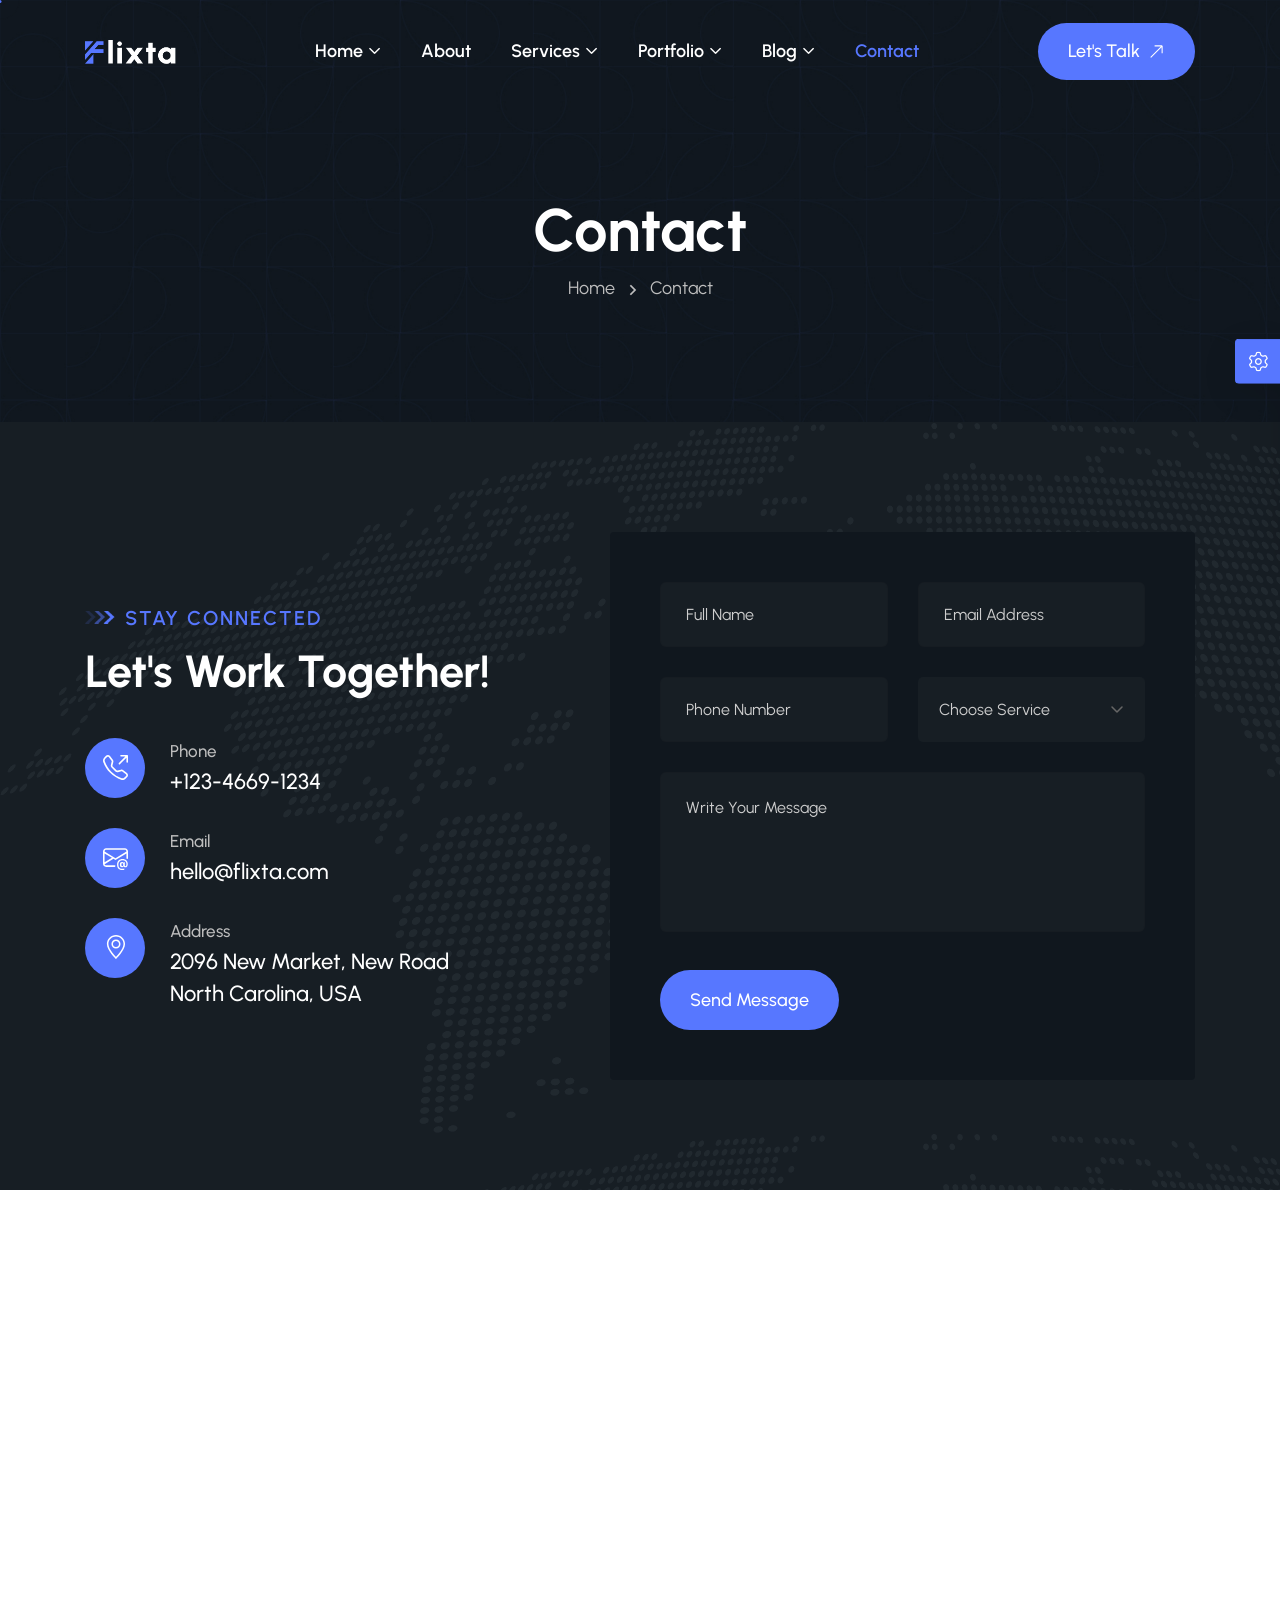
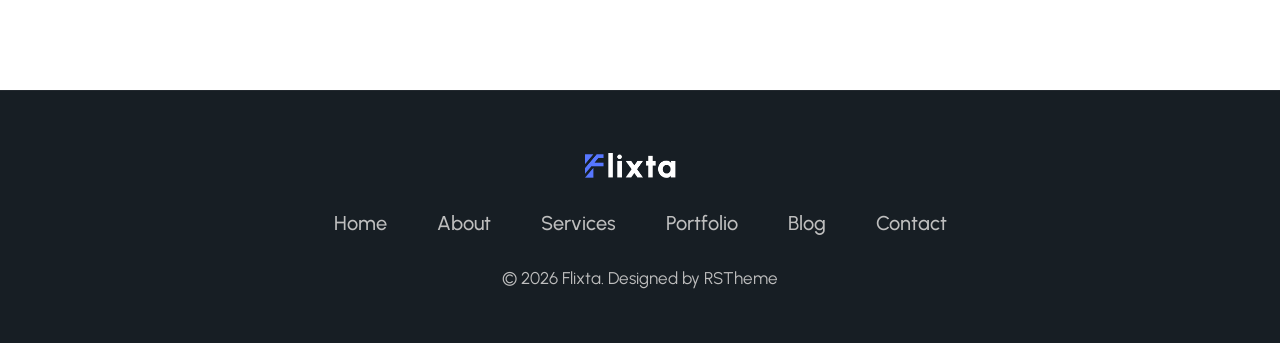
<file: contact.html>
<!doctype html>
<html class="no-js" lang="zxx">


<!-- Mirrored from demo.rstheme.com/html/flixta/contact.html by HTTrack Website Copier/3.x [XR&CO'2014], Sat, 04 Jan 2025 13:45:00 GMT -->
<head>
    <meta charset="utf-8">
    <meta http-equiv="x-ua-compatible" content="ie=edge">
    <title>Contact || HTML Template</title>
    <meta name="description" content="">
    <meta name="viewport" content="width=device-width, initial-scale=1">
    <!-- Place favicon.ico in the root directory -->
    <link rel="shortcut icon" type="image/x-icon" href="assets/images/favicon.png">
    <!-- CSS here -->
    <link rel="stylesheet" href="assets/css/vendor/bootstrap.min.css">
    <link rel="stylesheet" href="assets/css/vendor/animate.min.css">
    <link rel="stylesheet" href="assets/css/plugins/swiper.min.css">
    <link rel="stylesheet" href="assets/css/plugins/nice-select.css">
    <link rel="stylesheet" href="assets/css/vendor/magnific-popup.css">
    <link rel="stylesheet" href="assets/css/vendor/fontawesome-pro.css">
    <link rel="stylesheet" href="assets/css/vendor/spacing.css">
    <link rel="stylesheet" href="assets/css/vendor/remixicon.css">
    <link rel="stylesheet" href="assets/css/main.css">
</head>

<body class="rs-smoother-yes rtl">

    <!-- preloader start -->
    <div id="pre-load">
        <div id="loader" class="loader">
            <div class="loader-container">
                <div class="loader-icon"><img src="assets/images/favicon.png" alt=""></div>
            </div>
        </div>
    </div>
    <!-- preloader end -->

    <!-- preloader start -->

    <div id="rs-mouse">
        <div id="cursor-ball"></div>
    </div>

    <!-- preloader end -->

    <!-- Header area start -->
    <header>
        <div class="rs-header-area header-style-one header-transparent" id="header-sticky">
            <div class="container">
                <div class="rs-header-inner">
                    <div class="rs-header-left">
                        <div class="rs-header-logo">
                            <a class="logo-black" href="index.html"><img src="assets/images/logo/logo-black.png" alt="logo"></a>
                            <a class="logo-white" href="index.html"><img src="assets/images/logo/logo-white.png" alt="logo"></a>
                        </div>
                    </div>
                    <div class="rs-header-menu">
                        <nav id="mobile-menu" class="main-menu has-theme-yellow">
                            <ul class="multipage-menu">
                                <li class="menu-item-has-children">
                                    <a href="#">Home</a>
                                    <ul class="submenu last-children">
                                        <li class="menu-item-has-children has-arrow">
                                            <a href="#">Multipages</a>
                                            <ul class="submenu">
                                                <li><a href="index.html">CV/Resume</a></li>
                                                <li><a href="index-freelancer.html">Freelancer</a></li>
                                                <li><a href="index-web-developer.html">Web Developer</a></li>
                                                <li><a href="index-ui-ux-designer.html">UI/UX Designer</a></li>
                                                <li><a href="index-seo-specialist.html">SEO Specialist</a></li>
                                                <li><a href="index-freelance-copywriter.html">Freelance Copywriter</a></li>
                                                <li><a href="index-business-mentor.html">Business Mentor</a></li>
                                                <li><a href="index-doctor.html">Doctor</a></li>
                                                <li><a href="index-lawyer.html">Lawyer</a></li>
                                                <li><a href="index-yoga.html">Yoga</a></li>
                                                <li><a href="index-video-editor.html">video Editor</a></li>
                                                <li><a href="index-photography.html">Photography</a></li>
                                            </ul>
                                        </li>
                                        <li class="menu-item-has-children has-arrow">
                                            <a href="javascript:void(0)">Onepages</a>
                                            <ul class="submenu">
                                                <li><a href="index-resume-one-page.html">CV/Resume Onepage</a></li>
                                                <li><a href="index-freelancer-one-page.html">Freelancer Onepage</a></li>
                                                <li><a href="index-web-developer-one-page.html">Web Developer Onepage</a></li>
                                                <li><a href="index-ui-ux-designer-one-page.html">UI/UX Designer Onepage</a></li>
                                                <li><a href="index-seo-specialist-one-page.html">SEO Specialist Onepage</a></li>
                                                <li><a href="index-freelance-copywriter-one-page.html">Copywriter Onepage</a></li>
                                                <li><a href="index-business-mentor-one-page.html">Business Mentor Onepage</a></li>
                                                <li><a href="index-doctor-one-page.html">Doctor Onepage</a></li>
                                                <li><a href="index-lawyer-one-page.html">Lawyer Onepage</a></li>
                                                <li><a href="index-yoga-one-page.html">Yoga Onepage</a></li>
                                                <li><a href="index-video-editor-one-page.html">video Editor Onepage</a></li>
                                                <li><a href="index-photography-one-page.html">Photography Onepage</a></li>
                                            </ul>
                                        </li>
                                    </ul>
                                </li>
                                <li><a href="about.html">About</a></li>
                                <!-- page menu -->
                                <li class="menu-item-has-children">
                                    <a href="javascript:void(0)">Services</a>
                                    <ul class="submenu last-children">
                                        <li>
                                            <a href="services.html">Services</a>
                                        </li>
                                        <li>
                                            <a href="services-details.html">Services Details</a>
                                        </li>
                                    </ul>
                                </li>
                                <li class="menu-item-has-children">
                                    <a href="javascript:void(0)">Portfolio</a>
                                    <ul class="submenu last-children">
                                        <li>
                                            <a href="portfolio.html">Portfolio</a>
                                        </li>
                                        <li>
                                            <a href="portfolio-details.html">Portfolio Details</a>
                                        </li>
                                    </ul>
                                </li>
                                <!-- elements menu -->
                                <li class="menu-item-has-children">
                                    <a href="javascript:void(0)">Blog</a>
                                    <ul class="submenu last-children">
                                        <li>
                                            <a href="blog.html">Blog</a>
                                        </li>
                                        <li>
                                            <a href="blog-details.html">Blog Details</a>
                                        </li>
                                    </ul>
                                </li>
                                <li><a href="contact.html">Contact</a></li>
                            </ul>
                        </nav>
                    </div>
                    <div class="rs-header-right">
                        <div class="rs-header-btn style-one d-none d-sm-block">
                            <a class="rs-btn has-color has-icon" href="contact.html">Let's Talk
                                <span class="icon-box">
                                <svg class="icon-first" xmlns="http://www.w3.org/2000/svg" viewBox="0 0 32 32">
                                    <path
                                       d="M31.71,15.29l-10-10L20.29,6.71,28.59,15H0v2H28.59l-8.29,8.29,1.41,1.41,10-10A1,1,0,0,0,31.71,15.29Z">
                                    </path>
                                 </svg>
                                 <svg class="icon-second" xmlns="http://www.w3.org/2000/svg" viewBox="0 0 32 32">
                                    <path
                                       d="M31.71,15.29l-10-10L20.29,6.71,28.59,15H0v2H28.59l-8.29,8.29,1.41,1.41,10-10A1,1,0,0,0,31.71,15.29Z">
                                    </path>
                                 </svg>
                            </span>
                            </a>
                        </div>
                        <div class="rs-header-hamburger">
                            <div class="sidebar-toggle">
                                <a class="bar-icon" href="javascript:void(0)">
                                    <span></span>
                                    <span></span>
                                    <span></span>
                                </a>
                            </div>
                        </div>
                    </div>
                </div>
            </div>
        </div>
    </header>

    <!-- Header area end -->

    <!-- Offcanvas area start -->
    <div class="fix">
        <div class="offcanvas-area" data-lenis-prevent>
            <div class="offcanvas-wrapper">
                <div class="offcanvas-content">
                    <div class="offcanvas-top d-flex justify-content-between align-items-center mb-25">
                        <div class="offcanvas-logo">
                            <a class="logo-black" href="index.html"><img src="assets/images/logo/logo-black.png" alt="logo"></a>
                            <a class="logo-white" href="index.html"><img src="assets/images/logo/logo-white.png" alt="logo"></a>
                        </div>
                        <div class="offcanvas-close">
                            <button class="offcanvas-close-icon animation--flip">
                                <span class="offcanvas-m-lines">
                                <span class="offcanvas-m-line line--1"></span><span
                                    class="offcanvas-m-line line--2"></span><span
                                    class="offcanvas-m-line line--3"></span>
                                </span>
                            </button>
                        </div>
                    </div>
                    <div class="offcanvas-about mb-30 d-none d-sm-block">
                        <h4 class="offcanvas-title-meta">About Flixta</h4>
                        <p>Flixta is a Modern Personal Portfolio Website. Specifically designed for who need personal
                            Portfolios and small business. </p>
                    </div>
                    <div class="mobile-menu">
                        <div class="rs-offcanvas-menu mb-25">
                            <nav></nav>
                        </div>
                    </div>
                    <div class="offcanvas-contact mb-30">
                        <h4 class="offcanvas-title-meta">Contact Info</h4>
                        <ul>
                            <li class="d-flex align-items-center gap-15">
                                <div class="offcanvas-contact-icon">
                                    <svg xmlns="http://www.w3.org/2000/svg" width="14" height="18" viewBox="0 0 14 18" fill="none">
                                        <path d="M11.8768 9.68475C11.3059 10.835 10.5331 11.9818 9.74128 13.0109C8.95198 14.0368 8.15999 14.9249 7.5643 15.5572C7.48514 15.6412 7.40956 15.7206 7.33802 15.7951C7.26648 15.7206 7.1909 15.6412 7.11174 15.5572C6.51605 14.9249 5.72406 14.0368 4.93476 13.0109C4.14299 11.9818 3.37019 10.835 2.79925 9.68475C2.22242 8.52266 1.89032 7.43373 1.89032 6.5C1.89032 3.50846 4.32934 1.08333 7.33802 1.08333C10.3467 1.08333 12.7857 3.50846 12.7857 6.5C12.7857 7.43373 12.4536 8.52266 11.8768 9.68475ZM7.33802 17.3333C7.33802 17.3333 13.8753 11.1732 13.8753 6.5C13.8753 2.91015 10.9484 0 7.33802 0C3.7276 0 0.800781 2.91015 0.800781 6.5C0.800781 11.1732 7.33802 17.3333 7.33802 17.3333Z" fill="#6D6D6D"></path>
                                        <path d="M7.33802 8.66667C6.13455 8.66667 5.15894 7.69662 5.15894 6.5C5.15894 5.30338 6.13455 4.33333 7.33802 4.33333C8.54149 4.33333 9.5171 5.30338 9.5171 6.5C9.5171 7.69662 8.54149 8.66667 7.33802 8.66667ZM7.33802 9.75C9.14323 9.75 10.6066 8.29492 10.6066 6.5C10.6066 4.70507 9.14323 3.25 7.33802 3.25C5.53281 3.25 4.0694 4.70507 4.0694 6.5C4.0694 8.29492 5.53281 9.75 7.33802 9.75Z" fill="#6D6D6D"></path>
                                    </svg>
                                </div>
                                <div class="offcanvas-contact-text">
                                    <a href="#"> 2096 New Market, New Road <br>
                                    North Carolina, USA </a>
                                </div>
                            </li>
                            <li class="d-flex align-items-center gap-15">
                                <div class="offcanvas-contact-icon">
                                    <svg xmlns="http://www.w3.org/2000/svg" width="16" height="16" viewBox="0 0 16 16" fill="none">
                                        <path d="M3.65387 1.32849C3.40343 1.00649 2.92745 0.976861 2.639 1.26531L1.60508 2.29923C1.1216 2.78271 0.94387 3.46766 1.1551 4.06847C2.00338 6.48124 3.39215 8.74671 5.32272 10.6773C7.25329 12.6078 9.51876 13.9966 11.9315 14.8449C12.5323 15.0561 13.2173 14.8784 13.7008 14.3949L14.7347 13.361C15.0231 13.0726 14.9935 12.5966 14.6715 12.3461L12.3653 10.5524C12.2008 10.4245 11.9866 10.3793 11.7845 10.4298L9.59541 10.9771C9.00082 11.1257 8.37183 10.9515 7.93845 10.5181L5.48187 8.06155C5.04849 7.62817 4.87427 6.99919 5.02292 6.40459L5.57019 4.21553C5.62073 4.01336 5.57552 3.79918 5.44758 3.63468L3.65387 1.32849ZM1.88477 0.511076C2.62689 -0.231039 3.8515 -0.154797 4.49583 0.673634L6.28954 2.97983C6.6187 3.40304 6.73502 3.95409 6.60498 4.47423L6.05772 6.66329C5.99994 6.8944 6.06766 7.13888 6.2361 7.30732L8.69268 9.7639C8.86113 9.93235 9.1056 10.0001 9.33671 9.94229L11.5258 9.39502C12.0459 9.26499 12.597 9.3813 13.0202 9.71047L15.3264 11.5042C16.1548 12.1485 16.231 13.3731 15.4889 14.1152L14.455 15.1492C13.7153 15.8889 12.6089 16.2137 11.5778 15.8512C9.01754 14.9511 6.61438 13.4774 4.56849 11.4315C2.5226 9.38562 1.04895 6.98246 0.148838 4.42225C-0.213682 3.39112 0.11113 2.28472 0.85085 1.545L1.88477 0.511076Z" fill="#6D6D6D"></path>
                                        <path d="M11 0.5C11 0.223858 11.2239 0 11.5 0H15.5C15.7761 0 16 0.223858 16 0.5V4.5C16 4.77614 15.7761 5 15.5 5C15.2239 5 15 4.77614 15 4.5V1.70711L10.8536 5.85355C10.6583 6.04882 10.3417 6.04882 10.1464 5.85355C9.95118 5.65829 9.95118 5.34171 10.1464 5.14645L14.2929 1H11.5C11.2239 1 11 0.776142 11 0.5Z" fill="#6D6D6D"></path>
                                    </svg>
                                </div>
                                <div class="offcanvas-contact-text">
                                    <a href="tel:+12346691234"> +123-4669-1234 </a>
                                </div>
                            </li>
                            <li class="d-flex align-items-center gap-15">
                                <div class="offcanvas-contact-icon">
                                    <svg xmlns="http://www.w3.org/2000/svg" width="16" height="16" viewBox="0 0 16 16" fill="none">
                                        <path d="M2 2C0.895431 2 0 2.89543 0 4V12L2.58386e-05 12.0103C0.00555998 13.1101 0.898859 14 2 14H7.5C7.77614 14 8 13.7761 8 13.5C8 13.2239 7.77614 13 7.5 13H2C1.53715 13 1.14774 12.6855 1.03376 12.2586L6.67417 8.7876L8 9.5831L15 5.3831V8.5C15 8.77614 15.2239 9 15.5 9C15.7761 9 16 8.77614 16 8.5V4C16 2.89543 15.1046 2 14 2H2ZM5.70808 8.20794L1 11.1052V5.3831L5.70808 8.20794ZM1 4.2169V4C1 3.44772 1.44772 3 2 3H14C14.5523 3 15 3.44772 15 4V4.2169L8 8.4169L1 4.2169Z" fill="#6D6D6D"></path>
                                        <path d="M14.2467 14.2686C15.2567 14.2686 15.8339 13.4116 15.8339 12.2442V12.0344C15.8339 10.4297 14.6402 9 12.5197 9H12.4847C10.421 9 9 10.3598 9 12.4322V12.6465C9 14.8195 10.4385 16 12.3579 16H12.4016C12.9963 16 13.4204 15.9257 13.639 15.8251V15.0949C13.3941 15.2042 12.9656 15.2742 12.4585 15.2742H12.4147C11.0812 15.2742 9.84385 14.4872 9.84385 12.6202V12.4628C9.84385 10.8057 10.9019 9.73891 12.4847 9.73891H12.524C14.0587 9.73891 15.0075 10.7883 15.0075 12.065V12.183C15.0075 13.158 14.6839 13.5734 14.3691 13.5734C14.1374 13.5734 13.9582 13.4247 13.9582 13.1537V10.9631H13.0531V11.5315H13.0225C12.9394 11.2342 12.6552 10.9019 12.0693 10.9019C11.2911 10.9019 10.8101 11.4572 10.8101 12.3011V12.8301C10.8101 13.722 11.2998 14.2642 12.0693 14.2642C12.5415 14.2642 12.9656 14.0369 13.0837 13.6215H13.1274C13.2455 14.0412 13.7439 14.2686 14.2467 14.2686ZM11.7939 12.6814V12.4541C11.7939 11.9076 12.0212 11.6627 12.3666 11.6627C12.664 11.6627 12.9394 11.8551 12.9394 12.371V12.7383C12.9394 13.3111 12.6858 13.4816 12.3754 13.4816C12.0212 13.4816 11.7939 13.2673 11.7939 12.6814Z" fill="#6D6D6D"></path>
                                    </svg>
                                </div>
                                <div class="offcanvas-contact-text">
                                    <a href="mailto:hello@flixta.com">hello@flixta.com</a>
                                </div>
                            </li>
                        </ul>
                    </div>
                    <div class="offcanvas-social">
                        <h4 class="offcanvas-title-meta">Subscribe & Follow</h4>
                        <ul>
                            <li><a href="#"><i class="fab fa-facebook-f"></i></a></li>
                            <li><a href="#"><i class="fab fa-twitter"></i></a></li>
                            <li><a href="#"><i class="fab fa-youtube"></i></a></li>
                            <li><a href="#"><i class="fab fa-linkedin"></i></a></li>
                        </ul>
                    </div>
                </div>
            </div>
        </div>
    </div>
    <div class="offcanvas-overlay"></div>
    <div class="offcanvas-overlay-white"></div>
    <!-- Offcanvas area start -->

    <!-- Body main wrapper start -->
    <main>

        <!-- breadcrumb area start -->
        <section class="rs-breadcrumb-area rs-breadcrumb-one p-relative">
            <div class="rs-breadcrumb-bg bg-white" data-background="assets/images/bg/breadcrumb-bg-01.png"></div>
            <div class="rs-breadcrumb-bg bg-black" data-background="assets/images/bg/breadcrumb-bg-dark-01.png"></div>
            <div class="container">
                <div class="row justify-content-center">
                    <div class="col-xxl-6 col-xl-8 col-lg-8">
                        <div class="rs-breadcrumb-content-wrapper">
                            <div class="rs-breadcrumb-title-wrapper text-center">
                                <h1 class="rs-breadcrumb-title">Contact</h1>
                            </div>
                            <div class="rs-breadcrumb-menu text-center">
                                <nav>
                                    <ul>
                                        <li><span><a href="index.html">Home</a></span></li>
                                        <li><span>Contact</span></li>
                                    </ul>
                                </nav>
                            </div>
                        </div>
                    </div>
                </div>
            </div>
        </section>
        <!-- breadcrumb area end -->

        <!-- contact area start -->
        <section class="rs-contact-area rs-contact-one section-space primary-bg p-relative">
            <div class="rs-contact-bg" data-background="assets/images/bg/contact-bg-01.png">
            </div>
            <div class="container">
                <div class="row align-items-center g-5">
                    <div class="col-xl-5 col-lg-5">
                        <div class="rs-contact-wrapper">
                            <div class="rs-section-title-wrapper section-title-space">
                                <span class="rs-section-subtitle justify-content-start">
                                    <img src="assets/images/shape/small-arrow.png" alt="image">STAY CONNECTED
                                </span>
                                <h2 class="rs-section-title">Let's Work Together!</h2>
                            </div>
                            <div class="rs-contact-list">
                                <div class="rs-contact-list-item">
                                    <div class="rs-contact-icon">
                                        <span>
                                            <svg xmlns="http://www.w3.org/2000/svg" width="16" height="16"
                                                viewBox="0 0 16 16" fill="none">
                                                <path
                                                    d="M3.65387 1.32849C3.40343 1.00649 2.92745 0.976861 2.639 1.26531L1.60508 2.29923C1.1216 2.78271 0.94387 3.46766 1.1551 4.06847C2.00338 6.48124 3.39215 8.74671 5.32272 10.6773C7.25329 12.6078 9.51876 13.9966 11.9315 14.8449C12.5323 15.0561 13.2173 14.8784 13.7008 14.3949L14.7347 13.361C15.0231 13.0726 14.9935 12.5966 14.6715 12.3461L12.3653 10.5524C12.2008 10.4245 11.9866 10.3793 11.7845 10.4298L9.59541 10.9771C9.00082 11.1257 8.37183 10.9515 7.93845 10.5181L5.48187 8.06155C5.04849 7.62817 4.87427 6.99919 5.02292 6.40459L5.57019 4.21553C5.62073 4.01336 5.57552 3.79918 5.44758 3.63468L3.65387 1.32849ZM1.88477 0.511076C2.62689 -0.231039 3.8515 -0.154797 4.49583 0.673634L6.28954 2.97983C6.6187 3.40304 6.73502 3.95409 6.60498 4.47423L6.05772 6.66329C5.99994 6.8944 6.06766 7.13888 6.2361 7.30732L8.69268 9.7639C8.86113 9.93235 9.1056 10.0001 9.33671 9.94229L11.5258 9.39502C12.0459 9.26499 12.597 9.3813 13.0202 9.71047L15.3264 11.5042C16.1548 12.1485 16.231 13.3731 15.4889 14.1152L14.455 15.1492C13.7153 15.8889 12.6089 16.2137 11.5778 15.8512C9.01754 14.9511 6.61438 13.4774 4.56849 11.4315C2.5226 9.38562 1.04895 6.98246 0.148838 4.42225C-0.213682 3.39112 0.11113 2.28472 0.85085 1.545L1.88477 0.511076Z"
                                                    fill="#6D6D6D"></path>
                                                <path
                                                    d="M11 0.5C11 0.223858 11.2239 0 11.5 0H15.5C15.7761 0 16 0.223858 16 0.5V4.5C16 4.77614 15.7761 5 15.5 5C15.2239 5 15 4.77614 15 4.5V1.70711L10.8536 5.85355C10.6583 6.04882 10.3417 6.04882 10.1464 5.85355C9.95118 5.65829 9.95118 5.34171 10.1464 5.14645L14.2929 1H11.5C11.2239 1 11 0.776142 11 0.5Z"
                                                    fill="#6D6D6D"></path>
                                            </svg>
                                        </span>
                                    </div>
                                    <div class="rs-contact-list-content">
                                        <span>Phone</span>
                                        <h6><a href="tel:+12346691234"> +123-4669-1234 </a></h6>
                                    </div>
                                </div>
                                <div class="rs-contact-list-item">
                                    <div class="rs-contact-icon">
                                        <span>
                                            <svg xmlns="http://www.w3.org/2000/svg" width="16" height="16"
                                                viewBox="0 0 16 16" fill="none">
                                                <path
                                                    d="M2 2C0.895431 2 0 2.89543 0 4V12L2.58386e-05 12.0103C0.00555998 13.1101 0.898859 14 2 14H7.5C7.77614 14 8 13.7761 8 13.5C8 13.2239 7.77614 13 7.5 13H2C1.53715 13 1.14774 12.6855 1.03376 12.2586L6.67417 8.7876L8 9.5831L15 5.3831V8.5C15 8.77614 15.2239 9 15.5 9C15.7761 9 16 8.77614 16 8.5V4C16 2.89543 15.1046 2 14 2H2ZM5.70808 8.20794L1 11.1052V5.3831L5.70808 8.20794ZM1 4.2169V4C1 3.44772 1.44772 3 2 3H14C14.5523 3 15 3.44772 15 4V4.2169L8 8.4169L1 4.2169Z"
                                                    fill="#6D6D6D"></path>
                                                <path
                                                    d="M14.2467 14.2686C15.2567 14.2686 15.8339 13.4116 15.8339 12.2442V12.0344C15.8339 10.4297 14.6402 9 12.5197 9H12.4847C10.421 9 9 10.3598 9 12.4322V12.6465C9 14.8195 10.4385 16 12.3579 16H12.4016C12.9963 16 13.4204 15.9257 13.639 15.8251V15.0949C13.3941 15.2042 12.9656 15.2742 12.4585 15.2742H12.4147C11.0812 15.2742 9.84385 14.4872 9.84385 12.6202V12.4628C9.84385 10.8057 10.9019 9.73891 12.4847 9.73891H12.524C14.0587 9.73891 15.0075 10.7883 15.0075 12.065V12.183C15.0075 13.158 14.6839 13.5734 14.3691 13.5734C14.1374 13.5734 13.9582 13.4247 13.9582 13.1537V10.9631H13.0531V11.5315H13.0225C12.9394 11.2342 12.6552 10.9019 12.0693 10.9019C11.2911 10.9019 10.8101 11.4572 10.8101 12.3011V12.8301C10.8101 13.722 11.2998 14.2642 12.0693 14.2642C12.5415 14.2642 12.9656 14.0369 13.0837 13.6215H13.1274C13.2455 14.0412 13.7439 14.2686 14.2467 14.2686ZM11.7939 12.6814V12.4541C11.7939 11.9076 12.0212 11.6627 12.3666 11.6627C12.664 11.6627 12.9394 11.8551 12.9394 12.371V12.7383C12.9394 13.3111 12.6858 13.4816 12.3754 13.4816C12.0212 13.4816 11.7939 13.2673 11.7939 12.6814Z"
                                                    fill="#6D6D6D"></path>
                                            </svg>
                                        </span>
                                    </div>
                                    <div class="rs-contact-list-content">
                                        <span>Email</span>
                                        <h6><a href="mailto:hello@flixta.com">hello@flixta.com</a></h6>
                                    </div>
                                </div>
                                <div class="rs-contact-list-item">
                                    <div class="rs-contact-icon">
                                        <span>
                                            <svg xmlns="http://www.w3.org/2000/svg" width="14" height="18"
                                                viewBox="0 0 14 18" fill="none">
                                                <path
                                                    d="M11.8768 9.68475C11.3059 10.835 10.5331 11.9818 9.74128 13.0109C8.95198 14.0368 8.15999 14.9249 7.5643 15.5572C7.48514 15.6412 7.40956 15.7206 7.33802 15.7951C7.26648 15.7206 7.1909 15.6412 7.11174 15.5572C6.51605 14.9249 5.72406 14.0368 4.93476 13.0109C4.14299 11.9818 3.37019 10.835 2.79925 9.68475C2.22242 8.52266 1.89032 7.43373 1.89032 6.5C1.89032 3.50846 4.32934 1.08333 7.33802 1.08333C10.3467 1.08333 12.7857 3.50846 12.7857 6.5C12.7857 7.43373 12.4536 8.52266 11.8768 9.68475ZM7.33802 17.3333C7.33802 17.3333 13.8753 11.1732 13.8753 6.5C13.8753 2.91015 10.9484 0 7.33802 0C3.7276 0 0.800781 2.91015 0.800781 6.5C0.800781 11.1732 7.33802 17.3333 7.33802 17.3333Z"
                                                    fill="#6D6D6D"></path>
                                                <path
                                                    d="M7.33802 8.66667C6.13455 8.66667 5.15894 7.69662 5.15894 6.5C5.15894 5.30338 6.13455 4.33333 7.33802 4.33333C8.54149 4.33333 9.5171 5.30338 9.5171 6.5C9.5171 7.69662 8.54149 8.66667 7.33802 8.66667ZM7.33802 9.75C9.14323 9.75 10.6066 8.29492 10.6066 6.5C10.6066 4.70507 9.14323 3.25 7.33802 3.25C5.53281 3.25 4.0694 4.70507 4.0694 6.5C4.0694 8.29492 5.53281 9.75 7.33802 9.75Z"
                                                    fill="#6D6D6D"></path>
                                            </svg>
                                        </span>
                                    </div>
                                    <div class="rs-contact-list-content">
                                        <span>Address</span>
                                        <h6><a href="#"> 2096 New Market, New Road <br>
                                                North Carolina, USA </a></h6>
                                    </div>
                                </div>
                            </div>
                        </div>
                    </div>
                    <div class="col-xl-7 col-lg-7">
                        <div class="rs-contact-form">
                            <form id="contact-form" action="https://demo.rstheme.com/html/flixta/assets/mailer.php" method="POST">
                                <div class="row g-5">
                                    <div class="col-md-6">
                                        <div class="rs-contact-input">
                                            <input id="name" name="name" type="text" placeholder="Full Name">
                                        </div>
                                    </div>
                                    <div class="col-md-6">
                                        <div class="rs-contact-input">
                                            <input id="email" name="email" type="email" placeholder="Email Address">
                                        </div>
                                    </div>
                                    <div class="col-md-6">
                                        <div class="rs-contact-input">
                                            <input id="phone" name="phone" type="text" placeholder="Phone Number">
                                        </div>
                                    </div>
                                    <div class="col-md-6">
                                        <div class="rs-contact-input">
                                            <div class="rs-contact-input">
                                                <select id="subject" name="subject">
                                                    <option>Choose Service</option>
                                                    <option value="one">Web Development</option>
                                                    <option value="two">Digital Marketing</option>
                                                    <option value="three">Brand Strategy</option>
                                                    <option value="four">App Development</option>
                                                </select>
                                            </div>
                                        </div>
                                    </div>
                                    <div class="col-md-12">
                                        <div class="rs-contact-input">
                                            <textarea id="message" name="message" placeholder="Write Your Message"></textarea>
                                        </div>
                                    </div>
                                    <div class="col-md-12">
                                        <div class="rs-contact-btn">
                                            <button type="submit" class="rs-btn has-color">Send Message</button>
                                        </div>
                                    </div>
                                </div>
                            </form>
                        </div>
                    </div>
                </div>
            </div>
        </section>
        <!-- contact area end -->

        <!-- Google map area start -->
        <div class="rs-map-area rs-map-one">
            <div class="rs-google-map">
                <iframe src="https://www.google.com/maps/embed?pb=!1m14!1m12!1m3!1d34214.60083365065!2d-74.01068688015093!3d40.714229226069826!2m3!1f0!2f0!3f0!3m2!1i1024!2i768!4f13.1!5e0!3m2!1sen!2sbd!4v1713786758295!5m2!1sen!2sbd" allowfullscreen="" loading="lazy" referrerpolicy="no-referrer-when-downgrade">
                </iframe>
            </div>
        </div>
        <!-- Google map area end-->

    </main>
    <!-- Body main wrapper end -->

    <!-- footer area start -->
    <footer class="rs-footer-area rs-footer-one primary-bg">
        <div class="container">
            <div class="row justify-content-center">
                <div class="col-xl-6">
                    <div class="rs-footer-widget footer-1-col-1">
                        <div class="rs-footer-widget-logo text-center">
                            <a class="logo-black" href="index.html"><img src="assets/images/logo/logo-black.png" alt="logo"></a>
                            <a class="logo-white" href="index.html"><img src="assets/images/logo/logo-white.png" alt="logo"></a>
                        </div>
                        <div class="rs-footer-widget-content">
                            <div class="rs-footer-list-wrapper">
                                <ul class="rs-footer-list">
                                    <li><a href="index.html">Home</a></li>
                                    <li><a href="about.html">About</a></li>
                                    <li><a href="services.html">Services</a></li>
                                    <li><a href="portfolio.html">Portfolio</a></li>
                                    <li><a href="blog.html">Blog</a></li>
                                    <li><a href="contact.html">Contact</a></li>
                                </ul>
                            </div>
                        </div>
                    </div>
                </div>
            </div>
        </div>
        <div class="rs-footer-copyright-area rs-copyright-one">
            <div class="container">
                <div class="row justify-content-center">
                    <div class="col-xl-12">
                        <div class="rs-footer-copyright text-center">
                            <p>© <span id="year"></span> Flixta. Designed by <a href="https://rstheme.com/">RSTheme</a>
                            </p>
                        </div>
                    </div>
                </div>
            </div>
        </div>
    </footer>
    <!-- footer area end -->

    <!-- back to top -->
    <!-- Backtotop start -->
    <div class="backtotop-wrap cursor-pointer">
        <svg class="backtotop-circle svg-content" width="100%" height="100%" viewBox="-1 -1 102 102">
            <path d="M50,1 a49,49 0 0,1 0,98 a49,49 0 0,1 0,-98" />
        </svg>
    </div>
    <!-- Backtotop end -->

    <!-- JS here -->
    <script src="assets/js/vendor/jquery-3.7.1.min.js"></script>
    <script src="assets/js/plugins/waypoints.min.js"></script>
    <script src="assets/js/vendor/bootstrap.bundle.min.js"></script>
    <script src="assets/js/plugins/meanmenu.min.js"></script>
    <script src="assets/js/plugins/swiper.min.js"></script>
    <script src="assets/js/plugins/wow.js"></script>
    <script src="assets/js/vendor/magnific-popup.min.js"></script>
    <script src="assets/js/vendor/isotope.pkgd.min.js"></script>
    <script src="assets/js/vendor/imagesloaded.pkgd.min.js"></script>
    <script src="assets/js/plugins/nice-select.min.js"></script>
    <script src="assets/js/plugins/jarallax.min.js"></script>
    <script src="assets/js/vendor/ajax-form.js"></script>
    <script src="assets/js/plugins/easypie.js"></script>
    <script src="assets/js/plugins/headding-title.js"></script>
    <script src="assets/js/plugins/lenis.min.js"></script>
    <script src="assets/js/plugins/gsap.min.js"></script>
    <script src="assets/js/plugins/rs-anim-int.js"></script>
    <script src="assets/js/plugins/rs-scroll-trigger.min.js"></script>
    <script src="assets/js/plugins/rs-splitText.min.js"></script>
    <script src="assets/js/plugins/jquery.lettering.js"></script>
    <script src="assets/js/plugins/parallax-effect.min.js"></script>
    <script src="assets/js/vendor/purecounter.js"></script>
    <script src="assets/js/vendor/dark-light.js"></script>
    <script src="assets/js/main.js"></script>
</body>


<!-- Mirrored from demo.rstheme.com/html/flixta/contact.html by HTTrack Website Copier/3.x [XR&CO'2014], Sat, 04 Jan 2025 13:45:00 GMT -->
</html>
</file>
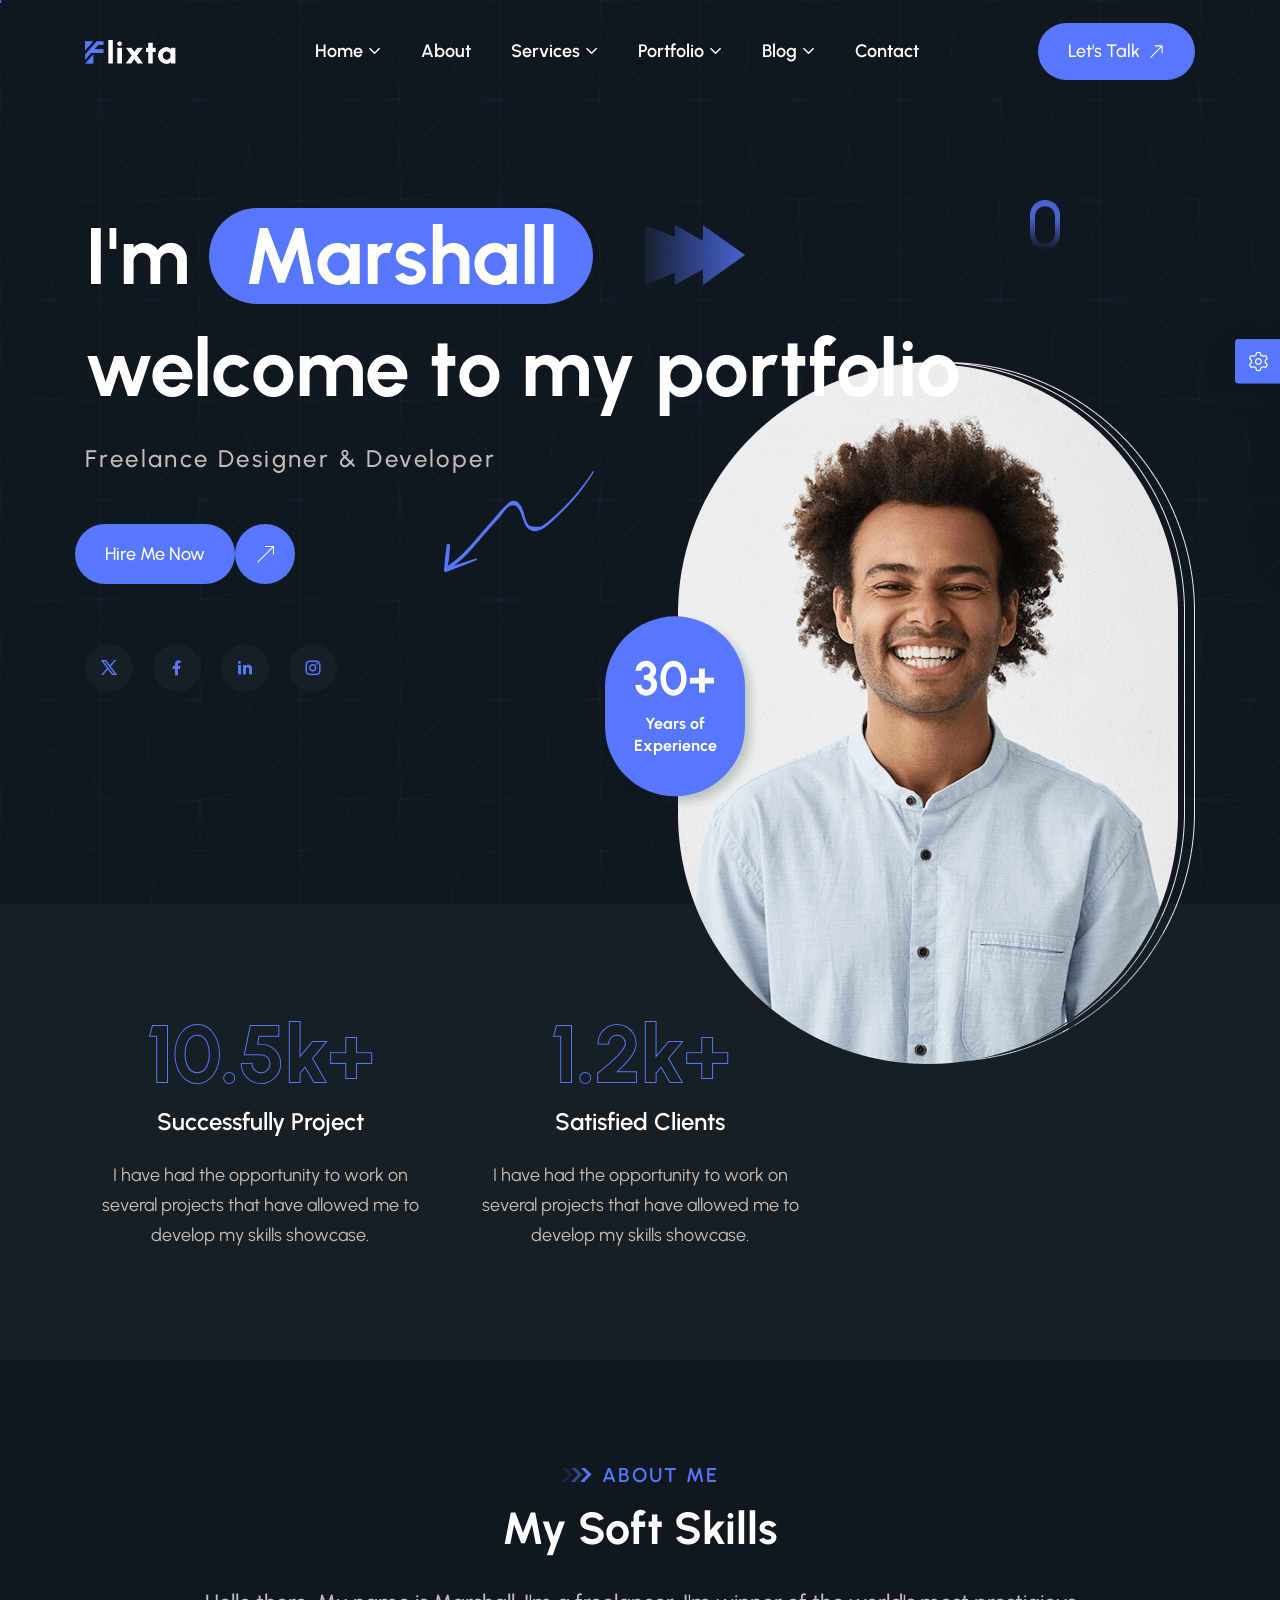
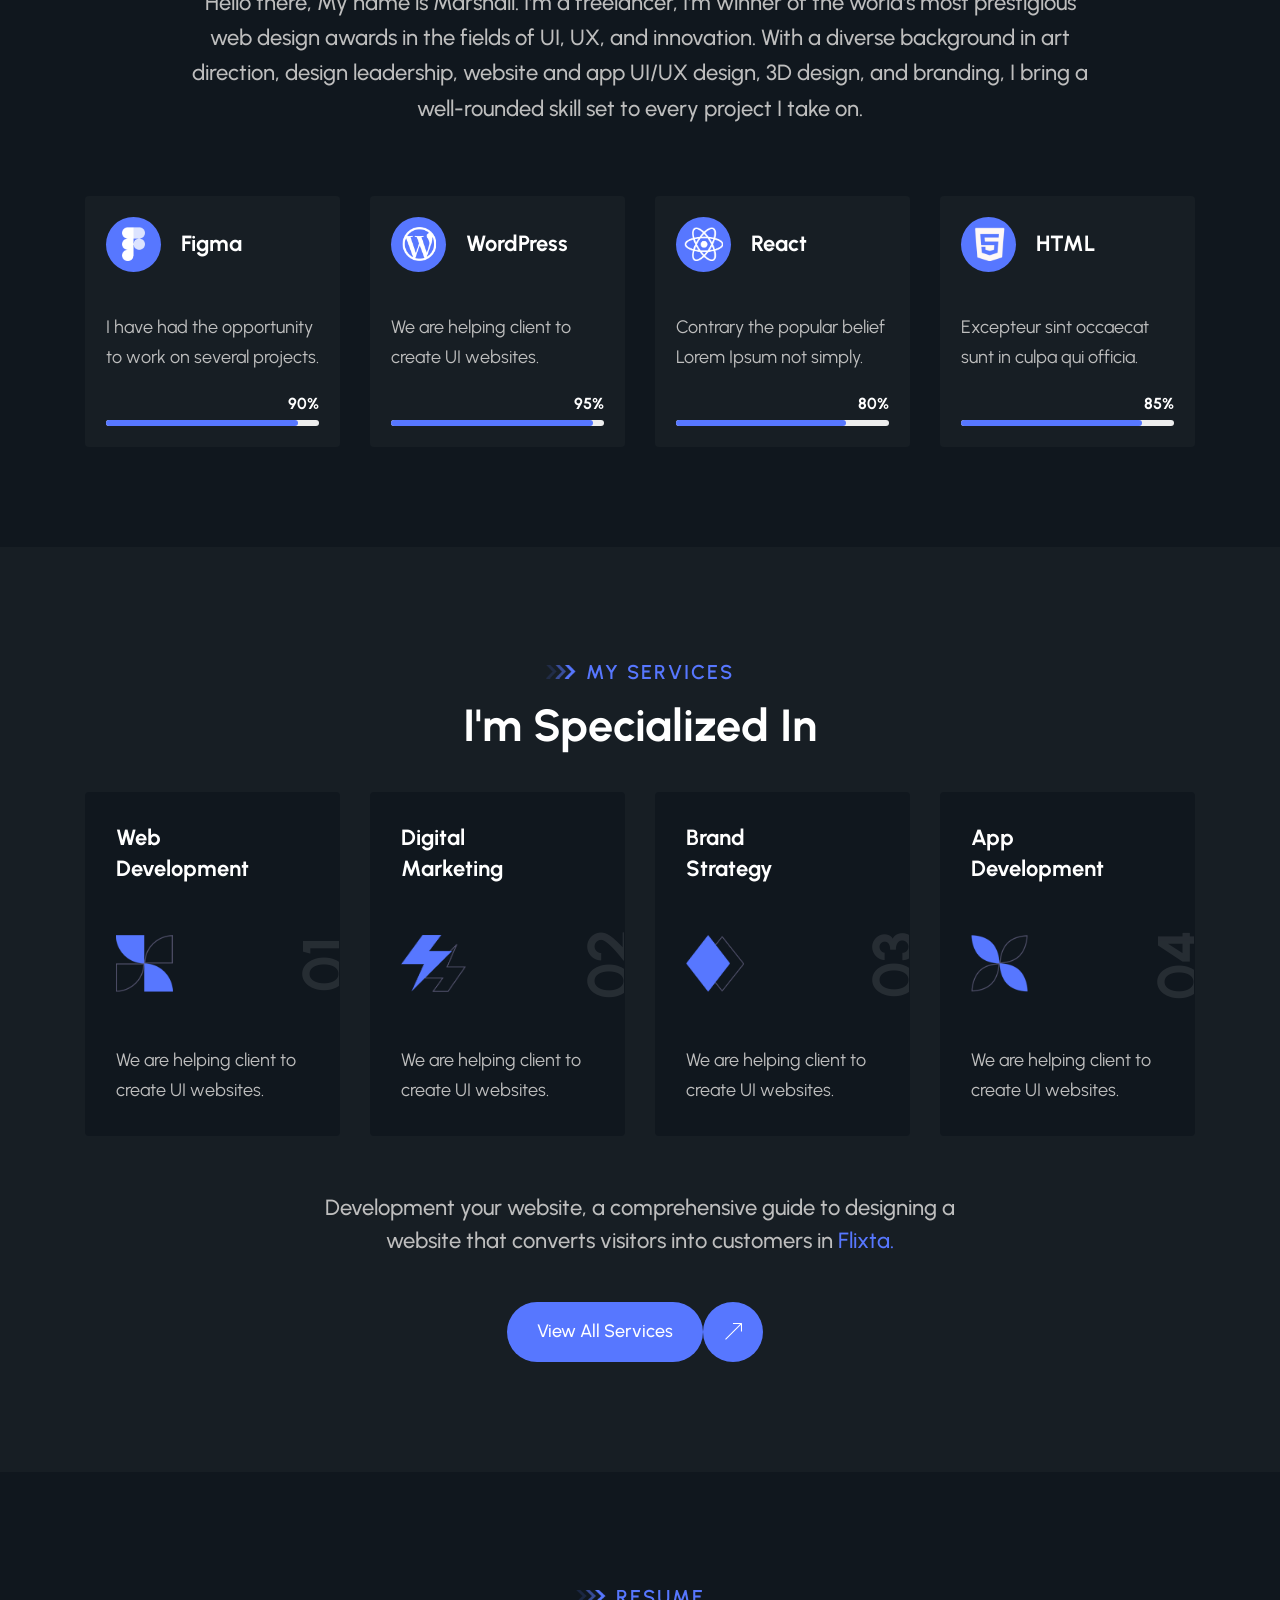
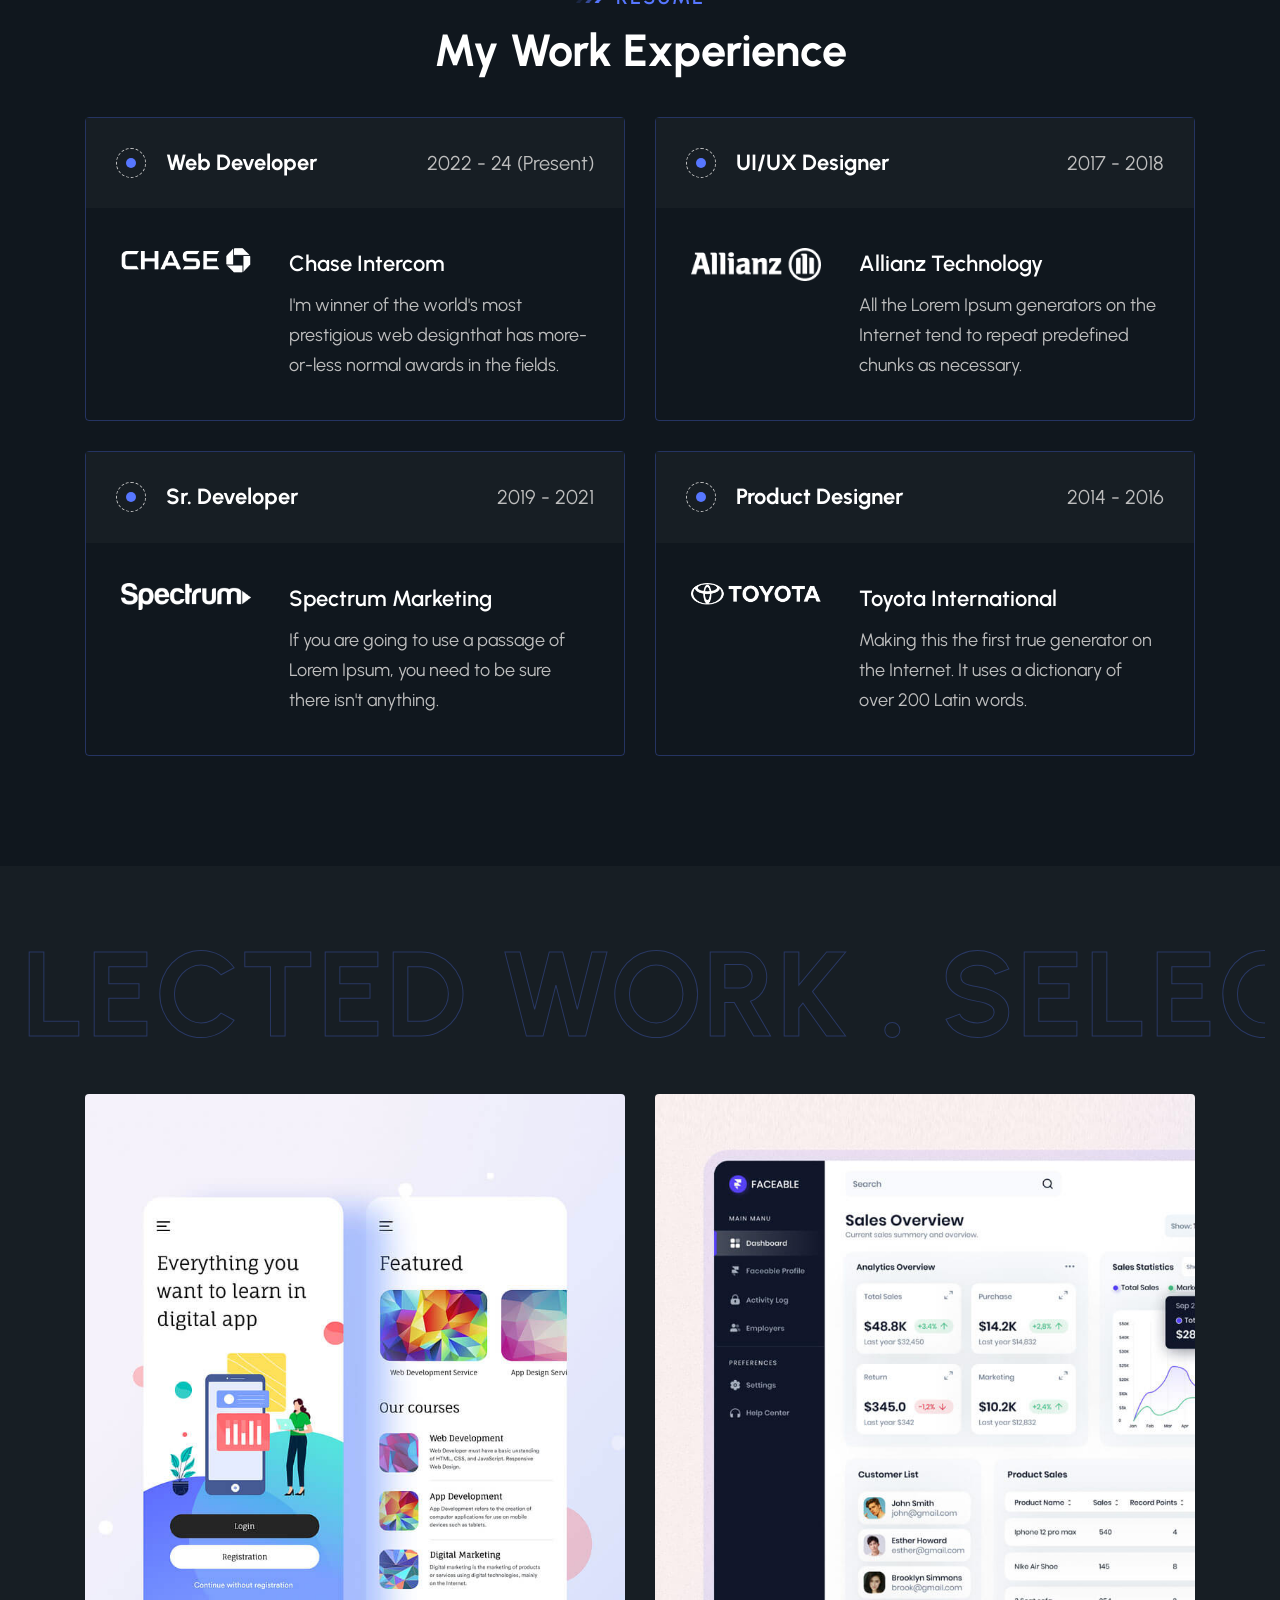
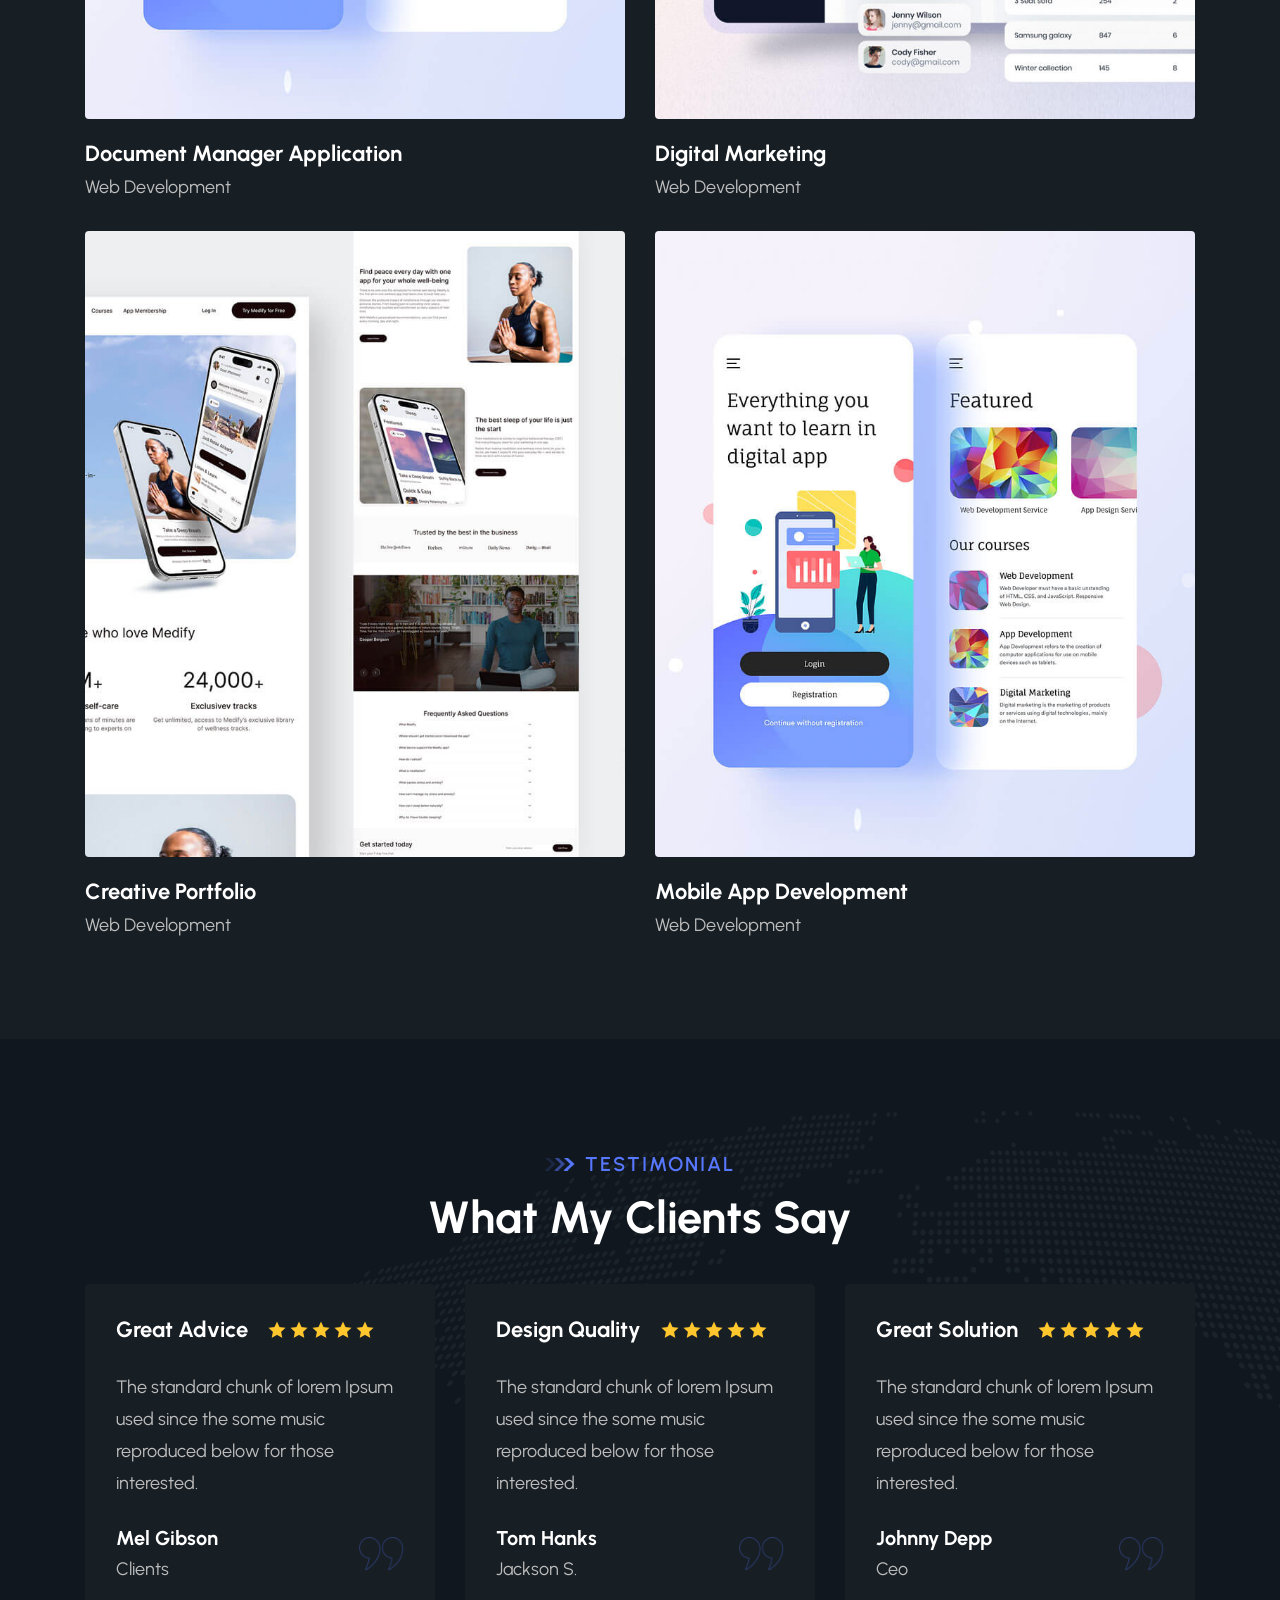
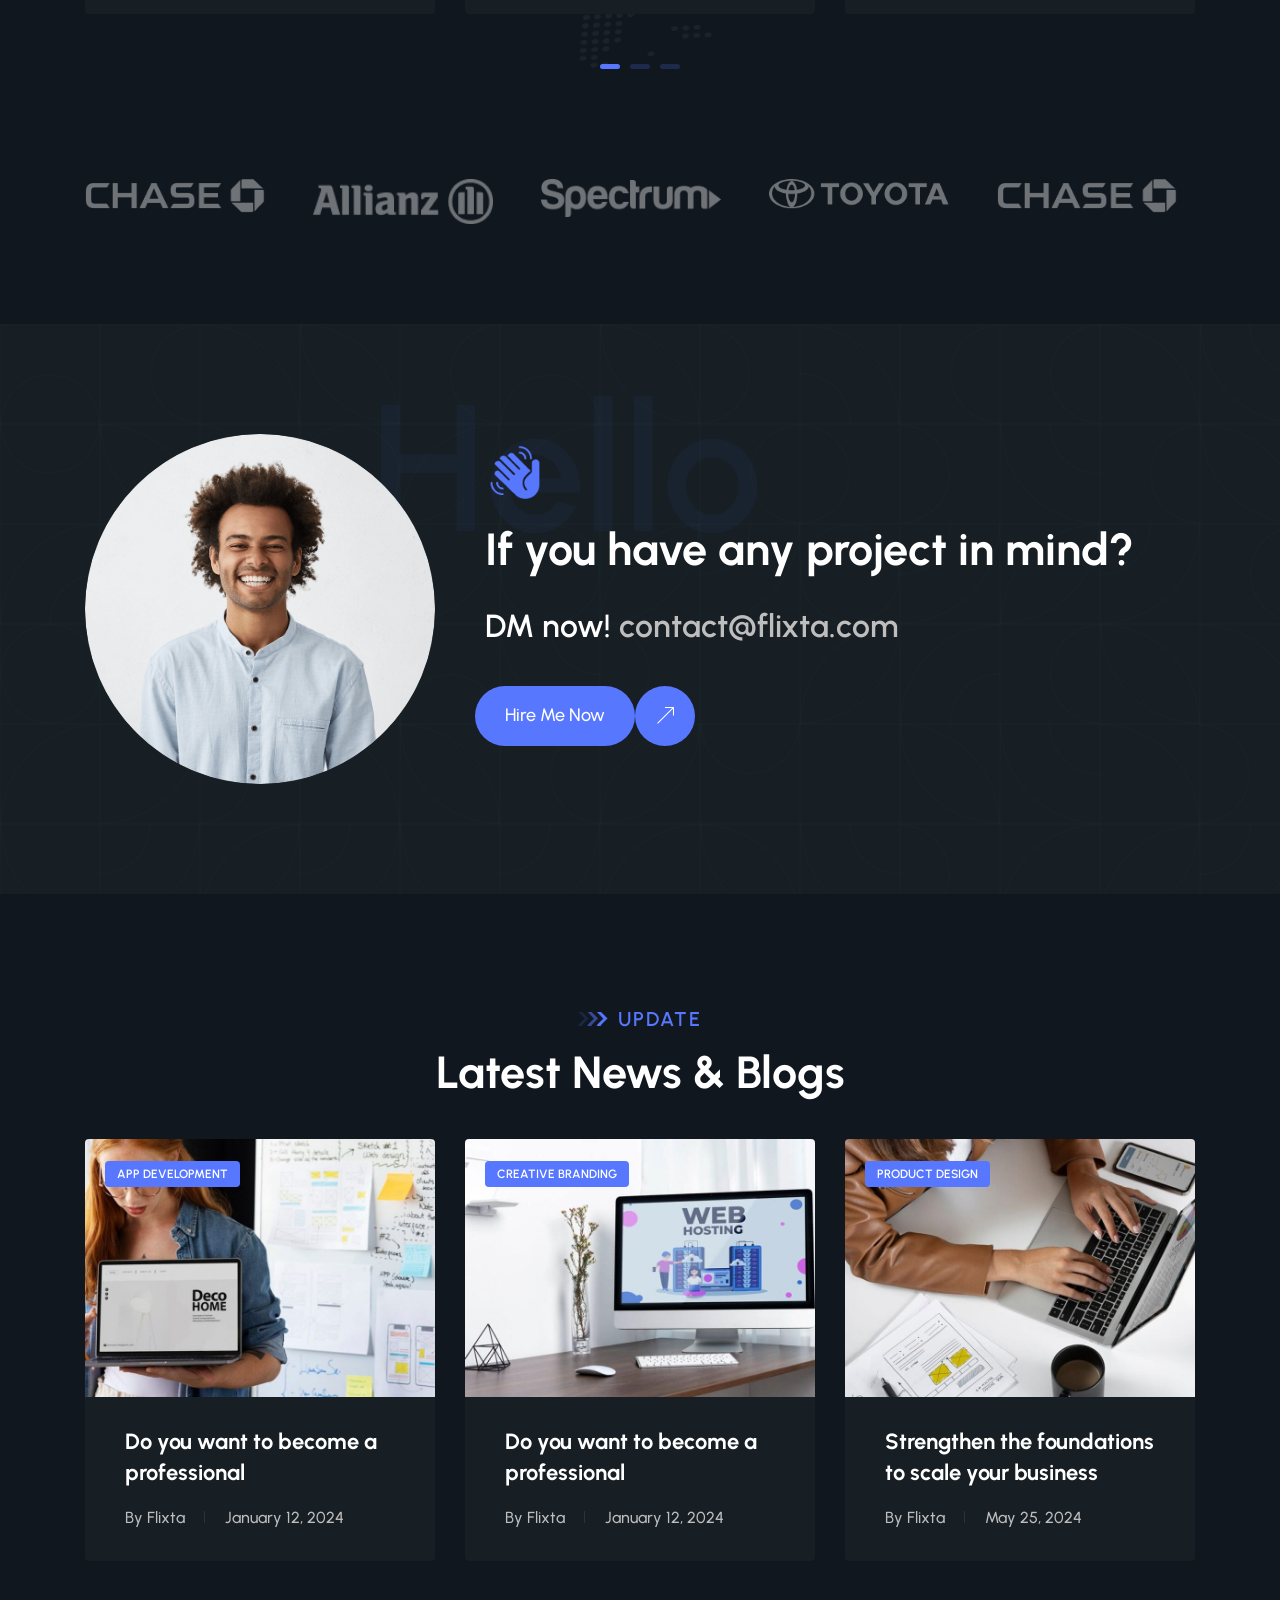
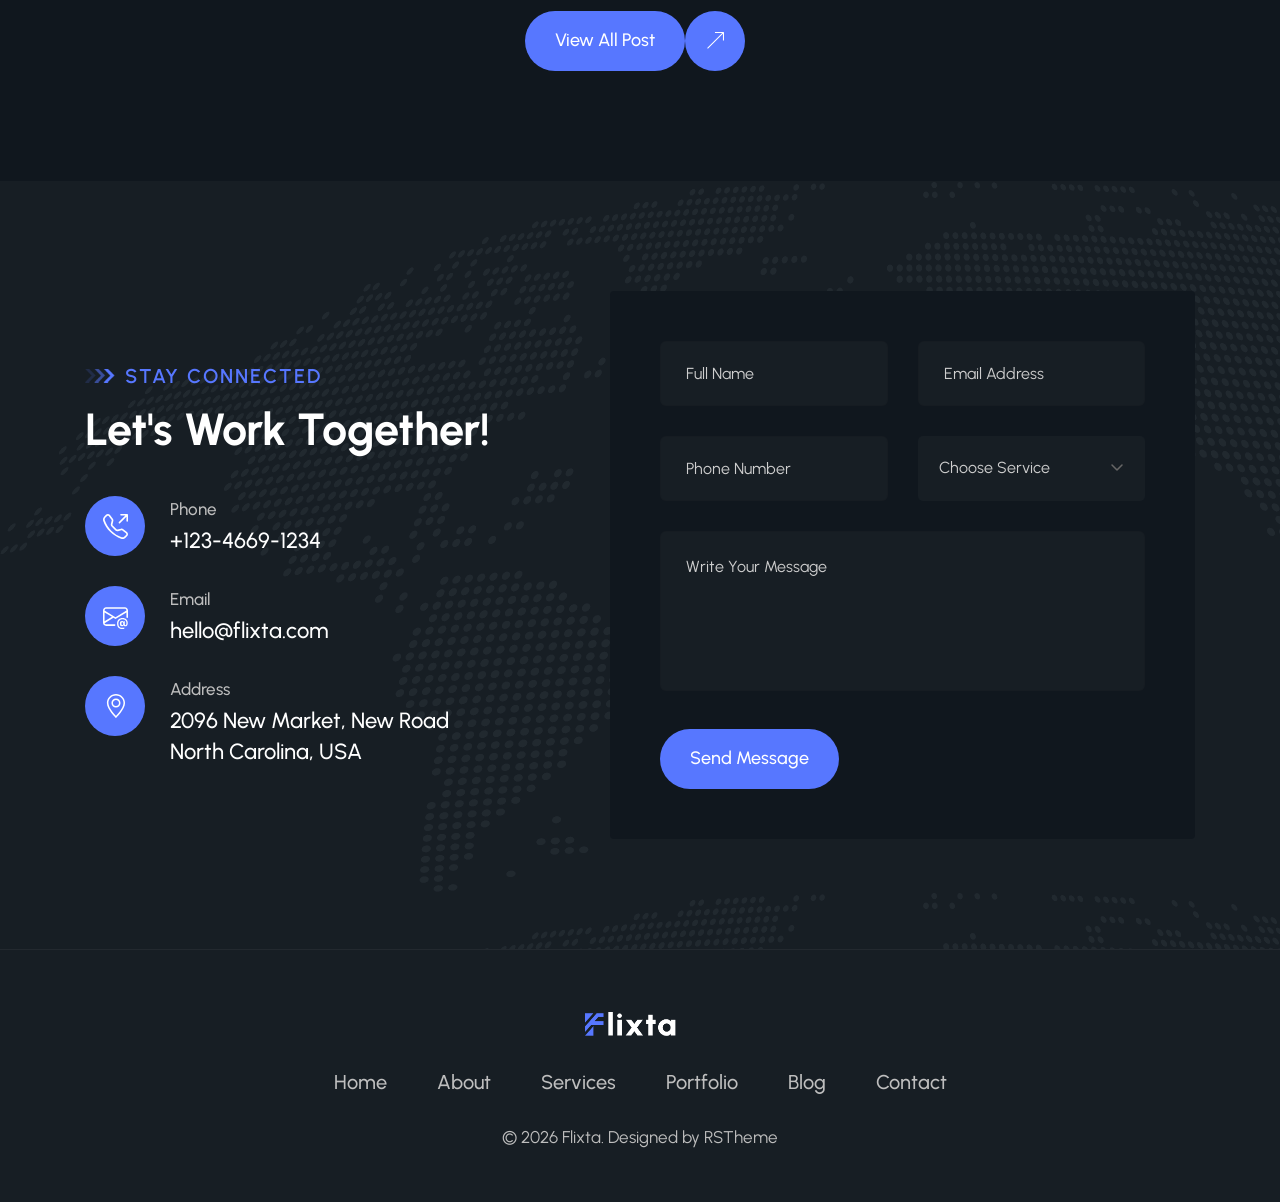
<file: home.html>
<!doctype html>
<html class="no-js" lang="zxx">


<!-- Mirrored from demo.rstheme.com/html/flixta/index.html by HTTrack Website Copier/3.x [XR&CO'2014], Sat, 04 Jan 2025 13:43:19 GMT -->
<head>
    <meta charset="utf-8">
    <meta http-equiv="x-ua-compatible" content="ie=edge">
    <title>CV/Resume || HTML Template</title>
    <meta name="description" content="">
    <meta name="viewport" content="width=device-width, initial-scale=1">
    <!-- Place favicon.ico in the root directory -->
    <link rel="shortcut icon" type="image/x-icon" href="assets/images/favicon.png">
    <!-- CSS here -->
    <link rel="stylesheet" href="assets/css/vendor/bootstrap.min.css">
    <link rel="stylesheet" href="assets/css/vendor/animate.min.css">
    <link rel="stylesheet" href="assets/css/plugins/swiper.min.css">
    <link rel="stylesheet" href="assets/css/plugins/nice-select.css">
    <link rel="stylesheet" href="assets/css/vendor/magnific-popup.css">
    <link rel="stylesheet" href="assets/css/vendor/fontawesome-pro.css">
    <link rel="stylesheet" href="assets/css/vendor/spacing.css">
    <link rel="stylesheet" href="assets/css/vendor/remixicon.css">
    <link rel="stylesheet" href="assets/css/main.css">
</head>

<body class="rs-smoother-yes rtl">

    <!-- preloader start -->
    <div id="pre-load">
        <div id="loader" class="loader">
            <div class="loader-container">
                <div class="loader-icon"><img src="assets/images/favicon.png" alt=""></div>
            </div>
        </div>
    </div>
    <!-- preloader end -->

    <!-- preloader start -->

    <div id="rs-mouse">
        <div id="cursor-ball"></div>
    </div>

    <!-- preloader end -->

    <!-- Header area start -->
    <header>
        <div class="rs-header-area header-style-one header-transparent" id="header-sticky">
            <div class="container">
                <div class="rs-header-inner">
                    <div class="rs-header-left">
                        <div class="rs-header-logo">
                            <a class="logo-black" href="index.html"><img src="assets/images/logo/logo-black.png" alt="logo"></a>
                            <a class="logo-white" href="index.html"><img src="assets/images/logo/logo-white.png" alt="logo"></a>
                        </div>
                    </div>
                    <div class="rs-header-menu">
                        <nav id="mobile-menu" class="main-menu has-theme-yellow">
                            <ul class="multipage-menu">
                                <li class="menu-item-has-children">
                                    <a href="#">Home</a>
                                    <ul class="submenu last-children">
                                        <li class="menu-item-has-children has-arrow">
                                            <a href="#">Multipages</a>
                                            <ul class="submenu">
                                                <li><a href="index.html">CV/Resume</a></li>
                                                <li><a href="index-freelancer.html">Freelancer</a></li>
                                                <li><a href="index-web-developer.html">Web Developer</a></li>
                                                <li><a href="index-ui-ux-designer.html">UI/UX Designer</a></li>
                                                <li><a href="index-seo-specialist.html">SEO Specialist</a></li>
                                                <li><a href="index-freelance-copywriter.html">Freelance Copywriter</a></li>
                                                <li><a href="index-business-mentor.html">Business Mentor</a></li>
                                                <li><a href="index-doctor.html">Doctor</a></li>
                                                <li><a href="index-lawyer.html">Lawyer</a></li>
                                                <li><a href="index-yoga.html">Yoga</a></li>
                                                <li><a href="index-video-editor.html">video Editor</a></li>
                                                <li><a href="index-photography.html">Photography</a></li>
                                            </ul>
                                        </li>
                                        <li class="menu-item-has-children has-arrow">
                                            <a href="javascript:void(0)">Onepages</a>
                                            <ul class="submenu">
                                                <li><a href="index-resume-one-page.html">CV/Resume Onepage</a></li>
                                                <li><a href="index-freelancer-one-page.html">Freelancer Onepage</a></li>
                                                <li><a href="index-web-developer-one-page.html">Web Developer Onepage</a></li>
                                                <li><a href="index-ui-ux-designer-one-page.html">UI/UX Designer Onepage</a></li>
                                                <li><a href="index-seo-specialist-one-page.html">SEO Specialist Onepage</a></li>
                                                <li><a href="index-freelance-copywriter-one-page.html">Copywriter Onepage</a></li>
                                                <li><a href="index-business-mentor-one-page.html">Business Mentor Onepage</a></li>
                                                <li><a href="index-doctor-one-page.html">Doctor Onepage</a></li>
                                                <li><a href="index-lawyer-one-page.html">Lawyer Onepage</a></li>
                                                <li><a href="index-yoga-one-page.html">Yoga Onepage</a></li>
                                                <li><a href="index-video-editor-one-page.html">video Editor Onepage</a></li>
                                                <li><a href="index-photography-one-page.html">Photography Onepage</a></li>
                                            </ul>
                                        </li>
                                    </ul>
                                </li>
                                <li><a href="about.html">About</a></li>
                                <!-- page menu -->
                                <li class="menu-item-has-children">
                                    <a href="javascript:void(0)">Services</a>
                                    <ul class="submenu last-children">
                                        <li>
                                            <a href="services.html">Services</a>
                                        </li>
                                        <li>
                                            <a href="services-details.html">Services Details</a>
                                        </li>
                                    </ul>
                                </li>
                                <li class="menu-item-has-children">
                                    <a href="javascript:void(0)">Portfolio</a>
                                    <ul class="submenu last-children">
                                        <li>
                                            <a href="portfolio.html">Portfolio</a>
                                        </li>
                                        <li>
                                            <a href="portfolio-details.html">Portfolio Details</a>
                                        </li>
                                    </ul>
                                </li>
                                <!-- elements menu -->
                                <li class="menu-item-has-children">
                                    <a href="javascript:void(0)">Blog</a>
                                    <ul class="submenu last-children">
                                        <li>
                                            <a href="blog.html">Blog</a>
                                        </li>
                                        <li>
                                            <a href="blog-details.html">Blog Details</a>
                                        </li>
                                    </ul>
                                </li>
                                <li><a href="contact.html">Contact</a></li>
                            </ul>
                        </nav>
                    </div>
                    <div class="rs-header-right">
                        <div class="rs-header-btn style-one d-none d-sm-block">
                            <a class="rs-btn has-color has-icon" href="contact.html">Let's Talk
                                <span class="icon-box">
                                <svg class="icon-first" xmlns="http://www.w3.org/2000/svg" viewBox="0 0 32 32">
                                    <path
                                       d="M31.71,15.29l-10-10L20.29,6.71,28.59,15H0v2H28.59l-8.29,8.29,1.41,1.41,10-10A1,1,0,0,0,31.71,15.29Z">
                                    </path>
                                 </svg>
                                 <svg class="icon-second" xmlns="http://www.w3.org/2000/svg" viewBox="0 0 32 32">
                                    <path
                                       d="M31.71,15.29l-10-10L20.29,6.71,28.59,15H0v2H28.59l-8.29,8.29,1.41,1.41,10-10A1,1,0,0,0,31.71,15.29Z">
                                    </path>
                                 </svg>
                            </span>
                            </a>
                        </div>
                        <div class="rs-header-hamburger">
                            <div class="sidebar-toggle">
                                <a class="bar-icon" href="javascript:void(0)">
                                    <span></span>
                                    <span></span>
                                    <span></span>
                                </a>
                            </div>
                        </div>
                    </div>
                </div>
            </div>
        </div>
    </header>

    <!-- Header area end -->

    <!-- Offcanvas area start -->
    <div class="fix">
        <div class="offcanvas-area" data-lenis-prevent>
            <div class="offcanvas-wrapper">
                <div class="offcanvas-content">
                    <div class="offcanvas-top d-flex justify-content-between align-items-center mb-25">
                        <div class="offcanvas-logo">
                            <a class="logo-black" href="index.html"><img src="assets/images/logo/logo-black.png" alt="logo"></a>
                            <a class="logo-white" href="index.html"><img src="assets/images/logo/logo-white.png" alt="logo"></a>
                        </div>
                        <div class="offcanvas-close">
                            <button class="offcanvas-close-icon animation--flip">
                                <span class="offcanvas-m-lines">
                                <span class="offcanvas-m-line line--1"></span><span
                                    class="offcanvas-m-line line--2"></span><span
                                    class="offcanvas-m-line line--3"></span>
                                </span>
                            </button>
                        </div>
                    </div>
                    <div class="offcanvas-about mb-30 d-none d-sm-block">
                        <h4 class="offcanvas-title-meta">About Flixta</h4>
                        <p>Flixta is a Modern Personal Portfolio Website. Specifically designed for who need personal
                            Portfolios and small business. </p>
                    </div>
                    <div class="mobile-menu">
                        <div class="rs-offcanvas-menu mb-25">
                            <nav></nav>
                        </div>
                    </div>
                    <div class="offcanvas-contact mb-30">
                        <h4 class="offcanvas-title-meta">Contact Info</h4>
                        <ul>
                            <li class="d-flex align-items-center gap-15">
                                <div class="offcanvas-contact-icon">
                                    <svg xmlns="http://www.w3.org/2000/svg" width="14" height="18" viewBox="0 0 14 18" fill="none">
                                        <path d="M11.8768 9.68475C11.3059 10.835 10.5331 11.9818 9.74128 13.0109C8.95198 14.0368 8.15999 14.9249 7.5643 15.5572C7.48514 15.6412 7.40956 15.7206 7.33802 15.7951C7.26648 15.7206 7.1909 15.6412 7.11174 15.5572C6.51605 14.9249 5.72406 14.0368 4.93476 13.0109C4.14299 11.9818 3.37019 10.835 2.79925 9.68475C2.22242 8.52266 1.89032 7.43373 1.89032 6.5C1.89032 3.50846 4.32934 1.08333 7.33802 1.08333C10.3467 1.08333 12.7857 3.50846 12.7857 6.5C12.7857 7.43373 12.4536 8.52266 11.8768 9.68475ZM7.33802 17.3333C7.33802 17.3333 13.8753 11.1732 13.8753 6.5C13.8753 2.91015 10.9484 0 7.33802 0C3.7276 0 0.800781 2.91015 0.800781 6.5C0.800781 11.1732 7.33802 17.3333 7.33802 17.3333Z" fill="#6D6D6D"></path>
                                        <path d="M7.33802 8.66667C6.13455 8.66667 5.15894 7.69662 5.15894 6.5C5.15894 5.30338 6.13455 4.33333 7.33802 4.33333C8.54149 4.33333 9.5171 5.30338 9.5171 6.5C9.5171 7.69662 8.54149 8.66667 7.33802 8.66667ZM7.33802 9.75C9.14323 9.75 10.6066 8.29492 10.6066 6.5C10.6066 4.70507 9.14323 3.25 7.33802 3.25C5.53281 3.25 4.0694 4.70507 4.0694 6.5C4.0694 8.29492 5.53281 9.75 7.33802 9.75Z" fill="#6D6D6D"></path>
                                    </svg>
                                </div>
                                <div class="offcanvas-contact-text">
                                    <a href="#"> 2096 New Market, New Road <br>
                                    North Carolina, USA </a>
                                </div>
                            </li>
                            <li class="d-flex align-items-center gap-15">
                                <div class="offcanvas-contact-icon">
                                    <svg xmlns="http://www.w3.org/2000/svg" width="16" height="16" viewBox="0 0 16 16" fill="none">
                                        <path d="M3.65387 1.32849C3.40343 1.00649 2.92745 0.976861 2.639 1.26531L1.60508 2.29923C1.1216 2.78271 0.94387 3.46766 1.1551 4.06847C2.00338 6.48124 3.39215 8.74671 5.32272 10.6773C7.25329 12.6078 9.51876 13.9966 11.9315 14.8449C12.5323 15.0561 13.2173 14.8784 13.7008 14.3949L14.7347 13.361C15.0231 13.0726 14.9935 12.5966 14.6715 12.3461L12.3653 10.5524C12.2008 10.4245 11.9866 10.3793 11.7845 10.4298L9.59541 10.9771C9.00082 11.1257 8.37183 10.9515 7.93845 10.5181L5.48187 8.06155C5.04849 7.62817 4.87427 6.99919 5.02292 6.40459L5.57019 4.21553C5.62073 4.01336 5.57552 3.79918 5.44758 3.63468L3.65387 1.32849ZM1.88477 0.511076C2.62689 -0.231039 3.8515 -0.154797 4.49583 0.673634L6.28954 2.97983C6.6187 3.40304 6.73502 3.95409 6.60498 4.47423L6.05772 6.66329C5.99994 6.8944 6.06766 7.13888 6.2361 7.30732L8.69268 9.7639C8.86113 9.93235 9.1056 10.0001 9.33671 9.94229L11.5258 9.39502C12.0459 9.26499 12.597 9.3813 13.0202 9.71047L15.3264 11.5042C16.1548 12.1485 16.231 13.3731 15.4889 14.1152L14.455 15.1492C13.7153 15.8889 12.6089 16.2137 11.5778 15.8512C9.01754 14.9511 6.61438 13.4774 4.56849 11.4315C2.5226 9.38562 1.04895 6.98246 0.148838 4.42225C-0.213682 3.39112 0.11113 2.28472 0.85085 1.545L1.88477 0.511076Z" fill="#6D6D6D"></path>
                                        <path d="M11 0.5C11 0.223858 11.2239 0 11.5 0H15.5C15.7761 0 16 0.223858 16 0.5V4.5C16 4.77614 15.7761 5 15.5 5C15.2239 5 15 4.77614 15 4.5V1.70711L10.8536 5.85355C10.6583 6.04882 10.3417 6.04882 10.1464 5.85355C9.95118 5.65829 9.95118 5.34171 10.1464 5.14645L14.2929 1H11.5C11.2239 1 11 0.776142 11 0.5Z" fill="#6D6D6D"></path>
                                    </svg>
                                </div>
                                <div class="offcanvas-contact-text">
                                    <a href="tel:+12346691234"> +123-4669-1234 </a>
                                </div>
                            </li>
                            <li class="d-flex align-items-center gap-15">
                                <div class="offcanvas-contact-icon">
                                    <svg xmlns="http://www.w3.org/2000/svg" width="16" height="16" viewBox="0 0 16 16" fill="none">
                                        <path d="M2 2C0.895431 2 0 2.89543 0 4V12L2.58386e-05 12.0103C0.00555998 13.1101 0.898859 14 2 14H7.5C7.77614 14 8 13.7761 8 13.5C8 13.2239 7.77614 13 7.5 13H2C1.53715 13 1.14774 12.6855 1.03376 12.2586L6.67417 8.7876L8 9.5831L15 5.3831V8.5C15 8.77614 15.2239 9 15.5 9C15.7761 9 16 8.77614 16 8.5V4C16 2.89543 15.1046 2 14 2H2ZM5.70808 8.20794L1 11.1052V5.3831L5.70808 8.20794ZM1 4.2169V4C1 3.44772 1.44772 3 2 3H14C14.5523 3 15 3.44772 15 4V4.2169L8 8.4169L1 4.2169Z" fill="#6D6D6D"></path>
                                        <path d="M14.2467 14.2686C15.2567 14.2686 15.8339 13.4116 15.8339 12.2442V12.0344C15.8339 10.4297 14.6402 9 12.5197 9H12.4847C10.421 9 9 10.3598 9 12.4322V12.6465C9 14.8195 10.4385 16 12.3579 16H12.4016C12.9963 16 13.4204 15.9257 13.639 15.8251V15.0949C13.3941 15.2042 12.9656 15.2742 12.4585 15.2742H12.4147C11.0812 15.2742 9.84385 14.4872 9.84385 12.6202V12.4628C9.84385 10.8057 10.9019 9.73891 12.4847 9.73891H12.524C14.0587 9.73891 15.0075 10.7883 15.0075 12.065V12.183C15.0075 13.158 14.6839 13.5734 14.3691 13.5734C14.1374 13.5734 13.9582 13.4247 13.9582 13.1537V10.9631H13.0531V11.5315H13.0225C12.9394 11.2342 12.6552 10.9019 12.0693 10.9019C11.2911 10.9019 10.8101 11.4572 10.8101 12.3011V12.8301C10.8101 13.722 11.2998 14.2642 12.0693 14.2642C12.5415 14.2642 12.9656 14.0369 13.0837 13.6215H13.1274C13.2455 14.0412 13.7439 14.2686 14.2467 14.2686ZM11.7939 12.6814V12.4541C11.7939 11.9076 12.0212 11.6627 12.3666 11.6627C12.664 11.6627 12.9394 11.8551 12.9394 12.371V12.7383C12.9394 13.3111 12.6858 13.4816 12.3754 13.4816C12.0212 13.4816 11.7939 13.2673 11.7939 12.6814Z" fill="#6D6D6D"></path>
                                    </svg>
                                </div>
                                <div class="offcanvas-contact-text">
                                    <a href="mailto:hello@flixta.com">hello@flixta.com</a>
                                </div>
                            </li>
                        </ul>
                    </div>
                    <div class="offcanvas-social">
                        <h4 class="offcanvas-title-meta">Subscribe & Follow</h4>
                        <ul>
                            <li><a href="#"><i class="fab fa-facebook-f"></i></a></li>
                            <li><a href="#"><i class="fab fa-twitter"></i></a></li>
                            <li><a href="#"><i class="fab fa-youtube"></i></a></li>
                            <li><a href="#"><i class="fab fa-linkedin"></i></a></li>
                        </ul>
                    </div>
                </div>
            </div>
        </div>
    </div>
    <div class="offcanvas-overlay"></div>
    <div class="offcanvas-overlay-white"></div>
    <!-- Offcanvas area start -->

    <!-- Body main wrapper start -->
    <main>

        <!-- banner area start -->
        <section class="rs-banner-area rs-banner-one p-relative">
            <div class="rs-banner-bg bg-white" data-background="assets/images/bg/banner-bg-01.png">
            </div>
            <div class="rs-banner-bg bg-black" data-background="assets/images/bg/banner-bg-dark-01.png">
            </div>
            <div class="rs-banner-shape-three prallax-parent">
                <img data-depth="1.3" src="assets/images/shape/ring-shape.png" alt="image">
            </div>
            <div class="container">
                <div class="row align-items-center  g-5">
                    <div class="col-xl-10">
                        <div class="rs-banner-content">
                            <h1 class="rs-banner-title wow fadeInUp" data-wow-delay=".3s" data-wow-duration=".7s">I'm
                                <span class="cd-headline slide rs-title-slide">
                           <span class="cd-words-wrapper">
                              <b class="is-hidden ">Marshall</b>
                              <b class="is-visible ">Marshall</b>
                              <b class="is-hidden ">Marshall</b>
                           </span>
                                </span>
                                <br>
                        welcome to my portfolio
                            </h1>
                            <p class="rs-banner-description wow fadeInUp" data-wow-delay=".5s" data-wow-duration=".9s">Freelance Designer &amp; Developer</p>
                            <div class="rs-banner-btn">
                                <div class="rs-btn-group wow fadeInUp" data-wow-delay=".7s" data-wow-duration="1.1s">
                                    <a class="rs-btn rs-btn-circle" href="contact.html">
                                        <svg xmlns="http://www.w3.org/2000/svg" viewBox="0 0 32 32">
                                            <path d="M31,0H15V2H28.59L.29,30.29l1.41,1.41L30,3.41V16h2V1A1,1,0,0,0,31,0Z"></path>
                                        </svg>
                                    </a>
                                    <a class="rs-btn rs-btn-primary" href="contact.html">Hire Me Now</a>
                                    <a class="rs-btn rs-btn-circle" href="contact.html">
                                        <svg xmlns="http://www.w3.org/2000/svg" viewBox="0 0 32 32">
                                            <path d="M31,0H15V2H28.59L.29,30.29l1.41,1.41L30,3.41V16h2V1A1,1,0,0,0,31,0Z"></path>
                                        </svg>
                                    </a>
                                </div>
                            </div>
                            <div class="rs-banner-shape">
                                <img src="assets/images/shape/triangle-shape.png" alt="image">
                            </div>
                            <div class="rs-banner-shape-two">
                                <img src="assets/images/shape/arow.png" alt="image">
                            </div>
                            <div class="rs-theme-social wow fadeInUp" data-wow-delay=".9s" data-wow-duration="1.3s">
                                <a href="#"><i class="ri-twitter-x-line"></i></a>
                                <a href="#"><i class="ri-facebook-fill"></i></a>
                                <a href="#"><i class="ri-linkedin-fill"></i></a>
                                <a href="#"><i class="ri-instagram-line"></i></a>
                            </div>
                        </div>
                    </div>
                    <div class="col-xl-12">
                        <div class="rs-banner-thumb-wrapper position-relative wow fadeInUp" data-wow-delay="1s" data-wow-duration="1.5s">
                            <div class="rs-banner-thumb">
                                <img src="assets/images/banner/banner-thumb-01.png" alt="image">
                                <div class="rs-banner-exp gsap-move up-100 start-70">
                                    <h3 class="rs-banner-exp-title"><span data-purecounter-duration="1" data-purecounter-end="30"
                                 class="purecounter">30</span>+</h3>
                                    <p>Years of Experience</p>
                                </div>
                            </div>
                        </div>
                    </div>
                </div>
            </div>
        </section>
        <!-- banner area end -->

        <!-- counter area start -->
        <section class="rs-counter-area has-bg rs-counter-one">
            <div class="container">
                <div class="row g-5">
                    <div class="col-xl-4 col-lg-4">
                        <div class="counter-content-wrapper wow fadeInUp" data-wow-delay=".3s" data-wow-duration="1s">
                            <div class="counter-content-inner">
                                <h3 class="counter-text-title"><span data-purecounter-duration="1" data-purecounter-end="10"
                              class="purecounter">10.</span>
                                    <span class="prefix"> .5k </span>
                                    <span class="prefix-two"> + </span>
                                </h3>
                                <span class="counter-title">Successfully Project</span>
                                <p>I have had the opportunity to work on several projects that have allowed me to develop my
                                    skills showcase.</p>
                            </div>
                        </div>
                    </div>
                    <div class="col-xl-4 col-lg-4">
                        <div class="counter-content-wrapper wow fadeInUp" data-wow-delay=".5s" data-wow-duration="1s">
                            <div class="counter-content-inner">
                                <h3 class="counter-text-title"><span data-purecounter-duration="1" data-purecounter-end="1"
                              class="purecounter">1.</span>
                                    <span class="prefix"> .2k </span>
                                    <span class="prefix-two"> + </span>
                                </h3>
                                <span class="counter-title">Satisfied Clients</span>
                                <p>I have had the opportunity to work on several projects that have allowed me to develop my
                                    skills showcase.</p>
                            </div>
                        </div>
                    </div>
                </div>
            </div>
        </section>
        <!-- counter area start -->

        <!-- about area start -->
        <section class="rs-about-area section-space-top rs-about-one secondary-bg">
            <div class="container">
                <div class="row justify-content-center">
                    <div class="col-xl-6 col-lg-6">
                        <div class="rs-section-title-wrapper mb-30 text-center">
                            <span class="rs-section-subtitle">
                        <img src="assets/images/shape/small-arrow.png" alt="image">
                        About Me
                     </span>
                            <h2 class="rs-section-title rs-split-text-enable split-in-fade">My Soft Skills</h2>
                        </div>
                    </div>
                    <div class="col-xl-10">
                        <div class="rs-about-description wow fadeInUp" data-wow-delay=".3s" data-wow-duration="1s">
                            <p>Hello there, My name is Marshall. I'm a freelancer, I'm winner of the world's most prestigious
                                web design awards in the fields of UI, UX, and innovation. With a diverse background in art
                                direction, design leadership, website and app UI/UX design, 3D design, and branding, I bring a
                                well-rounded skill set to every project I take on.</p>
                        </div>
                    </div>
                </div>
            </div>
        </section>
        <!-- about area end -->

        <!-- skill area start -->
        <section class="rs-skill-area rs-skill-one section-space-bottom secondary-bg">
            <div class="container">
                <div class="row g-5">
                    <div class="col-xl-3 col-lg-4 col-md-6">
                        <div class="rs-skill-wrapper wow fadeInUp" data-wow-delay=".3s" data-wow-duration="1s">
                            <div class="rs-skill-item">
                                <div class="rs-skill-top">
                                    <div class="rs-skill-icon">
                                        <img src="assets/images/icon/figma.png" alt="image">
                                    </div>
                                    <h5 class="rs-skill-title">Figma</h5>
                                </div>
                                <div class="rs-skill-bottom">
                                    <div class="rs-skill-description">
                                        <p> I have had the opportunity to work on several projects.</p>
                                    </div>
                                    <div class="rs-skill-progress">
                                        <div class="single-progress">
                                            <div class="progress">
                                                <div class="progress-bar wow fadeInLeft" data-wow-duration="0.8s" data-wow-delay=".3s" role="progressbar" style="width: 90%" aria-valuenow="90" aria-valuemin="0" aria-valuemax="100">
                                                </div>
                                                <span class="progress-number">90%</span>
                                            </div>
                                        </div>
                                    </div>
                                </div>
                            </div>
                        </div>
                    </div>
                    <div class="col-xl-3 col-lg-4 col-md-6">
                        <div class="rs-skill-wrapper wow fadeInUp" data-wow-delay=".5s" data-wow-duration="1s">
                            <div class="rs-skill-item">
                                <div class="rs-skill-top">
                                    <div class="rs-skill-icon">
                                        <img src="assets/images/icon/wordpress.png" alt="image">
                                    </div>
                                    <h5 class="rs-skill-title">WordPress</h5>
                                </div>
                                <div class="rs-skill-bottom">
                                    <div class="rs-skill-description">
                                        <p> We are helping client to create UI websites.</p>
                                    </div>
                                    <div class="rs-skill-progress">
                                        <div class="single-progress">
                                            <div class="progress">
                                                <div class="progress-bar wow fadeInLeft" data-wow-duration="0.8s" data-wow-delay=".3s" role="progressbar" style="width: 95%" aria-valuenow="95" aria-valuemin="0" aria-valuemax="100">
                                                </div>
                                                <span class="progress-number">95%</span>
                                            </div>
                                        </div>
                                    </div>
                                </div>
                            </div>
                        </div>
                    </div>
                    <div class="col-xl-3 col-lg-4 col-md-6">
                        <div class="rs-skill-wrapper wow fadeInUp" data-wow-delay=".7s" data-wow-duration="1s">
                            <div class="rs-skill-item">
                                <div class="rs-skill-top">
                                    <div class="rs-skill-icon">
                                        <img src="assets/images/icon/react.png" alt="image">
                                    </div>
                                    <h5 class="rs-skill-title">React</h5>
                                </div>
                                <div class="rs-skill-bottom">
                                    <div class="rs-skill-description">
                                        <p> Contrary the popular belief Lorem Ipsum not simply.</p>
                                    </div>
                                    <div class="rs-skill-progress">
                                        <div class="single-progress">
                                            <div class="progress">
                                                <div class="progress-bar wow fadeInLeft" data-wow-duration="0.8s" data-wow-delay=".3s" role="progressbar" style="width: 80%" aria-valuenow="80" aria-valuemin="0" aria-valuemax="100">
                                                </div>
                                                <span class="progress-number">80%</span>
                                            </div>
                                        </div>
                                    </div>
                                </div>
                            </div>
                        </div>
                    </div>
                    <div class="col-xl-3 col-lg-4 col-md-6">
                        <div class="rs-skill-wrapper wow fadeInUp" data-wow-delay=".9s" data-wow-duration="1s">
                            <div class="rs-skill-item">
                                <div class="rs-skill-top">
                                    <div class="rs-skill-icon">
                                        <img src="assets/images/icon/html.png" alt="image">
                                    </div>
                                    <h5 class="rs-skill-title">HTML</h5>
                                </div>
                                <div class="rs-skill-bottom">
                                    <div class="rs-skill-description">
                                        <p> Excepteur sint occaecat sunt in culpa qui officia.</p>
                                    </div>
                                    <div class="rs-skill-progress">
                                        <div class="single-progress">
                                            <div class="progress">
                                                <div class="progress-bar wow fadeInLeft" data-wow-duration="0.8s" data-wow-delay=".3s" role="progressbar" style="width: 85%" aria-valuenow="85" aria-valuemin="0" aria-valuemax="100">
                                                </div>
                                                <span class="progress-number">85%</span>
                                            </div>
                                        </div>
                                    </div>
                                </div>
                            </div>
                        </div>
                    </div>
                </div>
            </div>
        </section>
        <!-- skill area start -->

        <!-- services area start -->
        <section class="rs-services-area section-space primary-bg rs-services-one">
            <div class="container">
                <div class="row justify-content-center">
                    <div class="col-xl-6 col-lg-6">
                        <div class="rs-section-title-wrapper section-title-space text-center">
                            <span class="rs-section-subtitle">
                        <img src="assets/images/shape/small-arrow.png" alt="image">MY SERVICES
                     </span>
                            <h2 class="rs-section-title rs-split-text-enable split-in-fade">I'm Specialized In</h2>
                        </div>
                    </div>
                </div>
                <div class="row g-5 process-counts">
                    <div class="col-xl-3 col-lg-4 col-md-6">
                        <div class="rs-services-wrapper wow fadeInUp" data-wow-delay=".3s" data-wow-duration="1s">
                            <div class="rs-services-item">
                                <h5 class="rs-services-title">
                                    <a href="services-details.html">Web <br> Development</a>
                                </h5>
                                <div class="rs-services-icon">
                                    <img src="assets/images/icon/service-icon-01.png" alt="image">
                                </div>
                                <div class="rs-services-description">
                                    <p> We are helping client to create UI websites.</p>
                                </div>
                            </div>
                        </div>
                    </div>
                    <div class="col-xl-3 col-lg-4 col-md-6">
                        <div class="rs-services-wrapper wow fadeInUp" data-wow-delay=".5s" data-wow-duration="1s">
                            <div class="rs-services-item">
                                <h5 class="rs-services-title"> <a href="services-details.html">Digital <br> Marketing</a></h5>
                                <div class="rs-services-icon">
                                    <img src="assets/images/icon/service-icon-02.png" alt="image">
                                </div>
                                <div class="rs-services-description">
                                    <p> We are helping client to create UI websites.</p>
                                </div>
                            </div>
                        </div>
                    </div>
                    <div class="col-xl-3 col-lg-4 col-md-6">
                        <div class="rs-services-wrapper wow fadeInUp" data-wow-delay=".7s" data-wow-duration="1s">
                            <div class="rs-services-item">
                                <h5 class="rs-services-title"> <a href="services-details.html">Brand <br> Strategy</a></h5>
                                <div class="rs-services-icon">
                                    <img src="assets/images/icon/service-icon-03.png" alt="image">
                                </div>
                                <div class="rs-services-description">
                                    <p> We are helping client to create UI websites.</p>
                                </div>
                            </div>
                        </div>
                    </div>
                    <div class="col-xl-3 col-lg-4 col-md-6">
                        <div class="rs-services-wrapper wow fadeInUp" data-wow-delay=".9s" data-wow-duration="1s">
                            <div class="rs-services-item">
                                <h5 class="rs-services-title"> <a href="services-details.html">App <br> Development</a></h5>
                                <div class="rs-services-icon">
                                    <img src="assets/images/icon/service-icon-04.png" alt="image">
                                </div>
                                <div class="rs-services-description">
                                    <p> We are helping client to create UI websites.</p>
                                </div>
                            </div>
                        </div>
                    </div>
                </div>
                <div class="row justify-content-center">
                    <div class="col-xl-7 col-lg-10">
                        <div class="rs-services-text wow fadeInUp" data-wow-delay=".5s" data-wow-duration="1s">
                            <p>Development your website, a comprehensive guide to designing a website that converts visitors
                                into customers in <span class="rs-text-primary">Flixta.</span></p>
                        </div>
                    </div>
                </div>
                <div class="row">
                    <div class="col-xl-12">
                        <div class="rs-services-btn wow fadeInUp" data-wow-delay=".5s" data-wow-duration="1s">
                            <div class="rs-btn-group">
                                <a class="rs-btn rs-btn-circle" href="services.html">
                                    <svg xmlns="http://www.w3.org/2000/svg" viewBox="0 0 32 32">
                                        <path d="M31,0H15V2H28.59L.29,30.29l1.41,1.41L30,3.41V16h2V1A1,1,0,0,0,31,0Z"></path>
                                    </svg>
                                </a>
                                <a class="rs-btn rs-btn-primary" href="services.html">View All Services</a>
                                <a class="rs-btn rs-btn-circle" href="services.html">
                                    <svg xmlns="http://www.w3.org/2000/svg" viewBox="0 0 32 32">
                                        <path d="M31,0H15V2H28.59L.29,30.29l1.41,1.41L30,3.41V16h2V1A1,1,0,0,0,31,0Z"></path>
                                    </svg>
                                </a>
                            </div>
                        </div>
                    </div>
                </div>
            </div>
        </section>
        <!-- services area end -->

        <!-- experience area start -->
        <section class="rs-experience-area section-space rs-experience-one secondary-bg">
            <div class="container">
                <div class="row justify-content-center">
                    <div class="col-xl-6 col-lg-6">
                        <div class="rs-section-title-wrapper section-title-space text-center">
                            <span class="rs-section-subtitle">
                        <img src="assets/images/shape/small-arrow.png" alt="image">RESUME
                     </span>
                            <h2 class="rs-section-title rs-split-text-enable split-in-fade">My Work Experience</h2>
                        </div>
                    </div>
                </div>
                <div class="row g-5">
                    <div class="col-xl-6 col-lg-6">
                        <div class="rs-experience-wrapper wow fadeInUp" data-wow-delay=".3s" data-wow-duration="1s">
                            <div class="rs-experience-item">
                                <div class="rs-experience-top">
                                    <div class="rs-experience-designation-wrapper">
                                        <span class="rs-circle-shape"></span>
                                        <h5 class="rs-experience-designation">Web Developer</h5>
                                    </div>
                                    <span class="rs-experience-meta">
                              2022 - 24 (Present)
                           </span>
                                </div>
                                <div class="rs-experience-bottom">
                                    <div class="rs-experience-brand-thumb">
                                        <img class="has-white" src="assets/images/brand/brand-thumb-01.png" alt="image">
                                        <img class="has-black" src="assets/images/brand/brand-thumb-dark-01.png" alt="image">
                                    </div>
                                    <div class="rs-experience-content">
                                        <h6 class="rs-experience-place">Chase Intercom </h6>
                                        <div class="rs-experience-description">
                                            <p>I'm winner of the world's most prestigious web designthat has more-or-less normal
                                                awards in the fields.</p>
                                        </div>
                                    </div>
                                </div>
                            </div>
                        </div>
                    </div>
                    <div class="col-xl-6 col-lg-6">
                        <div class="rs-experience-wrapper wow fadeInUp" data-wow-delay=".5s" data-wow-duration="1s">
                            <div class="rs-experience-item">
                                <div class="rs-experience-top">
                                    <div class="rs-experience-designation-wrapper">
                                        <span class="rs-circle-shape"></span>
                                        <h5 class="rs-experience-designation">UI/UX Designer</h5>
                                    </div>
                                    <span class="rs-experience-meta">
                              2017 - 2018
                           </span>
                                </div>
                                <div class="rs-experience-bottom">
                                    <div class="rs-experience-brand-thumb">
                                        <img class="has-white" src="assets/images/brand/brand-thumb-02.png" alt="image">
                                        <img class="has-black" src="assets/images/brand/brand-thumb-dark-02.png" alt="image">
                                    </div>
                                    <div class="rs-experience-content">
                                        <h6 class="rs-experience-place">Allianz Technology </h6>
                                        <div class="rs-experience-description">
                                            <p>All the Lorem Ipsum generators on the Internet tend to repeat predefined chunks as
                                                necessary.</p>
                                        </div>
                                    </div>
                                </div>
                            </div>
                        </div>
                    </div>
                    <div class="col-xl-6 col-lg-6">
                        <div class="rs-experience-wrapper wow fadeInUp" data-wow-delay=".7s" data-wow-duration="1s">
                            <div class="rs-experience-item">
                                <div class="rs-experience-top">
                                    <div class="rs-experience-designation-wrapper">
                                        <span class="rs-circle-shape"></span>
                                        <h5 class="rs-experience-designation">Sr. Developer</h5>
                                    </div>
                                    <span class="rs-experience-meta">
                              2019 - 2021
                           </span>
                                </div>
                                <div class="rs-experience-bottom">
                                    <div class="rs-experience-brand-thumb">
                                        <img class="has-white" src="assets/images/brand/brand-thumb-03.png" alt="image">
                                        <img class="has-black" src="assets/images/brand/brand-thumb-dark-03.png" alt="image">
                                    </div>
                                    <div class="rs-experience-content">
                                        <h6 class="rs-experience-place">Spectrum Marketing </h6>
                                        <div class="rs-experience-description">
                                            <p>If you are going to use a passage of Lorem Ipsum, you need to be sure there isn't
                                                anything.</p>
                                        </div>
                                    </div>
                                </div>
                            </div>
                        </div>
                    </div>
                    <div class="col-xl-6 col-lg-6">
                        <div class="rs-experience-wrapper wow fadeInUp" data-wow-delay=".9s" data-wow-duration="1s">
                            <div class="rs-experience-item">
                                <div class="rs-experience-top">
                                    <div class="rs-experience-designation-wrapper">
                                        <span class="rs-circle-shape"></span>
                                        <h5 class="rs-experience-designation">Product Designer</h5>
                                    </div>
                                    <span class="rs-experience-meta">
                              2014 - 2016
                           </span>
                                </div>
                                <div class="rs-experience-bottom">
                                    <div class="rs-experience-brand-thumb">
                                        <img class="has-white" src="assets/images/brand/brand-thumb-04.png" alt="image">
                                        <img class="has-black" src="assets/images/brand/brand-thumb-dark-04.png" alt="image">
                                    </div>
                                    <div class="rs-experience-content">
                                        <h6 class="rs-experience-place">Toyota International </h6>
                                        <div class="rs-experience-description">
                                            <p>Making this the first true generator on the Internet. It uses a dictionary of over
                                                200 Latin words.</p>
                                        </div>
                                    </div>
                                </div>
                            </div>
                        </div>
                    </div>
                </div>
            </div>
        </section>
        <!-- experience area end -->

        <!-- text slide area start -->
        <div class="rs-text-slide-area rs-text-slide-one has-section-space primary-bg">
            <div class="container-fluid">
                <div class="rs-text-slide-wrapper wow fadeInUp" data-wow-delay=".3s" data-wow-duration="1s">
                    <div class="gsap-marquee right speed-20 move-to-1000 text-gradient-no">
                        <span class="rs-text-slide-item"> . Selected work . Selected work . Selected work . Selected work .
                     Selected
                     work . Selected work . Selected work . Selected work . </span>
                    </div>
                </div>
            </div>
        </div>
        <!-- text slide area end -->

        <!-- portfolio area start -->
        <section class="rs-portfolio-area rs-portfolio-one primary-bg section-space-bottom">
            <div class="container">
                <div class="row g-5">
                    <div class="col-xl-6 cl-lg-6">
                        <div class="rs-portfolio-wrapper wow fadeInUp" data-wow-delay=".3s" data-wow-duration="1s">
                            <div class="rs-portfolio-inner portfolio-grid glass-effect-yes">
                                <div class="rs-portfolio-item content-overlay ">
                                    <div class="rs-portfolio-thumb">
                                        <a href="portfolio-details.html">
                                            <img src="assets/images/portfolio/portfolio-thumb-01.png" alt="image">
                                        </a>
                                    </div>
                                    <div class="rs-portfolio-content">
                                        <h5 class="rs-portfolio-title">
                                            <a href="portfolio-details.html">Document Manager Application</a>
                                        </h5>
                                        <span class="rs-portfolio-tag">Web Development</span>
                                    </div>
                                </div>
                            </div>
                        </div>
                    </div>
                    <div class="col-xl-6 cl-lg-6">
                        <div class="rs-portfolio-wrapper wow fadeInUp" data-wow-delay=".5s" data-wow-duration="1s">
                            <div class="rs-portfolio-inner portfolio-grid glass-effect-yes">
                                <div class="rs-portfolio-item content-overlay ">
                                    <div class="rs-portfolio-thumb">
                                        <a href="portfolio-details.html">
                                            <img src="assets/images/portfolio/portfolio-thumb-02.png" alt="image">
                                        </a>
                                    </div>
                                    <div class="rs-portfolio-content">
                                        <h5 class="rs-portfolio-title">
                                            <a href="portfolio-details.html">Digital Marketing</a>
                                        </h5>
                                        <span class="rs-portfolio-tag">Web Development</span>
                                    </div>
                                </div>
                            </div>
                        </div>
                    </div>
                    <div class="col-xl-6 cl-lg-6">
                        <div class="rs-portfolio-wrapper wow fadeInUp" data-wow-delay=".7s" data-wow-duration="1s">
                            <div class="rs-portfolio-inner portfolio-grid glass-effect-yes">
                                <div class="rs-portfolio-item content-overlay ">
                                    <div class="rs-portfolio-thumb">
                                        <a href="portfolio-details.html">
                                            <img src="assets/images/portfolio/portfolio-thumb-03.png" alt="image">
                                        </a>
                                    </div>
                                    <div class="rs-portfolio-content">
                                        <h5 class="rs-portfolio-title">
                                            <a href="portfolio-details.html">Creative Portfolio</a>
                                        </h5>
                                        <span class="rs-portfolio-tag">Web Development</span>
                                    </div>
                                </div>
                            </div>
                        </div>
                    </div>
                    <div class="col-xl-6 cl-lg-6">
                        <div class="rs-portfolio-wrapper wow fadeInUp" data-wow-delay=".9s" data-wow-duration="1s">
                            <div class="rs-portfolio-inner portfolio-grid glass-effect-yes">
                                <div class="rs-portfolio-item content-overlay ">
                                    <div class="rs-portfolio-thumb">
                                        <a href="portfolio-details.html">
                                            <img src="assets/images/portfolio/portfolio-thumb-01.png" alt="image">
                                        </a>
                                    </div>
                                    <div class="rs-portfolio-content">
                                        <h5 class="rs-portfolio-title">
                                            <a href="portfolio-details.html">Mobile App Development</a>
                                        </h5>
                                        <span class="rs-portfolio-tag">Web Development</span>
                                    </div>
                                </div>
                            </div>
                        </div>
                    </div>
                </div>
            </div>
        </section>
        <!-- portfolio area end -->

        <!-- testimonial area start -->
        <section class="rs-testimonial-area rs-testimonial-one section-space p-relative secondary-bg">
            <div class="rs-testimonial-bg" data-background="assets/images/bg/testimonial-bg-01.png">
            </div>
            <div class="container">
                <div class="row justify-content-center">
                    <div class="col-xl-6 col-lg-6">
                        <div class="rs-section-title-wrapper section-title-space text-center">
                            <span class="rs-section-subtitle">
                        <img src="assets/images/shape/small-arrow.png" alt="image">TESTIMONIAL
                     </span>
                            <h2 class="rs-section-title rs-split-text-enable split-in-fade">What My Clients Say</h2>
                        </div>
                    </div>
                </div>
                <div class="row">
                    <div class="col-xl-12">
                        <div class="swiper testimonial_active_one wow fadeInUp" data-wow-delay=".3s" data-wow-duration="1s">
                            <div class="swiper-wrapper">
                                <div class="swiper-slide">
                                    <div class="rs-testimonial-wrapper">
                                        <div class="rs-testimonial-item">
                                            <div class="rs-testimonial-content">
                                                <div class="rs-testimonial-top">
                                                    <h5 class="rs-testimonial-title">Great Advice</h5>
                                                    <div class="rs-rating">
                                                        <span><i class="ri-star-fill"></i></span>
                                                        <span><i class="ri-star-fill"></i></span>
                                                        <span><i class="ri-star-fill"></i></span>
                                                        <span><i class="ri-star-fill"></i></span>
                                                        <span><i class="ri-star-fill"></i></span>
                                                    </div>
                                                </div>
                                                <div class="rs-testimonial-description">
                                                    <p> The standard chunk of lorem Ipsum used since the some music reproduced below
                                                        for
                                                        those interested.</p>
                                                </div>
                                            </div>
                                            <div class="rs-testimonial-bottom">
                                                <div class="rs-testimonial-avater-info">
                                                    <h6 class="rs-testimonial-avater-title">Mel Gibson</h6>
                                                    <span class="rs-testimonial-avater-designation">Clients</span>
                                                </div>
                                                <div class="rs-testimonial-icon">
                                                    <img src="assets/images/shape/quote-shape.png" alt="image">
                                                </div>
                                            </div>
                                        </div>
                                    </div>
                                </div>
                                <div class="swiper-slide">
                                    <div class="rs-testimonial-wrapper">
                                        <div class="rs-testimonial-item">
                                            <div class="rs-testimonial-content">
                                                <div class="rs-testimonial-top">
                                                    <h5 class="rs-testimonial-title">Design Quality</h5>
                                                    <div class="rs-rating">
                                                        <span><i class="ri-star-fill"></i></span>
                                                        <span><i class="ri-star-fill"></i></span>
                                                        <span><i class="ri-star-fill"></i></span>
                                                        <span><i class="ri-star-fill"></i></span>
                                                        <span><i class="ri-star-fill"></i></span>
                                                    </div>
                                                </div>
                                                <div class="rs-testimonial-description">
                                                    <p> The standard chunk of lorem Ipsum used since the some music reproduced below
                                                        for
                                                        those interested.</p>
                                                </div>
                                            </div>
                                            <div class="rs-testimonial-bottom">
                                                <div class="rs-testimonial-avater-info">
                                                    <h6 class="rs-testimonial-avater-title">Tom Hanks</h6>
                                                    <span class="rs-testimonial-avater-designation">Jackson S.</span>
                                                </div>
                                                <div class="rs-testimonial-icon">
                                                    <img src="assets/images/shape/quote-shape.png" alt="image">
                                                </div>
                                            </div>
                                        </div>
                                    </div>
                                </div>
                                <div class="swiper-slide">
                                    <div class="rs-testimonial-wrapper">
                                        <div class="rs-testimonial-item">
                                            <div class="rs-testimonial-content">
                                                <div class="rs-testimonial-top">
                                                    <h5 class="rs-testimonial-title">Great Solution</h5>
                                                    <div class="rs-rating">
                                                        <span><i class="ri-star-fill"></i></span>
                                                        <span><i class="ri-star-fill"></i></span>
                                                        <span><i class="ri-star-fill"></i></span>
                                                        <span><i class="ri-star-fill"></i></span>
                                                        <span><i class="ri-star-fill"></i></span>
                                                    </div>
                                                </div>
                                                <div class="rs-testimonial-description">
                                                    <p> The standard chunk of lorem Ipsum used since the some music reproduced below
                                                        for
                                                        those interested.</p>
                                                </div>
                                            </div>
                                            <div class="rs-testimonial-bottom">
                                                <div class="rs-testimonial-avater-info">
                                                    <h6 class="rs-testimonial-avater-title">Johnny Depp</h6>
                                                    <span class="rs-testimonial-avater-designation">Ceo</span>
                                                </div>
                                                <div class="rs-testimonial-icon">
                                                    <img src="assets/images/shape/quote-shape.png" alt="image">
                                                </div>
                                            </div>
                                        </div>
                                    </div>
                                </div>
                            </div>
                            <!-- If we need pagination -->
                            <div class="rs-pagination justify-content-center mt-50"></div>
                        </div>
                    </div>
                </div>
            </div>
        </section>
        <!-- testimonial area end -->

        <!-- brand area start -->
        <div class="rs-brand-area rs-brand-one secondary-bg section-space-bottom fix">
            <div class="container">
                <div class="row">
                    <div class="col-xl-12">
                        <div class="swiper brand_active_one wow fadeInUp" data-wow-delay=".3s" data-wow-duration="1s">
                            <div class="swiper-wrapper">
                                <div class="swiper-slide">
                                    <div class="rs-brand-wrapper">
                                        <div class="rs-brand-item text-center">
                                            <div class="rs-brand-thumb">
                                                <a href="#">
                                                    <img class="has-white" src="assets/images/brand/brand-thumb-01.png" alt="image">
                                                    <img class="has-black" src="assets/images/brand/brand-thumb-dark-01.png" alt="image">
                                                </a>
                                            </div>
                                        </div>
                                    </div>
                                </div>
                                <div class="swiper-slide">
                                    <div class="rs-brand-wrapper">
                                        <div class="rs-brand-item text-center">
                                            <div class="rs-brand-thumb">
                                                <a href="#">
                                                    <img class="has-white" src="assets/images/brand/brand-thumb-02.png" alt="image">
                                                    <img class="has-black" src="assets/images/brand/brand-thumb-dark-02.png" alt="image">
                                                </a>
                                            </div>
                                        </div>
                                    </div>
                                </div>
                                <div class="swiper-slide">
                                    <div class="rs-brand-wrapper">
                                        <div class="rs-brand-item text-center">
                                            <div class="rs-brand-thumb">
                                                <a href="#">
                                                    <img class="has-white" src="assets/images/brand/brand-thumb-03.png" alt="image">
                                                    <img class="has-black" src="assets/images/brand/brand-thumb-dark-03.png" alt="image">
                                                </a>
                                            </div>
                                        </div>
                                    </div>
                                </div>
                                <div class="swiper-slide">
                                    <div class="rs-brand-wrapper">
                                        <div class="rs-brand-item text-center">
                                            <div class="rs-brand-thumb">
                                                <a href="#">
                                                    <img class="has-white" src="assets/images/brand/brand-thumb-04.png" alt="image">
                                                    <img class="has-black" src="assets/images/brand/brand-thumb-dark-04.png" alt="image">
                                                </a>
                                            </div>
                                        </div>
                                    </div>
                                </div>
                                <div class="swiper-slide">
                                    <div class="rs-brand-wrapper">
                                        <div class="rs-brand-item text-center">
                                            <div class="rs-brand-thumb">
                                                <a href="#">
                                                    <img class="has-white" src="assets/images/brand/brand-thumb-03.png" alt="image">
                                                    <img class="has-black" src="assets/images/brand/brand-thumb-dark-05.png" alt="image">
                                                </a>
                                            </div>
                                        </div>
                                    </div>
                                </div>
                            </div>
                        </div>
                    </div>
                </div>
            </div>
        </div>
        <!-- brand area end -->

        <!-- cta area start -->
        <section class="rs-cta-area section-space rs-cta-one p-relative primary-bg">
            <div class="rs-cta-bg" data-background="assets/images/bg/cta-bg-01.png">
            </div>
            <div class="container">
                <div class="row align-items-center g-5">
                    <div class="col-xl-4 col-lg-4">
                        <div class="rs-cta-thumb wow fadeInLeft" data-wow-delay=".3s" data-wow-duration="1s">
                            <img src="assets/images/cta/cta-thumb-01.png" alt="image">
                        </div>
                    </div>
                    <div class="col-xl-8 col-lg-8">
                        <div class="rs-cta-content wow fadeInRight" data-wow-delay=".5s" data-wow-duration="1s">
                            <div class="rs-cta-large-text  gsap-move right-60 start-81">
                                <h2 class="rs-cta-large-title">Hello</h2>
                            </div>
                            <div class="rs-cta-shape">
                                <img src="assets/images/shape/hand-shape.png" alt="image">
                            </div>
                            <h2 class="rs-cta-title rs-split-text-enable split-in-fade">If you have any project in mind?</h2>
                            <h3 class="rs-cta-meta">
                                DM now!
                                <a href="mailto:contact@flixta.com">contact@flixta.com</a>
                            </h3>
                            <div class="rs-cta-btn">
                                <div class="rs-btn-group">
                                    <a class="rs-btn rs-btn-circle" href="contact.html">
                                        <svg xmlns="http://www.w3.org/2000/svg" viewBox="0 0 32 32">
                                            <path d="M31,0H15V2H28.59L.29,30.29l1.41,1.41L30,3.41V16h2V1A1,1,0,0,0,31,0Z"></path>
                                        </svg>
                                    </a>
                                    <a class="rs-btn rs-btn-primary" href="contact.html">Hire Me Now</a>
                                    <a class="rs-btn rs-btn-circle" href="contact.html">
                                        <svg xmlns="http://www.w3.org/2000/svg" viewBox="0 0 32 32">
                                            <path d="M31,0H15V2H28.59L.29,30.29l1.41,1.41L30,3.41V16h2V1A1,1,0,0,0,31,0Z"></path>
                                        </svg>
                                    </a>
                                </div>
                            </div>
                        </div>
                    </div>
                </div>
            </div>
        </section>
        <!-- cta area end -->

        <!-- blog area start -->
        <section class="rs-blog-area rs-blog-one section-space secondary-bg">
            <div class="container">
                <div class="row justify-content-center">
                    <div class="col-xl-6 col-lg-6">
                        <div class="rs-section-title-wrapper section-title-space text-center">
                            <span class="rs-section-subtitle">
                        <img src="assets/images/shape/small-arrow.png" alt="image">UPDATE
                     </span>
                            <h2 class="rs-section-title rs-split-text-enable split-in-fade">Latest News & Blogs</h2>
                        </div>
                    </div>
                </div>
                <div class="row">
                    <div class="col-xl-12">
                        <div class="swiper blog_active_one wow fadeInUp" data-wow-delay=".3s" data-wow-duration="1s">
                            <div class="swiper-wrapper">
                                <div class="swiper-slide">
                                    <div class="rs-blog-wrapper">
                                        <div class="rs-blog-item">
                                            <div class="rs-blog-thumb">
                                                <a href="blog-details.html"> <img src="assets/images/blog/blog-thumb-01.png" alt="image"></a>
                                                <div class="rs-blog-tag">
                                                    <a href="blog-details.html"> App Development</a>
                                                </div>
                                            </div>
                                            <div class="rs-blog-content">
                                                <h5 class="rs-blog-title"><a href="blog-details.html">Do you want to become a
                                                        professional</a></h5>
                                                <div class="rs-blog-meta-list">
                                                    <div class="rs-blog-meta-item has-separator">
                                                        <span class="rs-meta-text"><a class="meta-author" href="blog-details.html">By
                                                flixta</a></span>
                                                    </div>
                                                    <div class="rs-blog-meta-item">
                                                        <span class="rs-meta-text"><a href="blog-details.html">January 12,
                                                2024</a></span>
                                                    </div>
                                                </div>
                                            </div>
                                        </div>
                                    </div>
                                </div>
                                <div class="swiper-slide">
                                    <div class="rs-blog-wrapper">
                                        <div class="rs-blog-item">
                                            <div class="rs-blog-thumb">
                                                <a href="blog-details.html"> <img src="assets/images/blog/blog-thumb-02.png" alt="image"></a>
                                                <div class="rs-blog-tag">
                                                    <a href="blog-details.html"> Creative Branding</a>
                                                </div>
                                            </div>
                                            <div class="rs-blog-content">
                                                <h5 class="rs-blog-title"><a href="blog-details.html">Do you want to become a
                                                        professional</a></h5>
                                                <div class="rs-blog-meta-list">
                                                    <div class="rs-blog-meta-item has-separator">
                                                        <span class="rs-meta-text"><a class="meta-author" href="blog-details.html">By
                                                flixta</a></span>
                                                    </div>
                                                    <div class="rs-blog-meta-item">
                                                        <span class="rs-meta-text"><a href="blog-details.html">January 12,
                                                2024</a></span>
                                                    </div>
                                                </div>
                                            </div>
                                        </div>
                                    </div>
                                </div>
                                <div class="swiper-slide">
                                    <div class="rs-blog-wrapper">
                                        <div class="rs-blog-item">
                                            <div class="rs-blog-thumb">
                                                <a href="blog-details.html"> <img src="assets/images/blog/blog-thumb-03.png" alt="image"></a>
                                                <div class="rs-blog-tag">
                                                    <a href="blog-details.html"> Product Design</a>
                                                </div>
                                            </div>
                                            <div class="rs-blog-content">
                                                <h5 class="rs-blog-title"><a href="blog-details.html">Strengthen the foundations to
                                                        scale your business</a></h5>
                                                <div class="rs-blog-meta-list">
                                                    <div class="rs-blog-meta-item has-separator">
                                                        <span class="rs-meta-text"><a class="meta-author" href="blog-details.html">By
                                                flixta</a></span>
                                                    </div>
                                                    <div class="rs-blog-meta-item">
                                                        <span class="rs-meta-text"><a href="blog-details.html">May 25, 2024</a></span>
                                                    </div>
                                                </div>
                                            </div>
                                        </div>
                                    </div>
                                </div>
                                <div class="swiper-slide">
                                    <div class="rs-blog-wrapper">
                                        <div class="rs-blog-item">
                                            <div class="rs-blog-thumb">
                                                <a href="blog-details.html"> <img src="assets/images/blog/blog-thumb-04.png" alt="image"></a>
                                                <div class="rs-blog-tag">
                                                    <a href="blog-details.html"> Product Design</a>
                                                </div>
                                            </div>
                                            <div class="rs-blog-content">
                                                <h5 class="rs-blog-title"><a href="blog-details.html">If you are new here then these
                                                        will work</a></h5>
                                                <div class="rs-blog-meta-list">
                                                    <div class="rs-blog-meta-item has-separator">
                                                        <span class="rs-meta-text"><a class="meta-author" href="blog-details.html">By
                                                flixta</a></span>
                                                    </div>
                                                    <div class="rs-blog-meta-item">
                                                        <span class="rs-meta-text"><a href="blog-details.html">June 12,
                                                2023</a></span>
                                                    </div>
                                                </div>
                                            </div>
                                        </div>
                                    </div>
                                </div>
                                <div class="swiper-slide">
                                    <div class="rs-blog-wrapper">
                                        <div class="rs-blog-item">
                                            <div class="rs-blog-thumb">
                                                <a href="blog-details.html"> <img src="assets/images/blog/blog-thumb-05.png" alt="image"></a>
                                                <div class="rs-blog-tag">
                                                    <a href="blog-details.html"> App Development</a>
                                                </div>
                                            </div>
                                            <div class="rs-blog-content">
                                                <h5 class="rs-blog-title"><a href="blog-details.html">If you are new here then these
                                                        will work</a></h5>
                                                <div class="rs-blog-meta-list">
                                                    <div class="rs-blog-meta-item has-separator">
                                                        <span class="rs-meta-text"><a class="meta-author" href="blog-details.html">By
                                                flixta</a></span>
                                                    </div>
                                                    <div class="rs-blog-meta-item">
                                                        <span class="rs-meta-text"><a href="blog-details.html">June 12,
                                                2023</a></span>
                                                    </div>
                                                </div>
                                            </div>
                                        </div>
                                    </div>
                                </div>
                                <div class="swiper-slide">
                                    <div class="rs-blog-wrapper">
                                        <div class="rs-blog-item">
                                            <div class="rs-blog-thumb">
                                                <a href="blog-details.html"> <img src="assets/images/blog/blog-thumb-06.png" alt="image"></a>
                                                <div class="rs-blog-tag">
                                                    <a href="blog-details.html"> Web Development</a>
                                                </div>
                                            </div>
                                            <div class="rs-blog-content">
                                                <h5 class="rs-blog-title"><a href="blog-details.html">Do you want to become a
                                                        professional</a></h5>
                                                <div class="rs-blog-meta-list">
                                                    <div class="rs-blog-meta-item has-separator">
                                                        <span class="rs-meta-text"><a class="meta-author" href="blog-details.html">By
                                                flixta</a></span>
                                                    </div>
                                                    <div class="rs-blog-meta-item">
                                                        <span class="rs-meta-text"><a href="blog-details.html">June 12,
                                                2023</a></span>
                                                    </div>
                                                </div>
                                            </div>
                                        </div>
                                    </div>
                                </div>
                            </div>
                        </div>
                    </div>
                </div>
                <div class="row">
                    <div class="col-xl-12">
                        <div class="rs-blog-btn mt-50 d-flex justify-content-center wow fadeInUp" data-wow-delay=".5s" data-wow-duration="1s">
                            <div class="rs-btn-group">
                                <a class="rs-btn rs-btn-circle" href="blog.html">
                                    <svg xmlns="http://www.w3.org/2000/svg" viewBox="0 0 32 32">
                                        <path d="M31,0H15V2H28.59L.29,30.29l1.41,1.41L30,3.41V16h2V1A1,1,0,0,0,31,0Z"></path>
                                    </svg>
                                </a>
                                <a class="rs-btn rs-btn-primary" href="blog.html">View All Post</a>
                                <a class="rs-btn rs-btn-circle" href="blog.html">
                                    <svg xmlns="http://www.w3.org/2000/svg" viewBox="0 0 32 32">
                                        <path d="M31,0H15V2H28.59L.29,30.29l1.41,1.41L30,3.41V16h2V1A1,1,0,0,0,31,0Z"></path>
                                    </svg>
                                </a>
                            </div>
                        </div>
                    </div>
                </div>
            </div>
        </section>
        <!-- blog area end -->

        <!-- contact area start -->
        <section class="rs-contact-area rs-contact-one section-space primary-bg p-relative">
            <div class="rs-contact-bg" data-background="assets/images/bg/contact-bg-01.png">
            </div>
            <div class="container">
                <div class="row align-items-center g-5">
                    <div class="col-xl-5 col-lg-5">
                        <div class="rs-contact-wrapper wow fadeInLeft" data-wow-delay=".3s" data-wow-duration="1s">
                            <div class="rs-section-title-wrapper section-title-space">
                                <span class="rs-section-subtitle justify-content-start">
                           <img src="assets/images/shape/small-arrow.png" alt="image">STAY CONNECTED
                        </span>
                                <h2 class="rs-section-title rs-split-text-enable split-in-fade">Let's Work Together!</h2>
                            </div>
                            <div class="rs-contact-list">
                                <div class="rs-contact-list-item">
                                    <div class="rs-contact-icon">
                                        <span>
                                 <svg xmlns="http://www.w3.org/2000/svg" width="16" height="16" viewBox="0 0 16 16"
                                    fill="none">
                                    <path
                                       d="M3.65387 1.32849C3.40343 1.00649 2.92745 0.976861 2.639 1.26531L1.60508 2.29923C1.1216 2.78271 0.94387 3.46766 1.1551 4.06847C2.00338 6.48124 3.39215 8.74671 5.32272 10.6773C7.25329 12.6078 9.51876 13.9966 11.9315 14.8449C12.5323 15.0561 13.2173 14.8784 13.7008 14.3949L14.7347 13.361C15.0231 13.0726 14.9935 12.5966 14.6715 12.3461L12.3653 10.5524C12.2008 10.4245 11.9866 10.3793 11.7845 10.4298L9.59541 10.9771C9.00082 11.1257 8.37183 10.9515 7.93845 10.5181L5.48187 8.06155C5.04849 7.62817 4.87427 6.99919 5.02292 6.40459L5.57019 4.21553C5.62073 4.01336 5.57552 3.79918 5.44758 3.63468L3.65387 1.32849ZM1.88477 0.511076C2.62689 -0.231039 3.8515 -0.154797 4.49583 0.673634L6.28954 2.97983C6.6187 3.40304 6.73502 3.95409 6.60498 4.47423L6.05772 6.66329C5.99994 6.8944 6.06766 7.13888 6.2361 7.30732L8.69268 9.7639C8.86113 9.93235 9.1056 10.0001 9.33671 9.94229L11.5258 9.39502C12.0459 9.26499 12.597 9.3813 13.0202 9.71047L15.3264 11.5042C16.1548 12.1485 16.231 13.3731 15.4889 14.1152L14.455 15.1492C13.7153 15.8889 12.6089 16.2137 11.5778 15.8512C9.01754 14.9511 6.61438 13.4774 4.56849 11.4315C2.5226 9.38562 1.04895 6.98246 0.148838 4.42225C-0.213682 3.39112 0.11113 2.28472 0.85085 1.545L1.88477 0.511076Z"
                                       fill="#6D6D6D"></path>
                                    <path
                                       d="M11 0.5C11 0.223858 11.2239 0 11.5 0H15.5C15.7761 0 16 0.223858 16 0.5V4.5C16 4.77614 15.7761 5 15.5 5C15.2239 5 15 4.77614 15 4.5V1.70711L10.8536 5.85355C10.6583 6.04882 10.3417 6.04882 10.1464 5.85355C9.95118 5.65829 9.95118 5.34171 10.1464 5.14645L14.2929 1H11.5C11.2239 1 11 0.776142 11 0.5Z"
                                       fill="#6D6D6D"></path>
                                 </svg>
                              </span>
                                    </div>
                                    <div class="rs-contact-list-content">
                                        <span>Phone</span>
                                        <h6><a href="tel:+12346691234"> +123-4669-1234 </a></h6>
                                    </div>
                                </div>
                                <div class="rs-contact-list-item">
                                    <div class="rs-contact-icon">
                                        <span>
                                 <svg xmlns="http://www.w3.org/2000/svg" width="16" height="16" viewBox="0 0 16 16"
                                    fill="none">
                                    <path
                                       d="M2 2C0.895431 2 0 2.89543 0 4V12L2.58386e-05 12.0103C0.00555998 13.1101 0.898859 14 2 14H7.5C7.77614 14 8 13.7761 8 13.5C8 13.2239 7.77614 13 7.5 13H2C1.53715 13 1.14774 12.6855 1.03376 12.2586L6.67417 8.7876L8 9.5831L15 5.3831V8.5C15 8.77614 15.2239 9 15.5 9C15.7761 9 16 8.77614 16 8.5V4C16 2.89543 15.1046 2 14 2H2ZM5.70808 8.20794L1 11.1052V5.3831L5.70808 8.20794ZM1 4.2169V4C1 3.44772 1.44772 3 2 3H14C14.5523 3 15 3.44772 15 4V4.2169L8 8.4169L1 4.2169Z"
                                       fill="#6D6D6D"></path>
                                    <path
                                       d="M14.2467 14.2686C15.2567 14.2686 15.8339 13.4116 15.8339 12.2442V12.0344C15.8339 10.4297 14.6402 9 12.5197 9H12.4847C10.421 9 9 10.3598 9 12.4322V12.6465C9 14.8195 10.4385 16 12.3579 16H12.4016C12.9963 16 13.4204 15.9257 13.639 15.8251V15.0949C13.3941 15.2042 12.9656 15.2742 12.4585 15.2742H12.4147C11.0812 15.2742 9.84385 14.4872 9.84385 12.6202V12.4628C9.84385 10.8057 10.9019 9.73891 12.4847 9.73891H12.524C14.0587 9.73891 15.0075 10.7883 15.0075 12.065V12.183C15.0075 13.158 14.6839 13.5734 14.3691 13.5734C14.1374 13.5734 13.9582 13.4247 13.9582 13.1537V10.9631H13.0531V11.5315H13.0225C12.9394 11.2342 12.6552 10.9019 12.0693 10.9019C11.2911 10.9019 10.8101 11.4572 10.8101 12.3011V12.8301C10.8101 13.722 11.2998 14.2642 12.0693 14.2642C12.5415 14.2642 12.9656 14.0369 13.0837 13.6215H13.1274C13.2455 14.0412 13.7439 14.2686 14.2467 14.2686ZM11.7939 12.6814V12.4541C11.7939 11.9076 12.0212 11.6627 12.3666 11.6627C12.664 11.6627 12.9394 11.8551 12.9394 12.371V12.7383C12.9394 13.3111 12.6858 13.4816 12.3754 13.4816C12.0212 13.4816 11.7939 13.2673 11.7939 12.6814Z"
                                       fill="#6D6D6D"></path>
                                 </svg>
                              </span>
                                    </div>
                                    <div class="rs-contact-list-content">
                                        <span>Email</span>
                                        <h6><a href="mailto:hello@flixta.com">hello@flixta.com</a></h6>
                                    </div>
                                </div>
                                <div class="rs-contact-list-item">
                                    <div class="rs-contact-icon">
                                        <span>
                                 <svg xmlns="http://www.w3.org/2000/svg" width="14" height="18" viewBox="0 0 14 18"
                                    fill="none">
                                    <path
                                       d="M11.8768 9.68475C11.3059 10.835 10.5331 11.9818 9.74128 13.0109C8.95198 14.0368 8.15999 14.9249 7.5643 15.5572C7.48514 15.6412 7.40956 15.7206 7.33802 15.7951C7.26648 15.7206 7.1909 15.6412 7.11174 15.5572C6.51605 14.9249 5.72406 14.0368 4.93476 13.0109C4.14299 11.9818 3.37019 10.835 2.79925 9.68475C2.22242 8.52266 1.89032 7.43373 1.89032 6.5C1.89032 3.50846 4.32934 1.08333 7.33802 1.08333C10.3467 1.08333 12.7857 3.50846 12.7857 6.5C12.7857 7.43373 12.4536 8.52266 11.8768 9.68475ZM7.33802 17.3333C7.33802 17.3333 13.8753 11.1732 13.8753 6.5C13.8753 2.91015 10.9484 0 7.33802 0C3.7276 0 0.800781 2.91015 0.800781 6.5C0.800781 11.1732 7.33802 17.3333 7.33802 17.3333Z"
                                       fill="#6D6D6D"></path>
                                    <path
                                       d="M7.33802 8.66667C6.13455 8.66667 5.15894 7.69662 5.15894 6.5C5.15894 5.30338 6.13455 4.33333 7.33802 4.33333C8.54149 4.33333 9.5171 5.30338 9.5171 6.5C9.5171 7.69662 8.54149 8.66667 7.33802 8.66667ZM7.33802 9.75C9.14323 9.75 10.6066 8.29492 10.6066 6.5C10.6066 4.70507 9.14323 3.25 7.33802 3.25C5.53281 3.25 4.0694 4.70507 4.0694 6.5C4.0694 8.29492 5.53281 9.75 7.33802 9.75Z"
                                       fill="#6D6D6D"></path>
                                 </svg>
                              </span>
                                    </div>
                                    <div class="rs-contact-list-content">
                                        <span>Address</span>
                                        <h6><a href="#"> 2096 New Market, New Road <br>
                                 North Carolina, USA </a></h6>
                                    </div>
                                </div>
                            </div>
                        </div>
                    </div>
                    <div class="col-xl-7 col-lg-7">
                        <div class="rs-contact-form wow fadeInRight" data-wow-delay=".3s" data-wow-duration="1s">
                            <form id="contact-form" action="https://demo.rstheme.com/html/flixta/assets/mailer.php" method="POST">
                                <div class="row g-5">
                                    <div class="col-md-6">
                                        <div class="rs-contact-input">
                                            <input id="name" name="name" type="text" placeholder="Full Name">
                                        </div>
                                    </div>
                                    <div class="col-md-6">
                                        <div class="rs-contact-input">
                                            <input id="email" name="email" type="email" placeholder="Email Address">
                                        </div>
                                    </div>
                                    <div class="col-md-6">
                                        <div class="rs-contact-input">
                                            <input id="phone" name="phone" type="text" placeholder="Phone Number">
                                        </div>
                                    </div>
                                    <div class="col-md-6">
                                        <div class="rs-contact-input">
                                            <div class="rs-contact-input">
                                                <select id="subject" name="subject">
                                                    <option>Choose Service</option>
                                                    <option value="one">Web Development</option>
                                                    <option value="two">Digital Marketing</option>
                                                    <option value="three">Brand Strategy</option>
                                                    <option value="four">App Development</option>
                                                </select>
                                            </div>
                                        </div>
                                    </div>
                                    <div class="col-md-12">
                                        <div class="rs-contact-input">
                                            <textarea id="message" name="message" placeholder="Write Your Message"></textarea>
                                        </div>
                                    </div>
                                    <div class="col-md-12">
                                        <div class="rs-contact-btn">
                                            <button type="submit" class="rs-btn has-color">Send Message</button>
                                        </div>
                                    </div>
                                </div>
                            </form>
                            <div id="form-messages"></div>
                        </div>
                    </div>
                </div>
            </div>
        </section>
        <!-- contact area end -->

    </main>
    <!-- Body main wrapper end -->

    <!-- footer area start -->
    <footer class="rs-footer-area rs-footer-one primary-bg">
        <div class="container">
            <div class="row justify-content-center">
                <div class="col-xl-6">
                    <div class="rs-footer-widget footer-1-col-1">
                        <div class="rs-footer-widget-logo text-center">
                            <a class="logo-black" href="index.html"><img src="assets/images/logo/logo-black.png" alt="logo"></a>
                            <a class="logo-white" href="index.html"><img src="assets/images/logo/logo-white.png" alt="logo"></a>
                        </div>
                        <div class="rs-footer-widget-content">
                            <div class="rs-footer-list-wrapper">
                                <ul class="rs-footer-list">
                                    <li><a href="index.html">Home</a></li>
                                    <li><a href="about.html">About</a></li>
                                    <li><a href="services.html">Services</a></li>
                                    <li><a href="portfolio.html">Portfolio</a></li>
                                    <li><a href="blog.html">Blog</a></li>
                                    <li><a href="contact.html">Contact</a></li>
                                </ul>
                            </div>
                        </div>
                    </div>
                </div>
            </div>
        </div>
        <div class="rs-footer-copyright-area rs-copyright-one">
            <div class="container">
                <div class="row justify-content-center">
                    <div class="col-xl-12">
                        <div class="rs-footer-copyright text-center">
                            <p>© <span id="year"></span> Flixta. Designed by <a href="https://rstheme.com/">RSTheme</a></p>
                        </div>
                    </div>
                </div>
            </div>
        </div>
    </footer>
    <!-- footer area end -->

    <!-- back to top -->
    <!-- Backtotop start -->
    <div class="backtotop-wrap cursor-pointer">
        <svg class="backtotop-circle svg-content" width="100%" height="100%" viewBox="-1 -1 102 102">
            <path d="M50,1 a49,49 0 0,1 0,98 a49,49 0 0,1 0,-98" />
        </svg>
    </div>
    <!-- Backtotop end -->

    <!-- JS here -->
    <script src="assets/js/vendor/jquery-3.7.1.min.js"></script>
    <script src="assets/js/plugins/waypoints.min.js"></script>
    <script src="assets/js/vendor/bootstrap.bundle.min.js"></script>
    <script src="assets/js/plugins/meanmenu.min.js"></script>
    <script src="assets/js/plugins/swiper.min.js"></script>
    <script src="assets/js/plugins/wow.js"></script>
    <script src="assets/js/vendor/magnific-popup.min.js"></script>
    <script src="assets/js/vendor/isotope.pkgd.min.js"></script>
    <script src="assets/js/vendor/imagesloaded.pkgd.min.js"></script>
    <script src="assets/js/plugins/nice-select.min.js"></script>
    <script src="assets/js/plugins/jarallax.min.js"></script>
    <script src="assets/js/vendor/ajax-form.js"></script>
    <script src="assets/js/plugins/easypie.js"></script>
    <script src="assets/js/plugins/headding-title.js"></script>
    <script src="assets/js/plugins/lenis.min.js"></script>
    <script src="assets/js/plugins/gsap.min.js"></script>
    <script src="assets/js/plugins/rs-anim-int.js"></script>
    <script src="assets/js/plugins/rs-scroll-trigger.min.js"></script>
    <script src="assets/js/plugins/rs-splitText.min.js"></script>
    <script src="assets/js/plugins/jquery.lettering.js"></script>
    <script src="assets/js/plugins/parallax-effect.min.js"></script>
    <script src="assets/js/vendor/purecounter.js"></script>
    <script src="assets/js/vendor/dark-light.js"></script>
    <script src="assets/js/main.js"></script>
</body>


<!-- Mirrored from demo.rstheme.com/html/flixta/index.html by HTTrack Website Copier/3.x [XR&CO'2014], Sat, 04 Jan 2025 13:43:31 GMT -->
</html>
</file>
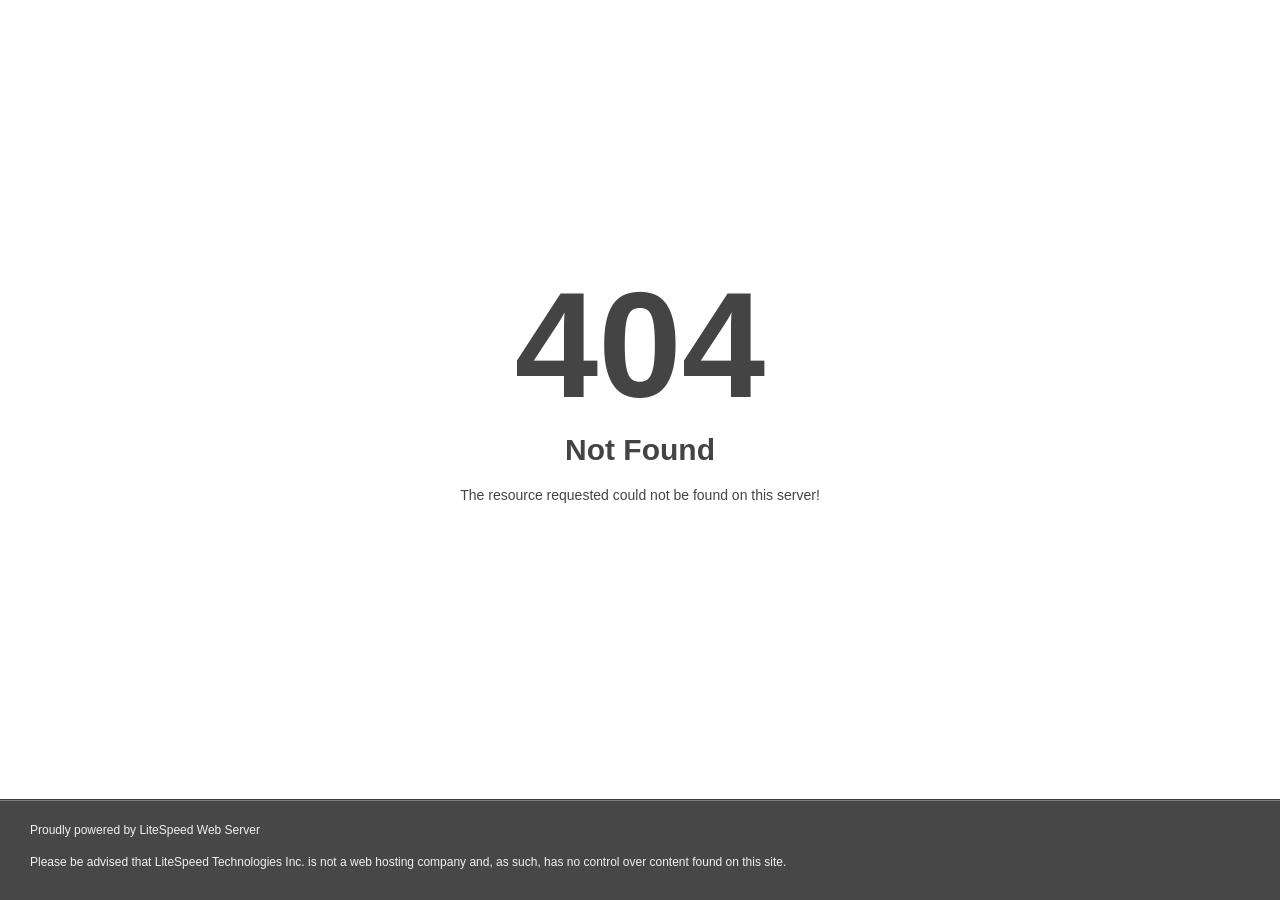
<file: assets/images/works/work-single-1/1920x1080_w01-01.html>
<!DOCTYPE html>
<html style="height:100%">
<head>
<meta name="viewport" content="width=device-width, initial-scale=1, shrink-to-fit=no" />
<title> 404 Not Found
</title><style>@media (prefers-color-scheme:dark){body{background-color:#000!important}}</style></head>
<body style="color: #444; margin:0;font: normal 14px/20px Arial, Helvetica, sans-serif; height:100%; background-color: #fff;">
<div style="height:auto; min-height:100%; ">     <div style="text-align: center; width:800px; margin-left: -400px; position:absolute; top: 30%; left:50%;">
        <h1 style="margin:0; font-size:150px; line-height:150px; font-weight:bold;">404</h1>
<h2 style="margin-top:20px;font-size: 30px;">Not Found
</h2>
<p>The resource requested could not be found on this server!</p>
</div></div><div style="color:#f0f0f0; font-size:12px;margin:auto;padding:0px 30px 0px 30px;position:relative;clear:both;height:100px;margin-top:-101px;background-color:#474747;border-top: 1px solid rgba(0,0,0,0.15);box-shadow: 0 1px 0 rgba(255, 255, 255, 0.3) inset;">
<br>Proudly powered by LiteSpeed Web Server<p>Please be advised that LiteSpeed Technologies Inc. is not a web hosting company and, as such, has no control over content found on this site.</p></div></body></html>
</file>
<file: assets/css/plugins/nice-select.css>
.nice-select {
  -webkit-tap-highlight-color: transparent;
  color: #000;
  background-color: #fff;
  border-radius: 5px;
  border: solid 1px #e8e8e8;
  -webkit-box-sizing: border-box;
          box-sizing: border-box;
  clear: both;
  cursor: pointer;
  display: block;
  float: left;
  font-family: inherit;
  font-size: 16px;
  font-weight: normal;
  height: 42px;
  line-height: 40px;
  outline: none;
  padding-left: 20px;
  padding-right: 44px;
  position: relative;
  text-align: left !important;
  -webkit-transition: all 0.2s ease-in-out;
  transition: all 0.2s ease-in-out;
  -webkit-user-select: none;
  -moz-user-select: none;
  -ms-user-select: none;
  user-select: none;
  white-space: nowrap;
  width: auto;
}
/* .nice-select:hover {
  background-color: var(--rs-theme-primary);
} */
.style-2 .nice-select:hover {
  background-color: var(--rs-theme-primary);
  color: var(--rs-white);
}
.style-2:hover .nice-select::after {
  color: var(--rs-white);
}

.nice-select:active,
.nice-select.open,
.nice-select:focus {
  /* border-color: #999; */
  border-color: 0;
}
.nice-select:after {
  display: block;
  height: auto;
  pointer-events: none;
  position: absolute;
  inset-inline-end: 20px;
  top: 50%;
  -webkit-transition: all 0.15s ease-in-out;
  transition: all 0.15s ease-in-out;
  content: "\f107";
  font-family: "Font Awesome 6 Pro";
  font-size: 16px;
  -webkit-transform: translateY(-50%);
      -ms-transform: translateY(-50%);
          transform: translateY(-50%);
  margin-top: 0;
  height: auto;
  width: auto;
  color: #666;
  -webkit-transition: 0.3s;
  transition: 0.3s;
}
.is-white .nice-select span {
  color: var(--rs-white);
}
.is-white .nice-select::after {
  color: var(--rs-white);
}
.is-white:hover .nice-select::after {
  color: var(--rs-white);
}

.nice-select.open:after {
  -webkit-transform: translateY(-50%) rotate(-180deg);
  -ms-transform: translateY(-50%) rotate(-180deg);
  transform: translateY(-50%) rotate(-180deg);
}
.nice-select.open .list {
  opacity: 1;
  pointer-events: auto;
  -webkit-transform: scale(1) translateY(0);
  -ms-transform: scale(1) translateY(0);
  transform: scale(1) translateY(0);
}
.df-input-field .nice-select.open .list {
  width: 100%;
}
.nice-select.disabled {
  border-color: #ededed;
  color: #999;
  pointer-events: none;
}
.nice-select.disabled:after {
  border-color: #cccccc;
}
.nice-select.wide {
  width: 100%;
}
.nice-select.wide .list {
  left: 0 !important;
  right: 0 !important;
}
.nice-select.right {
  float: right;
}
.nice-select.right .list {
  left: auto;
  right: 0;
}
.nice-select.small {
  font-size: 12px;
  height: 36px;
  line-height: 34px;
}
.nice-select.small:after {
  height: 4px;
  width: 4px;
}
.nice-select.small .option {
  line-height: 34px;
  min-height: 34px;
}
.nice-select .list {
  color: var(--rs-black);
  background-color: #fff;
  border-radius: 5px;
  -webkit-box-shadow: 0 0 0 1px rgba(68, 68, 68, 0.11);
          box-shadow: 0 0 0 1px rgba(68, 68, 68, 0.11);
  -webkit-box-sizing: border-box;
          box-sizing: border-box;
  margin-top: 4px;
  opacity: 0;
  overflow: hidden;
  padding: 0;
  pointer-events: none;
  position: absolute;
  top: 100%;
  left: 0;
  -webkit-transform-origin: 50% 0;
  -ms-transform-origin: 50% 0;
  transform-origin: 50% 0;
  -webkit-transform: scale(0.75) translateY(-21px);
  -ms-transform: scale(0.75) translateY(-21px);
  transform: scale(0.75) translateY(-21px);
  -webkit-transition: all 0.2s cubic-bezier(0.5, 0, 0, 1.25),
    opacity 0.15s ease-out;
  -webkit-transition: all 0.2s cubic-bezier(0.5, 0, 0, 1.25), opacity 0.15s ease-out;
  transition: all 0.2s cubic-bezier(0.5, 0, 0, 1.25), opacity 0.15s ease-out;
  z-index: 9;
}
.nice-select .list:hover .option:not(:hover) {
  background-color: transparent !important;
}
.nice-select .option {
  cursor: pointer;
  font-weight: 400;
  line-height: 40px;
  list-style: none;
  min-height: 40px;
  outline: none;
  -webkit-padding-start: 18px;
     -moz-padding-start: 18px;
          padding-inline-start: 18px;
  -webkit-padding-end: 29px;
     -moz-padding-end: 29px;
          padding-inline-end: 29px;
  text-align: start;
  -webkit-transition: all 0.2s;
  transition: all 0.2s;
  color: #787878;
}
/* .nice-select .option:hover,
.nice-select .option.focus,
.nice-select .option.selected.focus {
  background-color: #f6f6f6;
} */
.nice-select .option.selected {
  font-weight: bold;
}
.nice-select .option.disabled {
  background-color: transparent;
  color: #999;
  cursor: default;
}

.no-csspointerevents .nice-select .list {
  display: none;
}

.no-csspointerevents .nice-select.open .list {
  display: block;
}
</file>
<file: assets/css/vendor/spacing.css>
.mt-5 {
    margin-top: 5px !important
}

.mt-10 {
    margin-top: 10px
}

.mt-15 {
    margin-top: 15px
}

.mt-20 {
    margin-top: 20px
}

.mt-25 {
    margin-top: 25px
}

.mt-30 {
    margin-top: 30px
}

.mt-35 {
    margin-top: 35px
}

.mt-40 {
    margin-top: 40px
}

.mt-45 {
    margin-top: 45px
}

.mt-50 {
    margin-top: 50px
}

.mt-55 {
    margin-top: 55px
}

.mt-60 {
    margin-top: 60px
}

.mt-65 {
    margin-top: 65px
}

.mt-70 {
    margin-top: 70px
}

.mt-75 {
    margin-top: 75px
}

.mt-80 {
    margin-top: 80px
}

.mt-85 {
    margin-top: 85px
}

.mt-90 {
    margin-top: 90px
}

.mt-95 {
    margin-top: 95px
}

.mt-100 {
    margin-top: 100px
}

.mt-105 {
    margin-top: 105px
}

.mt-110 {
    margin-top: 110px
}

.mt-115 {
    margin-top: 115px
}

.mt-120 {
    margin-top: 120px
}

.mt-125 {
    margin-top: 125px
}

.mt-130 {
    margin-top: 130px
}

.mt-135 {
    margin-top: 135px
}

.mt-140 {
    margin-top: 140px
}

.mt-145 {
    margin-top: 145px
}

.mt-150 {
    margin-top: 150px
}

.mt-155 {
    margin-top: 155px
}

.mt-160 {
    margin-top: 160px
}

.mt-165 {
    margin-top: 165px
}

.mt-170 {
    margin-top: 170px
}

.mt-175 {
    margin-top: 175px
}

.mt-180 {
    margin-top: 180px
}

.mt-185 {
    margin-top: 185px
}

.mt-190 {
    margin-top: 190px
}

.mt-195 {
    margin-top: 195px
}

.mt-200 {
    margin-top: 200px
}

.mb-5 {
    margin-bottom: 5px !important
}

.mb-10 {
    margin-bottom: 10px
}

.mb-15 {
    margin-bottom: 15px
}

.mb-20 {
    margin-bottom: 20px
}

.mb-25 {
    margin-bottom: 25px
}

.mb-30 {
    margin-bottom: 30px
}

.mb-35 {
    margin-bottom: 35px
}

.mb-40 {
    margin-bottom: 40px
}

.mb-45 {
    margin-bottom: 45px
}

.mb-50 {
    margin-bottom: 50px
}

.mb-55 {
    margin-bottom: 55px
}

.mb-60 {
    margin-bottom: 60px
}

.mb-65 {
    margin-bottom: 65px
}

.mb-70 {
    margin-bottom: 70px
}

.mb-75 {
    margin-bottom: 75px
}

.mb-80 {
    margin-bottom: 80px
}

.mb-85 {
    margin-bottom: 85px
}

.mb-90 {
    margin-bottom: 90px
}

.mb-95 {
    margin-bottom: 95px
}

.mb-100 {
    margin-bottom: 100px
}

.mb-105 {
    margin-bottom: 105px
}

.mb-110 {
    margin-bottom: 110px
}

.mb-115 {
    margin-bottom: 115px
}

.mb-120 {
    margin-bottom: 120px
}

.mb-125 {
    margin-bottom: 125px
}

.mb-130 {
    margin-bottom: 130px
}

.mb-135 {
    margin-bottom: 135px
}

.mb-140 {
    margin-bottom: 140px
}

.mb-145 {
    margin-bottom: 145px
}

.mb-150 {
    margin-bottom: 150px
}

.mb-155 {
    margin-bottom: 155px
}

.mb-160 {
    margin-bottom: 160px
}

.mb-165 {
    margin-bottom: 165px
}

.mb-170 {
    margin-bottom: 170px
}

.mb-175 {
    margin-bottom: 175px
}

.mb-180 {
    margin-bottom: 180px
}

.mb-185 {
    margin-bottom: 185px
}

.mb-190 {
    margin-bottom: 190px
}

.mb-195 {
    margin-bottom: 195px
}

.mb-200 {
    margin-bottom: 200px
}

.ml-5 {
    -webkit-margin-start: 5px;
    -moz-margin-start: 5px;
    margin-inline-start: 5px
}

.ml-10 {
    -webkit-margin-start: 10px;
    -moz-margin-start: 10px;
    margin-inline-start: 10px
}

.ml-15 {
    -webkit-margin-start: 15px;
    -moz-margin-start: 15px;
    margin-inline-start: 15px
}

.ml-20 {
    -webkit-margin-start: 20px;
    -moz-margin-start: 20px;
    margin-inline-start: 20px
}

.ml-25 {
    -webkit-margin-start: 25px;
    -moz-margin-start: 25px;
    margin-inline-start: 25px
}

.ml-30 {
    -webkit-margin-start: 30px;
    -moz-margin-start: 30px;
    margin-inline-start: 30px
}

.ml-35 {
    -webkit-margin-start: 35px;
    -moz-margin-start: 35px;
    margin-inline-start: 35px
}

.ml-40 {
    -webkit-margin-start: 40px;
    -moz-margin-start: 40px;
    margin-inline-start: 40px
}

.ml-45 {
    -webkit-margin-start: 45px;
    -moz-margin-start: 45px;
    margin-inline-start: 45px
}

.ml-50 {
    -webkit-margin-start: 50px;
    -moz-margin-start: 50px;
    margin-inline-start: 50px
}

.ml-55 {
    -webkit-margin-start: 55px;
    -moz-margin-start: 55px;
    margin-inline-start: 55px
}

.ml-60 {
    -webkit-margin-start: 60px;
    -moz-margin-start: 60px;
    margin-inline-start: 60px
}

.ml-65 {
    -webkit-margin-start: 65px;
    -moz-margin-start: 65px;
    margin-inline-start: 65px
}

.ml-70 {
    -webkit-margin-start: 70px;
    -moz-margin-start: 70px;
    margin-inline-start: 70px
}

.ml-75 {
    -webkit-margin-start: 75px;
    -moz-margin-start: 75px;
    margin-inline-start: 75px
}

.ml-80 {
    -webkit-margin-start: 80px;
    -moz-margin-start: 80px;
    margin-inline-start: 80px
}

.ml-85 {
    -webkit-margin-start: 85px;
    -moz-margin-start: 85px;
    margin-inline-start: 85px
}

.ml-90 {
    -webkit-margin-start: 90px;
    -moz-margin-start: 90px;
    margin-inline-start: 90px
}

.ml-95 {
    -webkit-margin-start: 95px;
    -moz-margin-start: 95px;
    margin-inline-start: 95px
}

.ml-100 {
    -webkit-margin-start: 100px;
    -moz-margin-start: 100px;
    margin-inline-start: 100px
}

.ml-105 {
    -webkit-margin-start: 105px;
    -moz-margin-start: 105px;
    margin-inline-start: 105px
}

.ml-110 {
    -webkit-margin-start: 110px;
    -moz-margin-start: 110px;
    margin-inline-start: 110px
}

.ml-115 {
    -webkit-margin-start: 115px;
    -moz-margin-start: 115px;
    margin-inline-start: 115px
}

.ml-120 {
    -webkit-margin-start: 120px;
    -moz-margin-start: 120px;
    margin-inline-start: 120px
}

.ml-125 {
    -webkit-margin-start: 125px;
    -moz-margin-start: 125px;
    margin-inline-start: 125px
}

.ml-130 {
    -webkit-margin-start: 130px;
    -moz-margin-start: 130px;
    margin-inline-start: 130px
}

.ml-135 {
    -webkit-margin-start: 135px;
    -moz-margin-start: 135px;
    margin-inline-start: 135px
}

.ml-140 {
    -webkit-margin-start: 140px;
    -moz-margin-start: 140px;
    margin-inline-start: 140px
}

.ml-145 {
    -webkit-margin-start: 145px;
    -moz-margin-start: 145px;
    margin-inline-start: 145px
}

.ml-150 {
    -webkit-margin-start: 150px;
    -moz-margin-start: 150px;
    margin-inline-start: 150px
}

.ml-155 {
    -webkit-margin-start: 155px;
    -moz-margin-start: 155px;
    margin-inline-start: 155px
}

.ml-160 {
    -webkit-margin-start: 160px;
    -moz-margin-start: 160px;
    margin-inline-start: 160px
}

.ml-165 {
    -webkit-margin-start: 165px;
    -moz-margin-start: 165px;
    margin-inline-start: 165px
}

.ml-170 {
    -webkit-margin-start: 170px;
    -moz-margin-start: 170px;
    margin-inline-start: 170px
}

.ml-175 {
    -webkit-margin-start: 175px;
    -moz-margin-start: 175px;
    margin-inline-start: 175px
}

.ml-180 {
    -webkit-margin-start: 180px;
    -moz-margin-start: 180px;
    margin-inline-start: 180px
}

.ml-185 {
    -webkit-margin-start: 185px;
    -moz-margin-start: 185px;
    margin-inline-start: 185px
}

.ml-190 {
    -webkit-margin-start: 190px;
    -moz-margin-start: 190px;
    margin-inline-start: 190px
}

.ml-195 {
    -webkit-margin-start: 195px;
    -moz-margin-start: 195px;
    margin-inline-start: 195px
}

.ml-200 {
    -webkit-margin-start: 200px;
    -moz-margin-start: 200px;
    margin-inline-start: 200px
}

.mr-5 {
    -webkit-margin-end: 5px;
    -moz-margin-end: 5px;
    margin-inline-end: 5px
}

.mr-10 {
    -webkit-margin-end: 10px;
    -moz-margin-end: 10px;
    margin-inline-end: 10px
}

.mr-15 {
    -webkit-margin-end: 15px;
    -moz-margin-end: 15px;
    margin-inline-end: 15px
}

.mr-20 {
    -webkit-margin-end: 20px;
    -moz-margin-end: 20px;
    margin-inline-end: 20px
}

.mr-25 {
    -webkit-margin-end: 25px;
    -moz-margin-end: 25px;
    margin-inline-end: 25px
}

.mr-30 {
    -webkit-margin-end: 30px;
    -moz-margin-end: 30px;
    margin-inline-end: 30px
}

.mr-35 {
    -webkit-margin-end: 35px;
    -moz-margin-end: 35px;
    margin-inline-end: 35px
}

.mr-40 {
    -webkit-margin-end: 40px;
    -moz-margin-end: 40px;
    margin-inline-end: 40px
}

.mr-45 {
    -webkit-margin-end: 45px;
    -moz-margin-end: 45px;
    margin-inline-end: 45px
}

.mr-50 {
    -webkit-margin-end: 50px;
    -moz-margin-end: 50px;
    margin-inline-end: 50px
}

.mr-55 {
    -webkit-margin-end: 55px;
    -moz-margin-end: 55px;
    margin-inline-end: 55px
}

.mr-60 {
    -webkit-margin-end: 60px;
    -moz-margin-end: 60px;
    margin-inline-end: 60px
}

.mr-65 {
    -webkit-margin-end: 65px;
    -moz-margin-end: 65px;
    margin-inline-end: 65px
}

.mr-70 {
    -webkit-margin-end: 70px;
    -moz-margin-end: 70px;
    margin-inline-end: 70px
}

.mr-75 {
    -webkit-margin-end: 75px;
    -moz-margin-end: 75px;
    margin-inline-end: 75px
}

.mr-80 {
    -webkit-margin-end: 80px;
    -moz-margin-end: 80px;
    margin-inline-end: 80px
}

.mr-85 {
    -webkit-margin-end: 85px;
    -moz-margin-end: 85px;
    margin-inline-end: 85px
}

.mr-90 {
    -webkit-margin-end: 90px;
    -moz-margin-end: 90px;
    margin-inline-end: 90px
}

.mr-95 {
    -webkit-margin-end: 95px;
    -moz-margin-end: 95px;
    margin-inline-end: 95px
}

.mr-100 {
    -webkit-margin-end: 100px;
    -moz-margin-end: 100px;
    margin-inline-end: 100px
}

.mr-105 {
    -webkit-margin-end: 105px;
    -moz-margin-end: 105px;
    margin-inline-end: 105px
}

.mr-110 {
    -webkit-margin-end: 110px;
    -moz-margin-end: 110px;
    margin-inline-end: 110px
}

.mr-115 {
    -webkit-margin-end: 115px;
    -moz-margin-end: 115px;
    margin-inline-end: 115px
}

.mr-120 {
    -webkit-margin-end: 120px;
    -moz-margin-end: 120px;
    margin-inline-end: 120px
}

.mr-125 {
    -webkit-margin-end: 125px;
    -moz-margin-end: 125px;
    margin-inline-end: 125px
}

.mr-130 {
    -webkit-margin-end: 130px;
    -moz-margin-end: 130px;
    margin-inline-end: 130px
}

.mr-135 {
    -webkit-margin-end: 135px;
    -moz-margin-end: 135px;
    margin-inline-end: 135px
}

.mr-140 {
    -webkit-margin-end: 140px;
    -moz-margin-end: 140px;
    margin-inline-end: 140px
}

.mr-145 {
    -webkit-margin-end: 145px;
    -moz-margin-end: 145px;
    margin-inline-end: 145px
}

.mr-150 {
    -webkit-margin-end: 150px;
    -moz-margin-end: 150px;
    margin-inline-end: 150px
}

.mr-155 {
    -webkit-margin-end: 155px;
    -moz-margin-end: 155px;
    margin-inline-end: 155px
}

.mr-160 {
    -webkit-margin-end: 160px;
    -moz-margin-end: 160px;
    margin-inline-end: 160px
}

.mr-165 {
    -webkit-margin-end: 165px;
    -moz-margin-end: 165px;
    margin-inline-end: 165px
}

.mr-170 {
    -webkit-margin-end: 170px;
    -moz-margin-end: 170px;
    margin-inline-end: 170px
}

.mr-175 {
    -webkit-margin-end: 175px;
    -moz-margin-end: 175px;
    margin-inline-end: 175px
}

.mr-180 {
    -webkit-margin-end: 180px;
    -moz-margin-end: 180px;
    margin-inline-end: 180px
}

.mr-185 {
    -webkit-margin-end: 185px;
    -moz-margin-end: 185px;
    margin-inline-end: 185px
}

.mr-190 {
    -webkit-margin-end: 190px;
    -moz-margin-end: 190px;
    margin-inline-end: 190px
}

.mr-195 {
    -webkit-margin-end: 195px;
    -moz-margin-end: 195px;
    margin-inline-end: 195px
}

.mr-200 {
    -webkit-margin-end: 200px;
    -moz-margin-end: 200px;
    margin-inline-end: 200px
}

.pt-5 {
    padding-top: 5px !important
}

.pt-10 {
    padding-top: 10px
}

.pt-15 {
    padding-top: 15px
}

.pt-20 {
    padding-top: 20px
}

.pt-25 {
    padding-top: 25px
}

.pt-30 {
    padding-top: 30px
}

.pt-35 {
    padding-top: 35px
}

.pt-40 {
    padding-top: 40px
}

.pt-45 {
    padding-top: 45px
}

.pt-50 {
    padding-top: 50px
}

.pt-55 {
    padding-top: 55px
}

.pt-60 {
    padding-top: 60px
}

.pt-65 {
    padding-top: 65px
}

.pt-70 {
    padding-top: 70px
}

.pt-75 {
    padding-top: 75px
}

.pt-80 {
    padding-top: 80px
}

.pt-85 {
    padding-top: 85px
}

.pt-90 {
    padding-top: 90px
}

.pt-95 {
    padding-top: 95px
}

.pt-100 {
    padding-top: 100px
}

.pt-105 {
    padding-top: 105px
}

.pt-110 {
    padding-top: 110px
}

.pt-115 {
    padding-top: 115px
}

.pt-120 {
    padding-top: 120px
}

.pt-125 {
    padding-top: 125px
}

.pt-130 {
    padding-top: 130px
}

.pt-135 {
    padding-top: 135px
}

.pt-140 {
    padding-top: 140px
}

.pt-145 {
    padding-top: 145px
}

.pt-150 {
    padding-top: 150px
}

.pt-155 {
    padding-top: 155px
}

.pt-160 {
    padding-top: 160px
}

.pt-165 {
    padding-top: 165px
}

.pt-170 {
    padding-top: 170px
}

.pt-175 {
    padding-top: 175px
}

.pt-180 {
    padding-top: 180px
}

.pt-185 {
    padding-top: 185px
}

.pt-190 {
    padding-top: 190px
}

.pt-195 {
    padding-top: 195px
}

.pt-200 {
    padding-top: 200px
}

.pb-5 {
    padding-bottom: 5px !important
}

.pb-10 {
    padding-bottom: 10px
}

.pb-15 {
    padding-bottom: 15px
}

.pb-20 {
    padding-bottom: 20px
}

.pb-25 {
    padding-bottom: 25px
}

.pb-30 {
    padding-bottom: 30px
}

.pb-35 {
    padding-bottom: 35px
}

.pb-40 {
    padding-bottom: 40px
}

.pb-45 {
    padding-bottom: 45px
}

.pb-50 {
    padding-bottom: 50px
}

.pb-55 {
    padding-bottom: 55px
}

.pb-60 {
    padding-bottom: 60px
}

.pb-65 {
    padding-bottom: 65px
}

.pb-70 {
    padding-bottom: 70px
}

.pb-75 {
    padding-bottom: 75px
}

.pb-80 {
    padding-bottom: 80px
}

.pb-85 {
    padding-bottom: 85px
}

.pb-90 {
    padding-bottom: 90px
}

.pb-95 {
    padding-bottom: 95px
}

.pb-100 {
    padding-bottom: 100px
}

.pb-105 {
    padding-bottom: 105px
}

.pb-110 {
    padding-bottom: 110px
}

.pb-115 {
    padding-bottom: 115px
}

.pb-120 {
    padding-bottom: 120px
}

.pb-125 {
    padding-bottom: 125px
}

.pb-130 {
    padding-bottom: 130px
}

.pb-135 {
    padding-bottom: 135px
}

.pb-140 {
    padding-bottom: 140px
}

.pb-145 {
    padding-bottom: 145px
}

.pb-150 {
    padding-bottom: 150px
}

.pb-155 {
    padding-bottom: 155px
}

.pb-160 {
    padding-bottom: 160px
}

.pb-165 {
    padding-bottom: 165px
}

.pb-170 {
    padding-bottom: 170px
}

.pb-175 {
    padding-bottom: 175px
}

.pb-180 {
    padding-bottom: 180px
}

.pb-185 {
    padding-bottom: 185px
}

.pb-190 {
    padding-bottom: 190px
}

.pb-195 {
    padding-bottom: 195px
}

.pb-200 {
    padding-bottom: 200px
}

.pl-5 {
    -webkit-padding-start: 5px;
    -moz-padding-start: 5px;
    padding-inline-start: 5px
}

.pl-10 {
    -webkit-padding-start: 10px;
    -moz-padding-start: 10px;
    padding-inline-start: 10px
}

.pl-15 {
    -webkit-padding-start: 15px;
    -moz-padding-start: 15px;
    padding-inline-start: 15px
}

.pl-20 {
    -webkit-padding-start: 20px;
    -moz-padding-start: 20px;
    padding-inline-start: 20px
}

.pl-25 {
    -webkit-padding-start: 25px;
    -moz-padding-start: 25px;
    padding-inline-start: 25px
}

.pl-30 {
    -webkit-padding-start: 30px;
    -moz-padding-start: 30px;
    padding-inline-start: 30px
}

.pl-35 {
    -webkit-padding-start: 35px;
    -moz-padding-start: 35px;
    padding-inline-start: 35px
}

.pl-40 {
    -webkit-padding-start: 40px;
    -moz-padding-start: 40px;
    padding-inline-start: 40px
}

.pl-45 {
    -webkit-padding-start: 45px;
    -moz-padding-start: 45px;
    padding-inline-start: 45px
}

.pl-50 {
    -webkit-padding-start: 50px;
    -moz-padding-start: 50px;
    padding-inline-start: 50px
}

.pl-55 {
    -webkit-padding-start: 55px;
    -moz-padding-start: 55px;
    padding-inline-start: 55px
}

.pl-60 {
    -webkit-padding-start: 60px;
    -moz-padding-start: 60px;
    padding-inline-start: 60px
}

.pl-65 {
    -webkit-padding-start: 65px;
    -moz-padding-start: 65px;
    padding-inline-start: 65px
}

.pl-70 {
    -webkit-padding-start: 70px;
    -moz-padding-start: 70px;
    padding-inline-start: 70px
}

.pl-75 {
    -webkit-padding-start: 75px;
    -moz-padding-start: 75px;
    padding-inline-start: 75px
}

.pl-80 {
    -webkit-padding-start: 80px;
    -moz-padding-start: 80px;
    padding-inline-start: 80px
}

.pl-85 {
    -webkit-padding-start: 85px;
    -moz-padding-start: 85px;
    padding-inline-start: 85px
}

.pl-90 {
    -webkit-padding-start: 90px;
    -moz-padding-start: 90px;
    padding-inline-start: 90px
}

.pl-95 {
    -webkit-padding-start: 95px;
    -moz-padding-start: 95px;
    padding-inline-start: 95px
}

.pl-100 {
    -webkit-padding-start: 100px;
    -moz-padding-start: 100px;
    padding-inline-start: 100px
}

.pl-105 {
    -webkit-padding-start: 105px;
    -moz-padding-start: 105px;
    padding-inline-start: 105px
}

.pl-110 {
    -webkit-padding-start: 110px;
    -moz-padding-start: 110px;
    padding-inline-start: 110px
}

.pl-115 {
    -webkit-padding-start: 115px;
    -moz-padding-start: 115px;
    padding-inline-start: 115px
}

.pl-120 {
    -webkit-padding-start: 120px;
    -moz-padding-start: 120px;
    padding-inline-start: 120px
}

.pl-125 {
    -webkit-padding-start: 125px;
    -moz-padding-start: 125px;
    padding-inline-start: 125px
}

.pl-130 {
    -webkit-padding-start: 130px;
    -moz-padding-start: 130px;
    padding-inline-start: 130px
}

.pl-135 {
    -webkit-padding-start: 135px;
    -moz-padding-start: 135px;
    padding-inline-start: 135px
}

.pl-140 {
    -webkit-padding-start: 140px;
    -moz-padding-start: 140px;
    padding-inline-start: 140px
}

.pl-145 {
    -webkit-padding-start: 145px;
    -moz-padding-start: 145px;
    padding-inline-start: 145px
}

.pl-150 {
    -webkit-padding-start: 150px;
    -moz-padding-start: 150px;
    padding-inline-start: 150px
}

.pl-155 {
    -webkit-padding-start: 155px;
    -moz-padding-start: 155px;
    padding-inline-start: 155px
}

.pl-160 {
    -webkit-padding-start: 160px;
    -moz-padding-start: 160px;
    padding-inline-start: 160px
}

.pl-165 {
    -webkit-padding-start: 165px;
    -moz-padding-start: 165px;
    padding-inline-start: 165px
}

.pl-170 {
    -webkit-padding-start: 170px;
    -moz-padding-start: 170px;
    padding-inline-start: 170px
}

.pl-175 {
    -webkit-padding-start: 175px;
    -moz-padding-start: 175px;
    padding-inline-start: 175px
}

.pl-180 {
    -webkit-padding-start: 180px;
    -moz-padding-start: 180px;
    padding-inline-start: 180px
}

.pl-185 {
    -webkit-padding-start: 185px;
    -moz-padding-start: 185px;
    padding-inline-start: 185px
}

.pl-190 {
    -webkit-padding-start: 190px;
    -moz-padding-start: 190px;
    padding-inline-start: 190px
}

.pl-195 {
    -webkit-padding-start: 195px;
    -moz-padding-start: 195px;
    padding-inline-start: 195px
}

.pl-200 {
    -webkit-padding-start: 200px;
    -moz-padding-start: 200px;
    padding-inline-start: 200px
}

.pr-5 {
    -webkit-padding-end: 5px;
    -moz-padding-end: 5px;
    padding-inline-end: 5px
}

.pr-10 {
    -webkit-padding-end: 10px;
    -moz-padding-end: 10px;
    padding-inline-end: 10px
}

.pr-15 {
    -webkit-padding-end: 15px;
    -moz-padding-end: 15px;
    padding-inline-end: 15px
}

.pr-20 {
    -webkit-padding-end: 20px;
    -moz-padding-end: 20px;
    padding-inline-end: 20px
}

.pr-25 {
    -webkit-padding-end: 25px;
    -moz-padding-end: 25px;
    padding-inline-end: 25px
}

.pr-30 {
    -webkit-padding-end: 30px;
    -moz-padding-end: 30px;
    padding-inline-end: 30px
}

.pr-35 {
    -webkit-padding-end: 35px;
    -moz-padding-end: 35px;
    padding-inline-end: 35px
}

.pr-40 {
    -webkit-padding-end: 40px;
    -moz-padding-end: 40px;
    padding-inline-end: 40px
}

.pr-45 {
    -webkit-padding-end: 45px;
    -moz-padding-end: 45px;
    padding-inline-end: 45px
}

.pr-50 {
    -webkit-padding-end: 50px;
    -moz-padding-end: 50px;
    padding-inline-end: 50px
}

.pr-55 {
    -webkit-padding-end: 55px;
    -moz-padding-end: 55px;
    padding-inline-end: 55px
}

.pr-60 {
    -webkit-padding-end: 60px;
    -moz-padding-end: 60px;
    padding-inline-end: 60px
}

.pr-65 {
    -webkit-padding-end: 65px;
    -moz-padding-end: 65px;
    padding-inline-end: 65px
}

.pr-70 {
    -webkit-padding-end: 70px;
    -moz-padding-end: 70px;
    padding-inline-end: 70px
}

.pr-75 {
    -webkit-padding-end: 75px;
    -moz-padding-end: 75px;
    padding-inline-end: 75px
}

.pr-80 {
    -webkit-padding-end: 80px;
    -moz-padding-end: 80px;
    padding-inline-end: 80px
}

.pr-85 {
    -webkit-padding-end: 85px;
    -moz-padding-end: 85px;
    padding-inline-end: 85px
}

.pr-90 {
    -webkit-padding-end: 90px;
    -moz-padding-end: 90px;
    padding-inline-end: 90px
}

.pr-95 {
    -webkit-padding-end: 95px;
    -moz-padding-end: 95px;
    padding-inline-end: 95px
}

.pr-100 {
    -webkit-padding-end: 100px;
    -moz-padding-end: 100px;
    padding-inline-end: 100px
}

.pr-105 {
    -webkit-padding-end: 105px;
    -moz-padding-end: 105px;
    padding-inline-end: 105px
}

.pr-110 {
    -webkit-padding-end: 110px;
    -moz-padding-end: 110px;
    padding-inline-end: 110px
}

.pr-115 {
    -webkit-padding-end: 115px;
    -moz-padding-end: 115px;
    padding-inline-end: 115px
}

.pr-120 {
    -webkit-padding-end: 120px;
    -moz-padding-end: 120px;
    padding-inline-end: 120px
}

.pr-125 {
    -webkit-padding-end: 125px;
    -moz-padding-end: 125px;
    padding-inline-end: 125px
}

.pr-130 {
    -webkit-padding-end: 130px;
    -moz-padding-end: 130px;
    padding-inline-end: 130px
}

.pr-135 {
    -webkit-padding-end: 135px;
    -moz-padding-end: 135px;
    padding-inline-end: 135px
}

.pr-140 {
    -webkit-padding-end: 140px;
    -moz-padding-end: 140px;
    padding-inline-end: 140px
}

.pr-145 {
    -webkit-padding-end: 145px;
    -moz-padding-end: 145px;
    padding-inline-end: 145px
}

.pr-150 {
    -webkit-padding-end: 150px;
    -moz-padding-end: 150px;
    padding-inline-end: 150px
}

.pr-155 {
    -webkit-padding-end: 155px;
    -moz-padding-end: 155px;
    padding-inline-end: 155px
}

.pr-160 {
    -webkit-padding-end: 160px;
    -moz-padding-end: 160px;
    padding-inline-end: 160px
}

.pr-165 {
    -webkit-padding-end: 165px;
    -moz-padding-end: 165px;
    padding-inline-end: 165px
}

.pr-170 {
    -webkit-padding-end: 170px;
    -moz-padding-end: 170px;
    padding-inline-end: 170px
}

.pr-175 {
    -webkit-padding-end: 175px;
    -moz-padding-end: 175px;
    padding-inline-end: 175px
}

.pr-180 {
    -webkit-padding-end: 180px;
    -moz-padding-end: 180px;
    padding-inline-end: 180px
}

.pr-185 {
    -webkit-padding-end: 185px;
    -moz-padding-end: 185px;
    padding-inline-end: 185px
}

.pr-190 {
    -webkit-padding-end: 190px;
    -moz-padding-end: 190px;
    padding-inline-end: 190px
}

.pr-195 {
    -webkit-padding-end: 195px;
    -moz-padding-end: 195px;
    padding-inline-end: 195px
}

.pr-200 {
    -webkit-padding-end: 200px;
    -moz-padding-end: 200px;
    padding-inline-end: 200px
}
</file>
